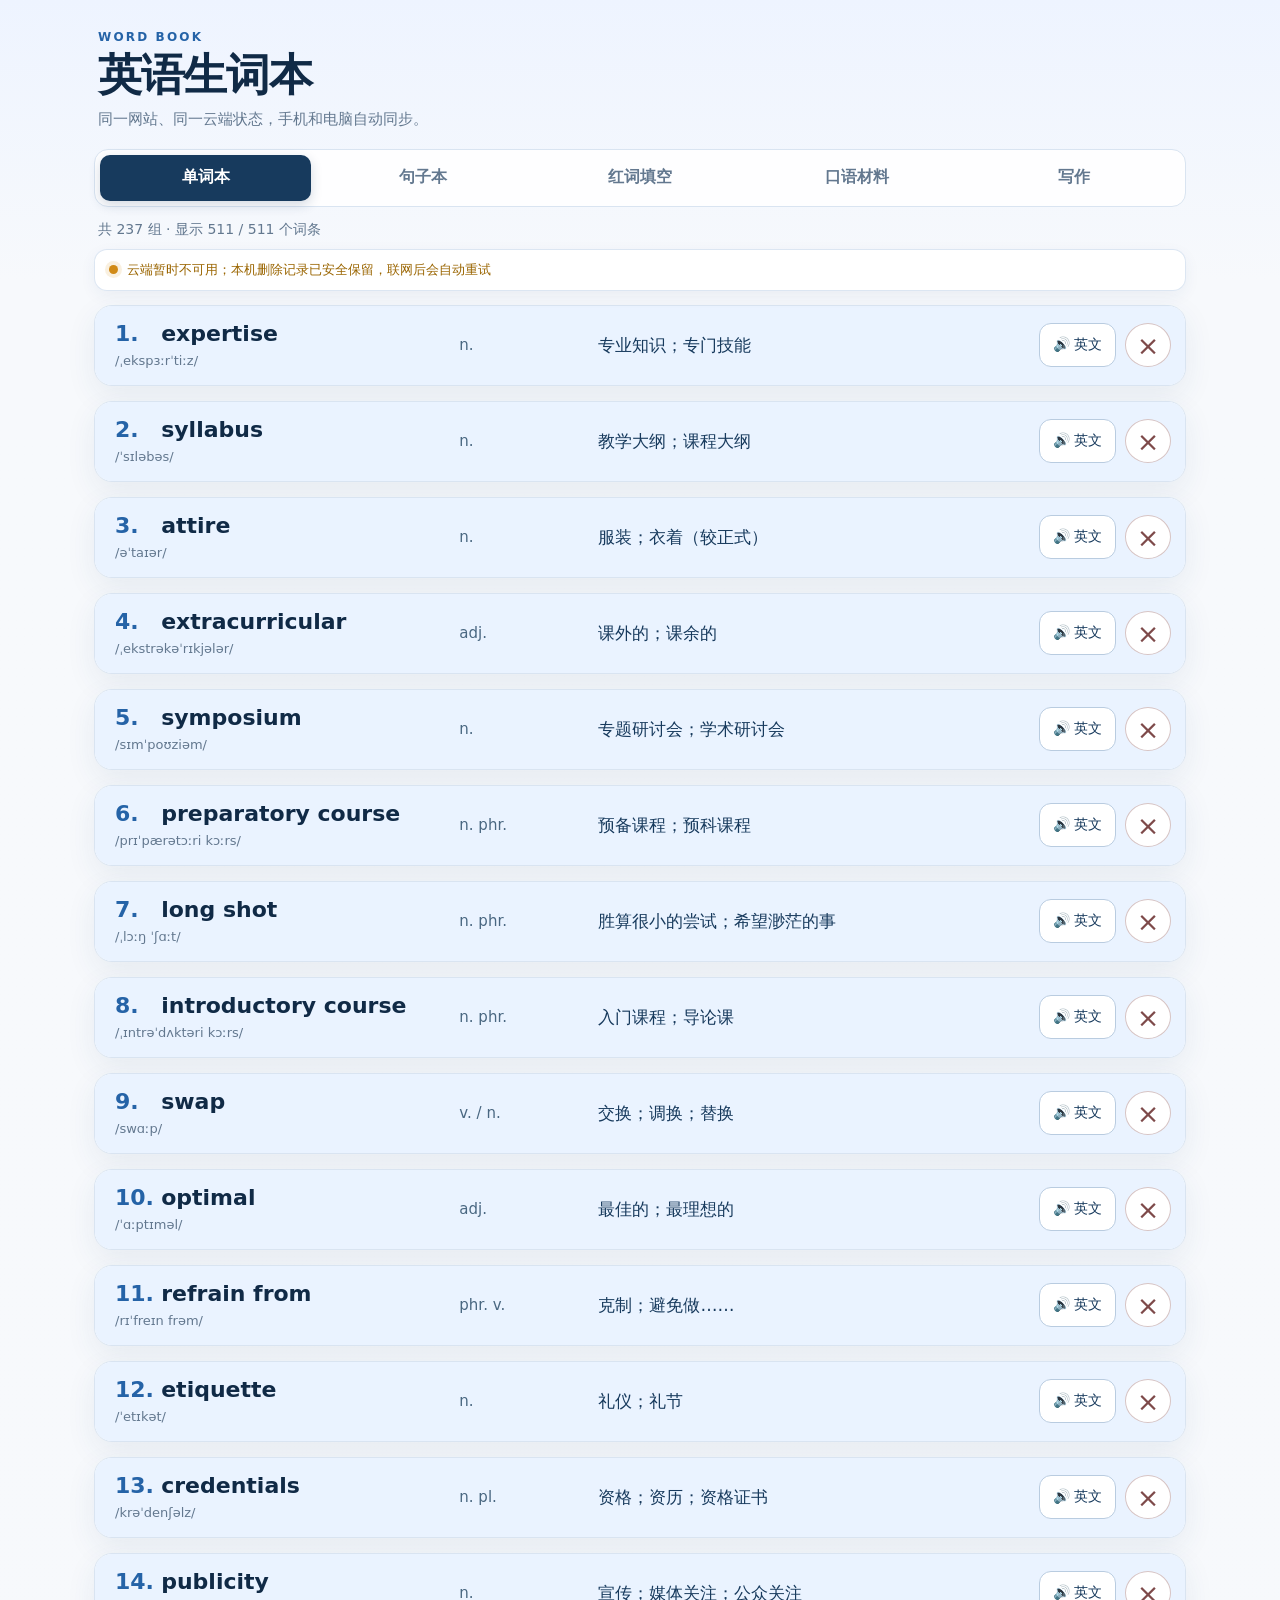
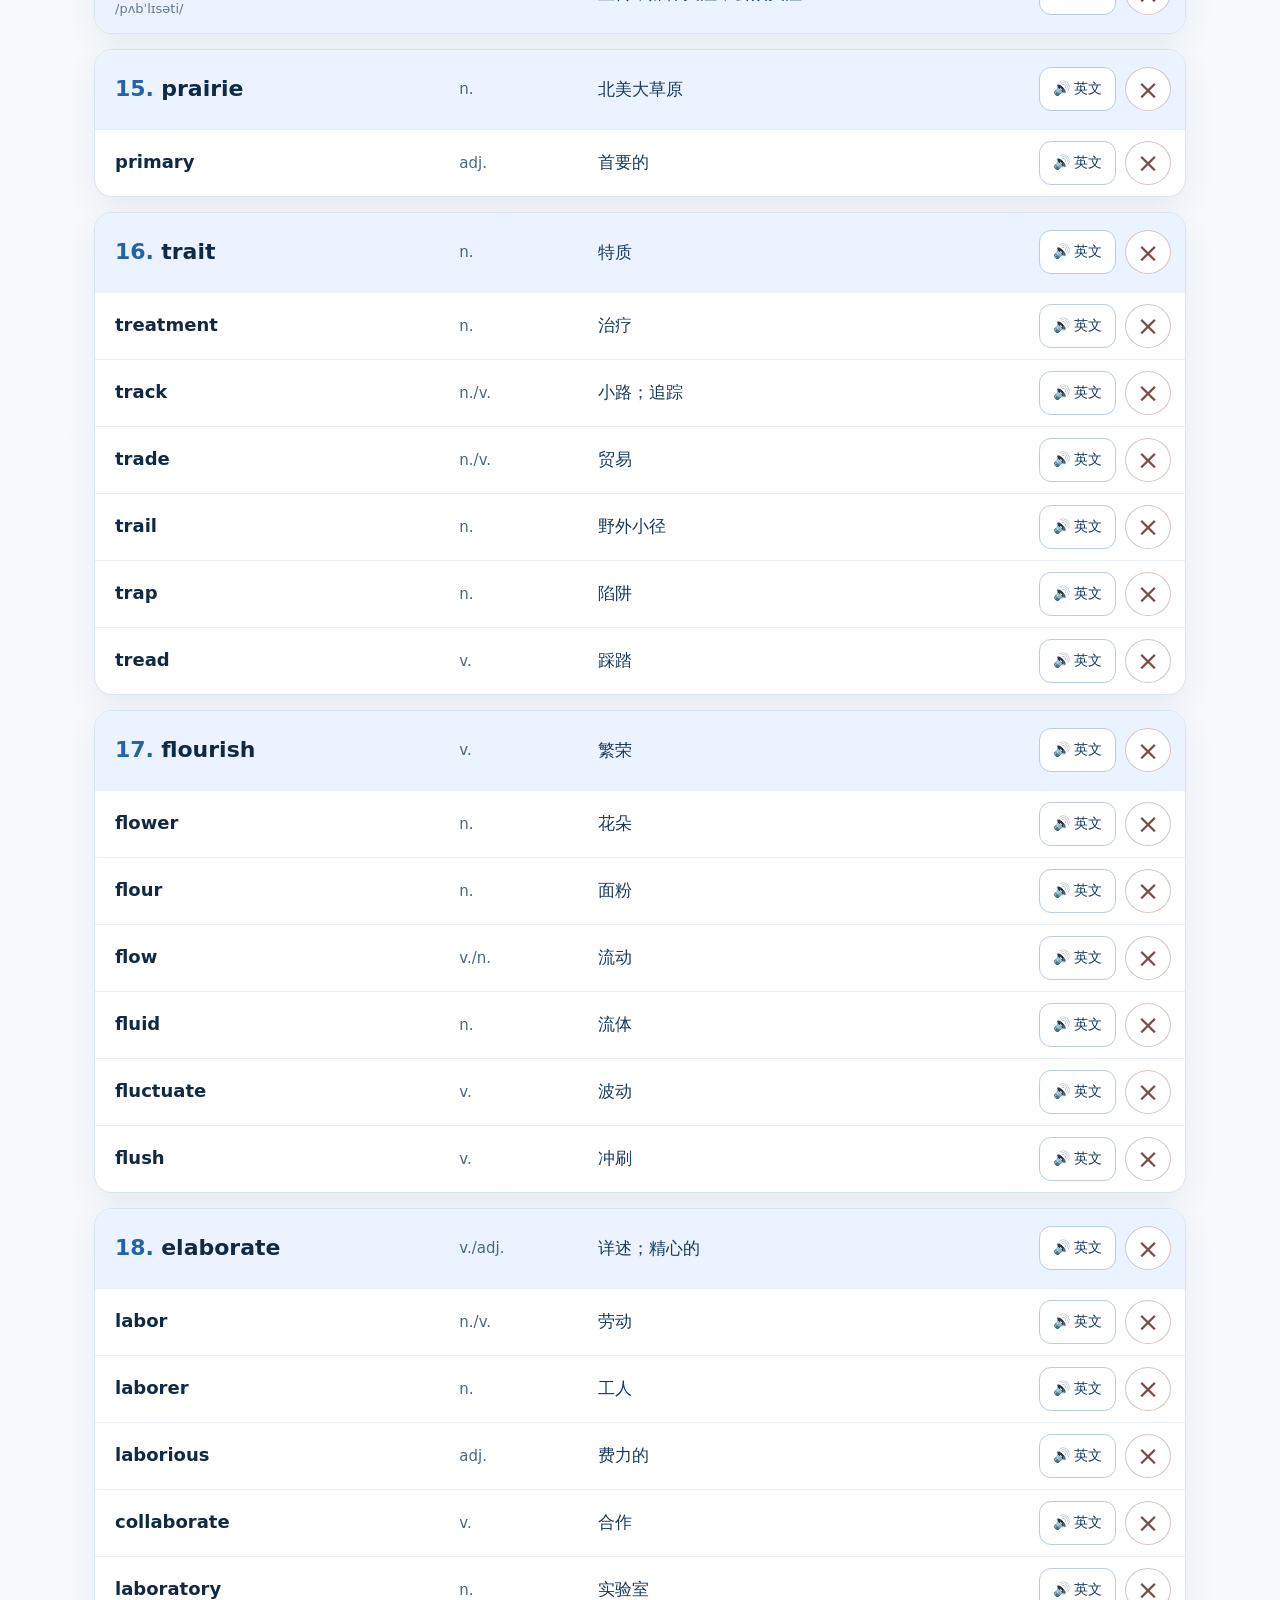
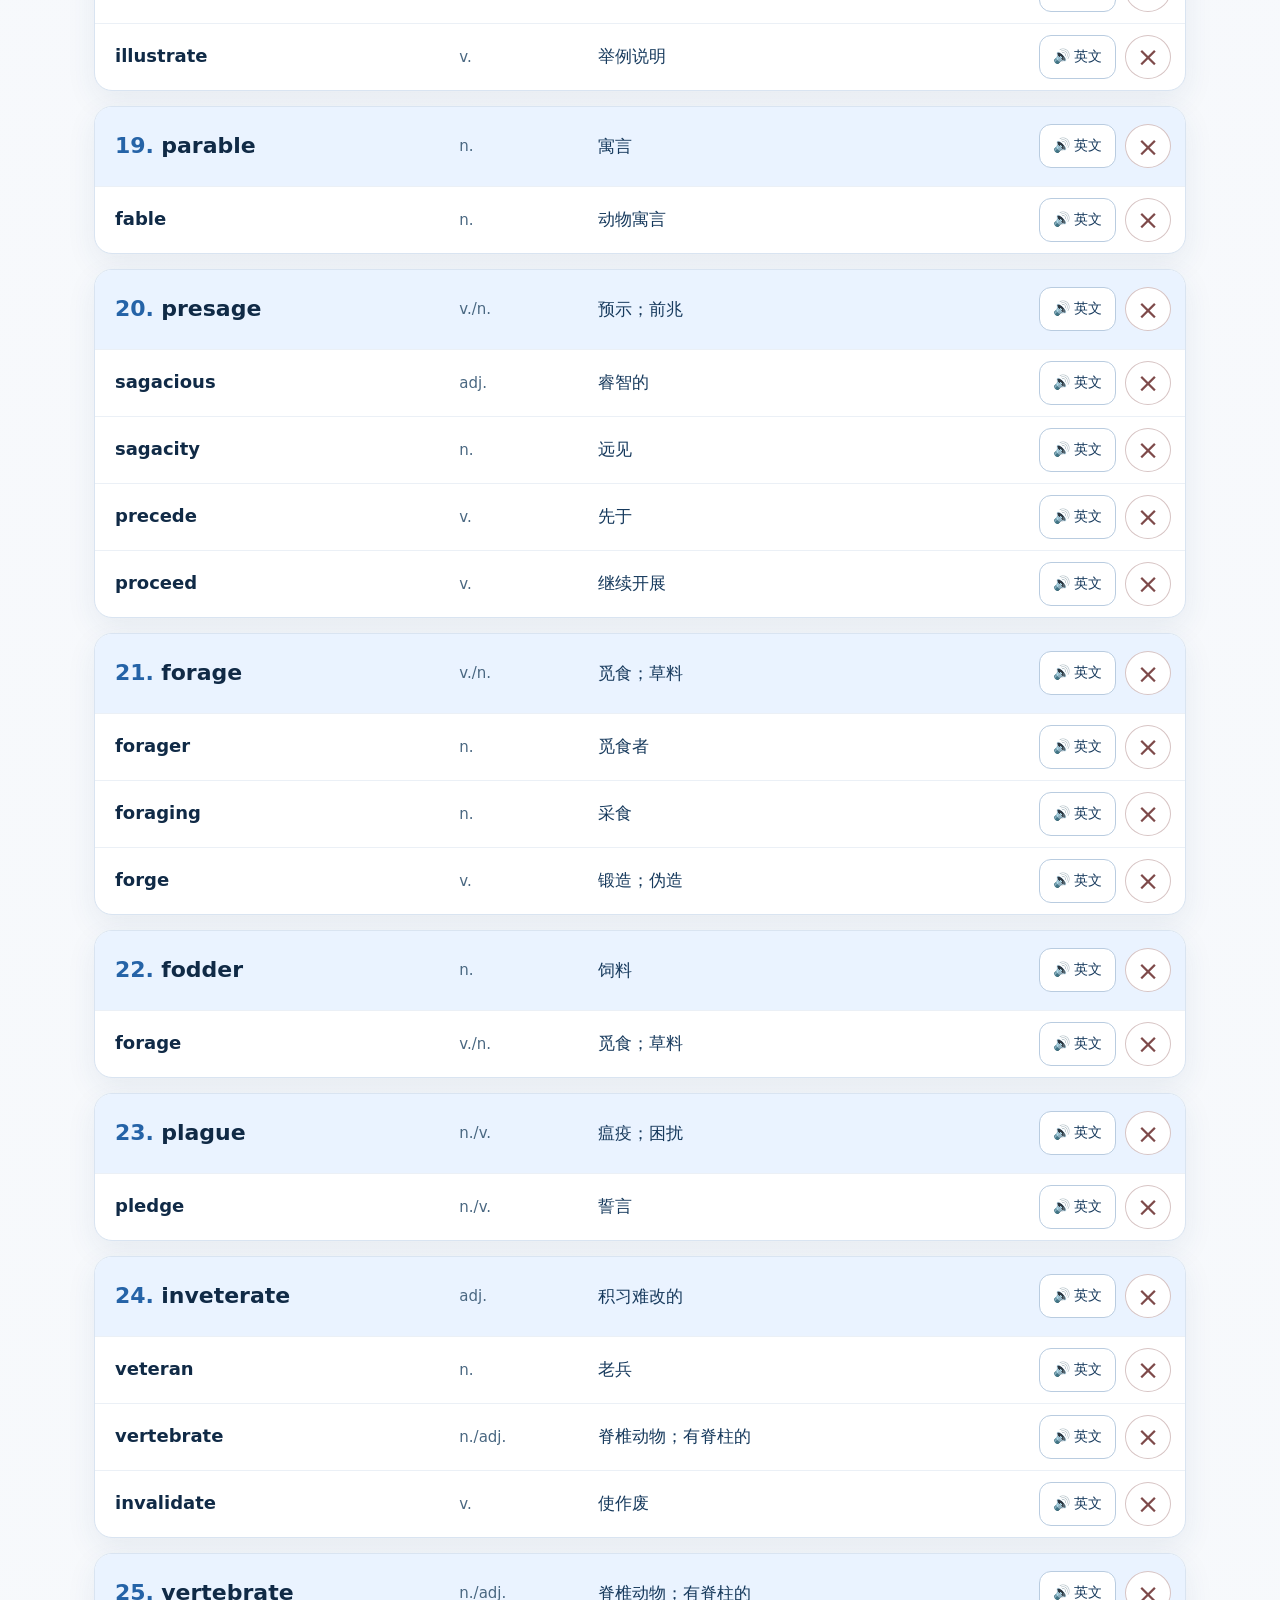
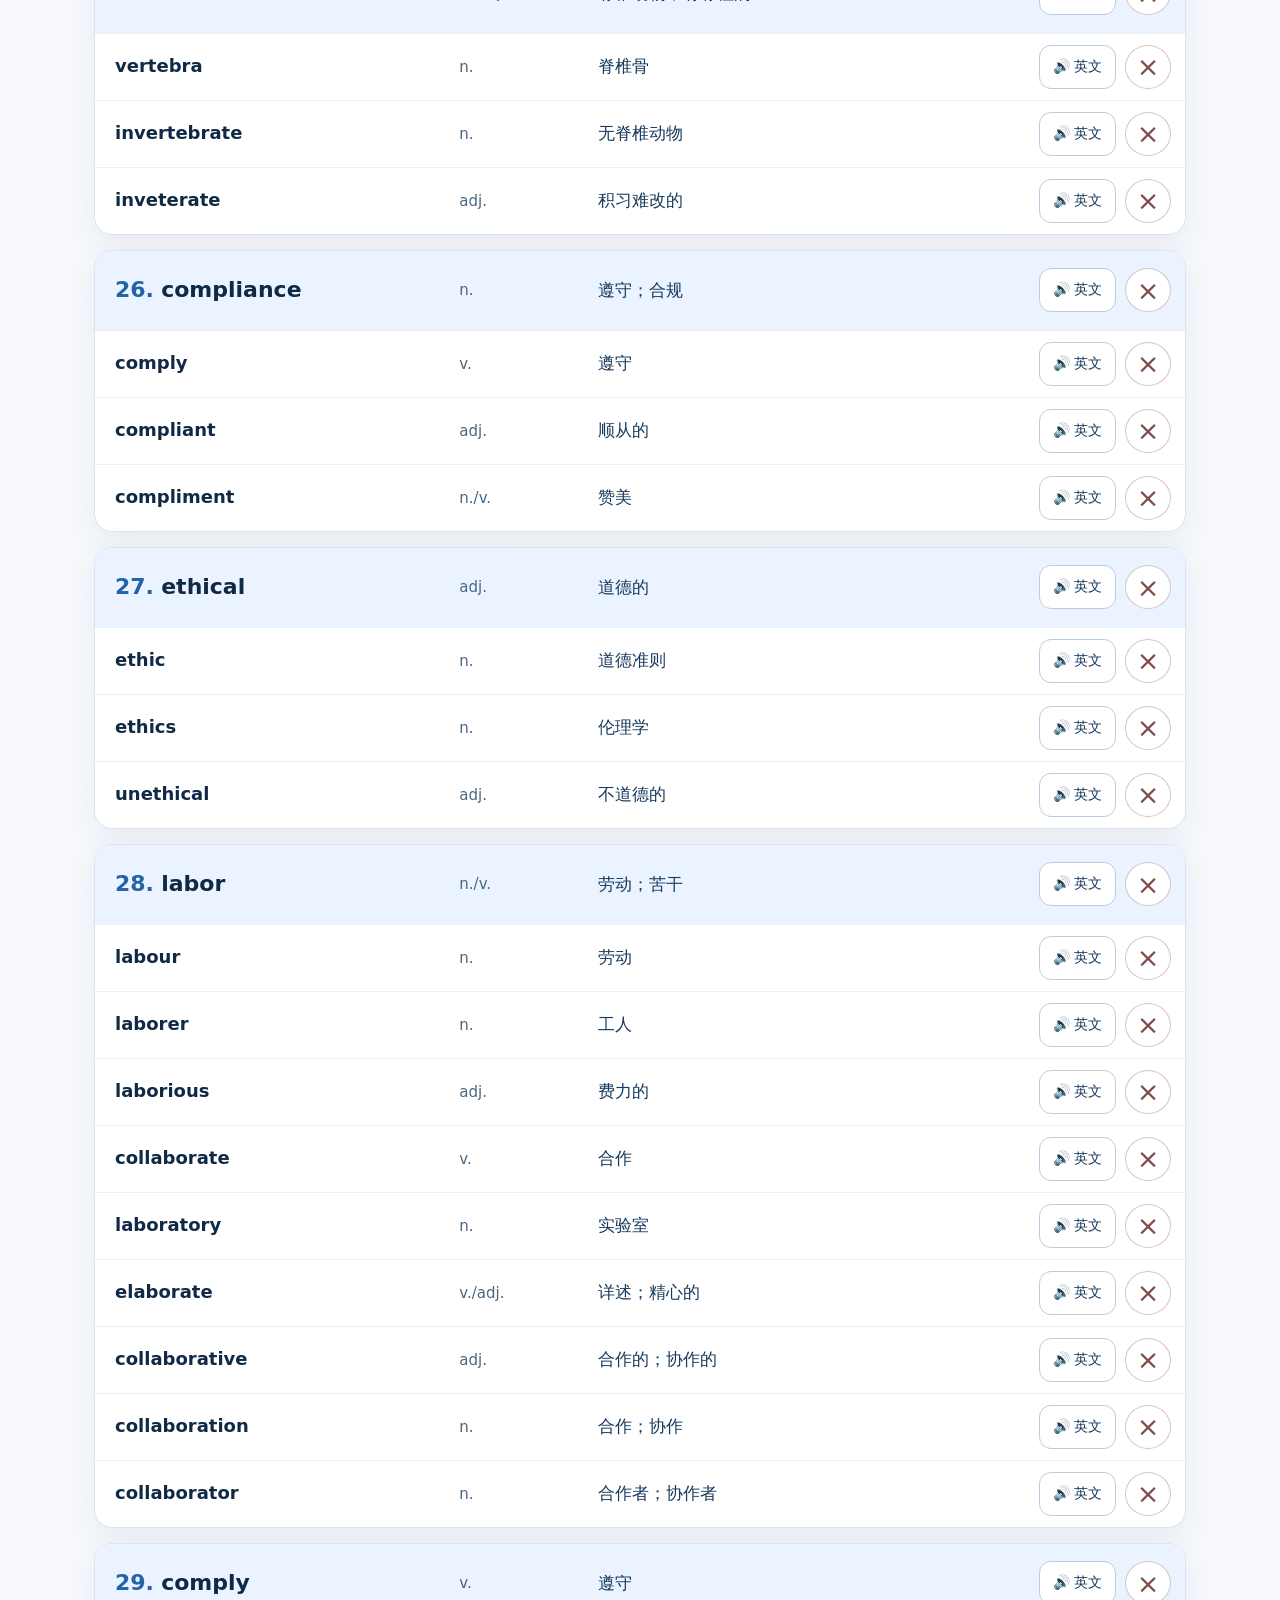
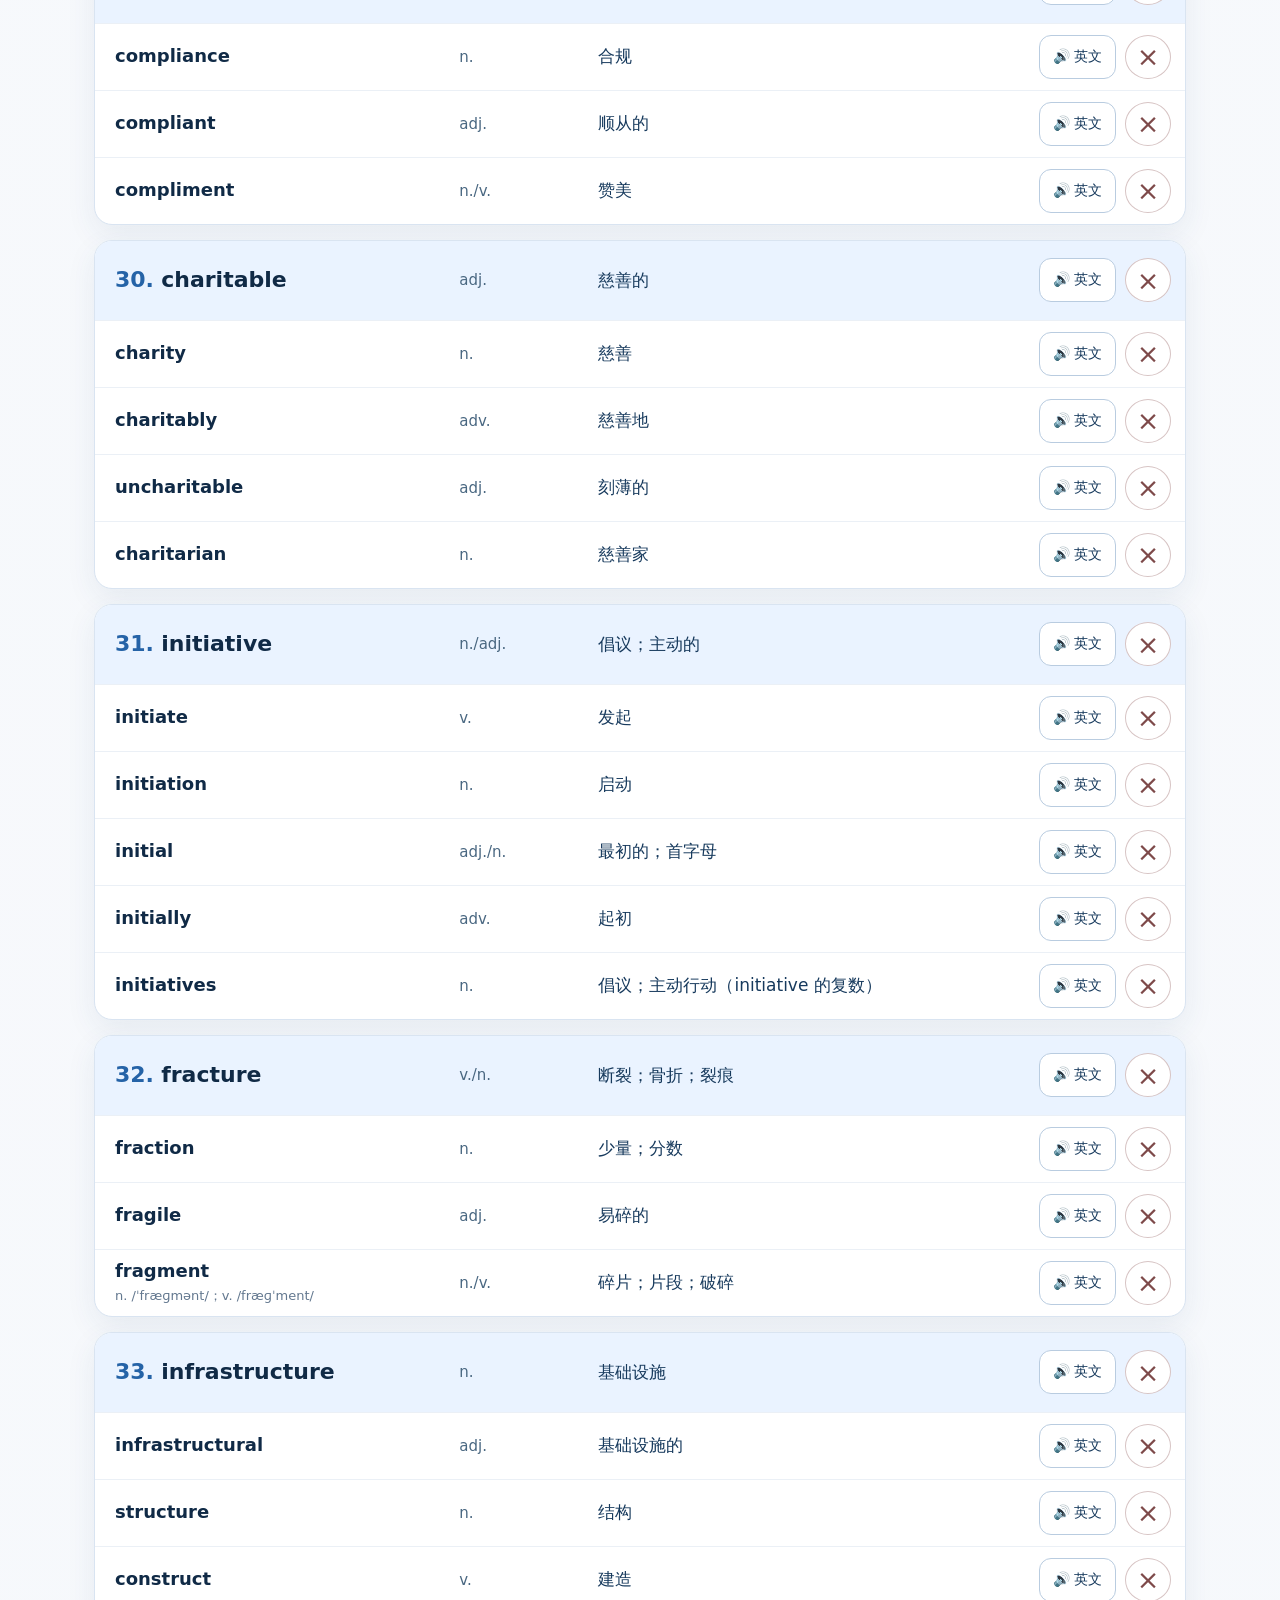
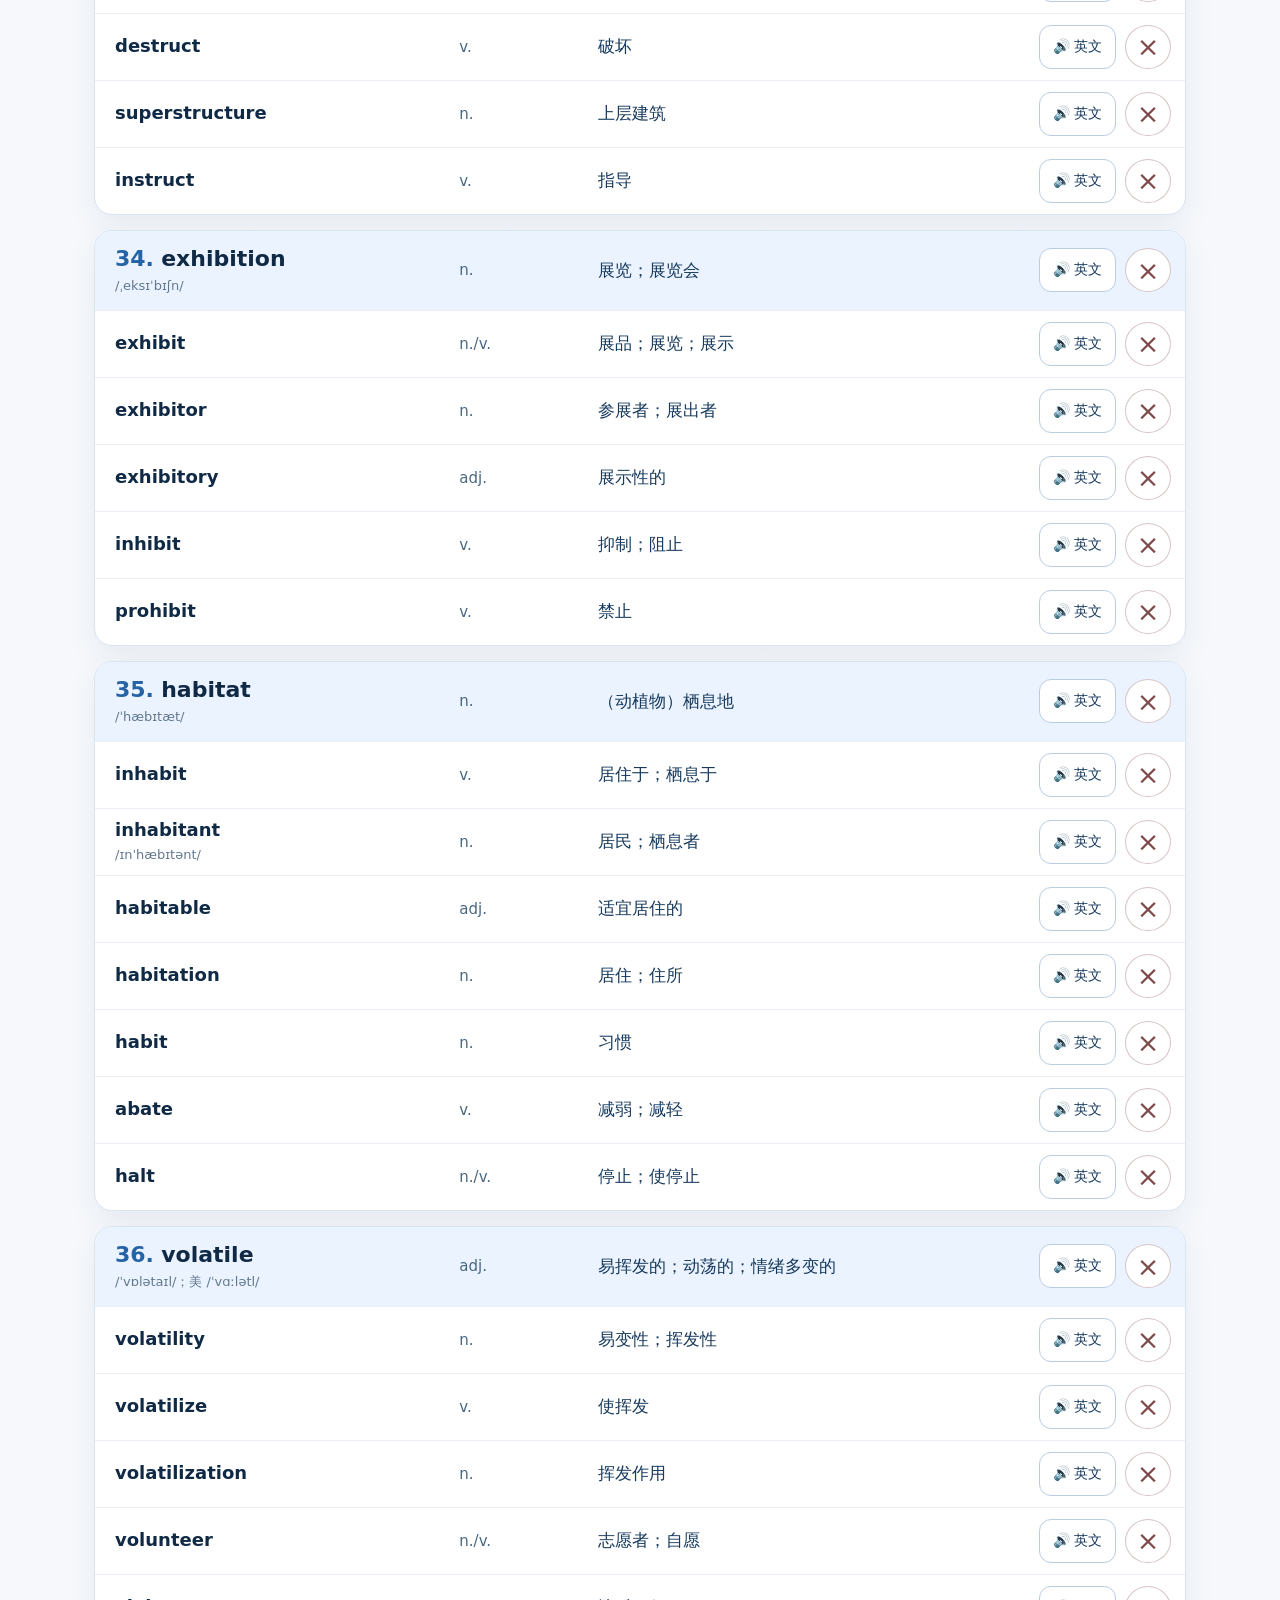
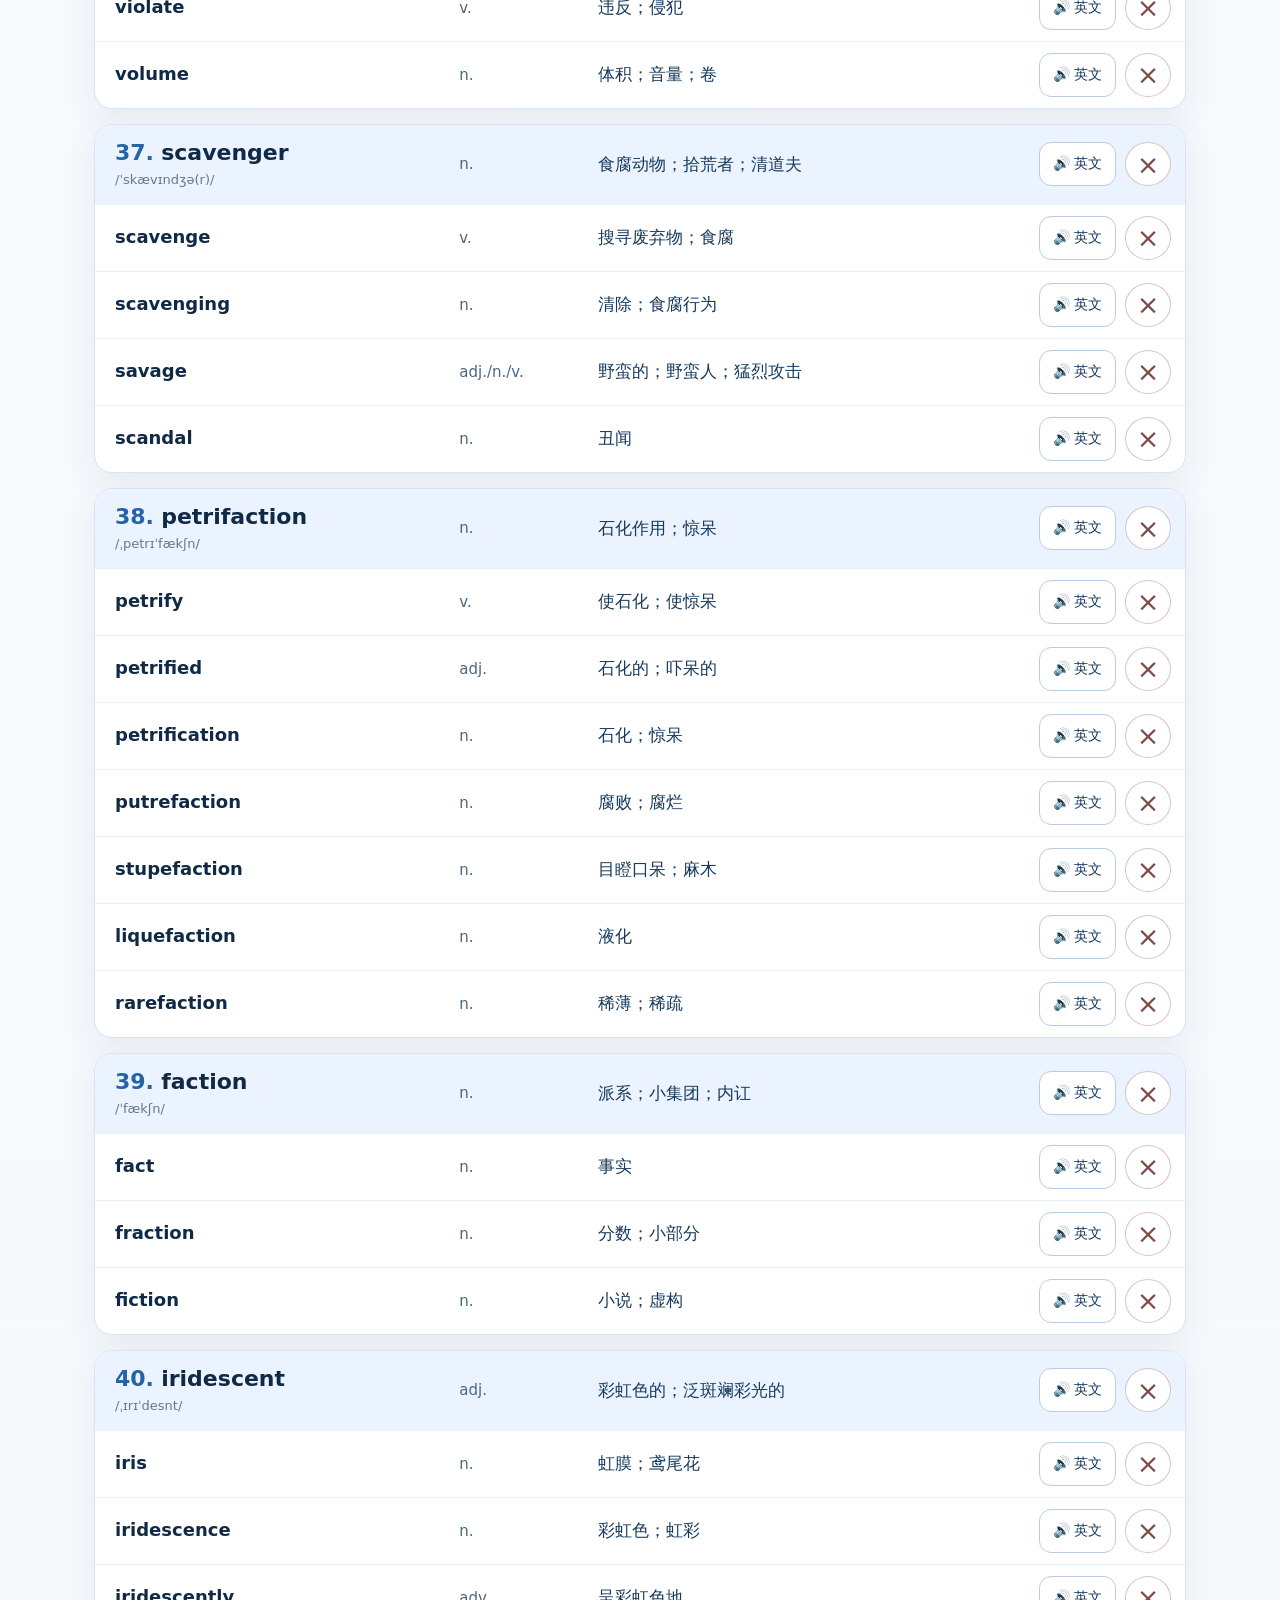
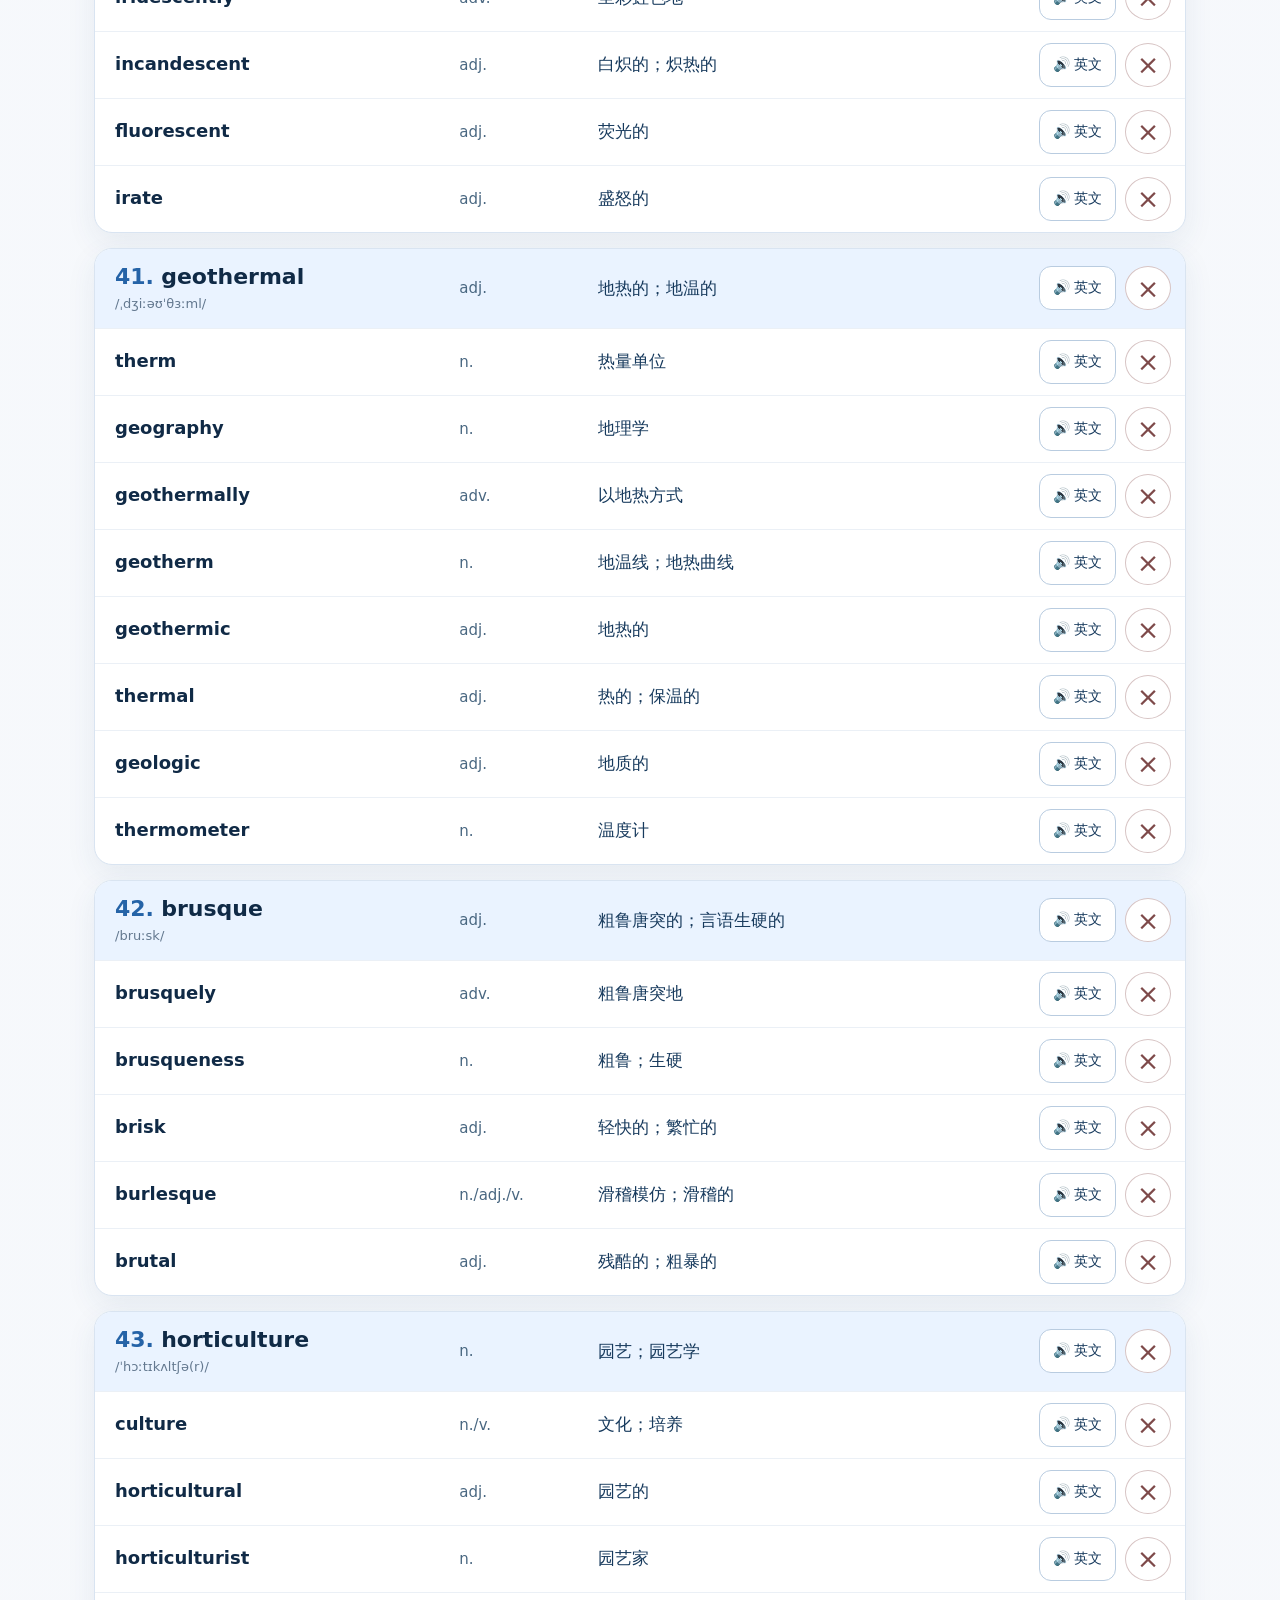
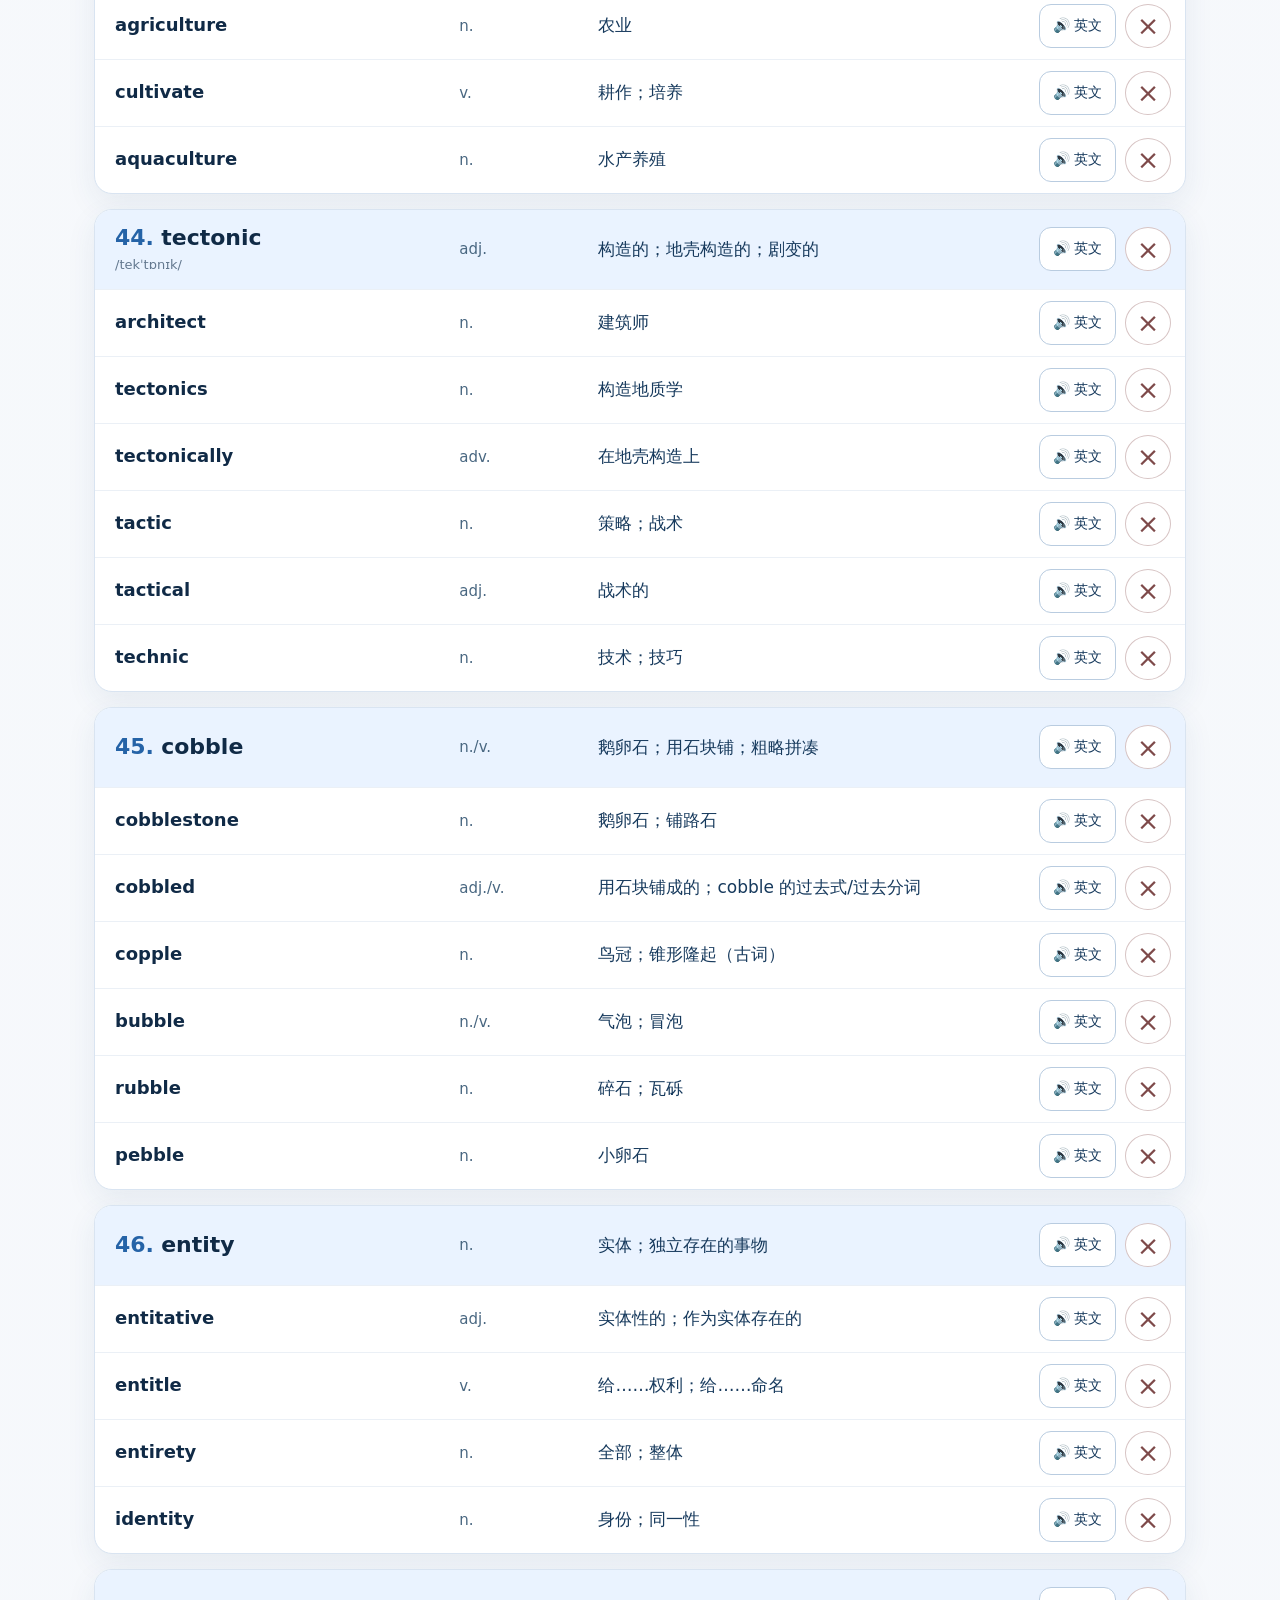
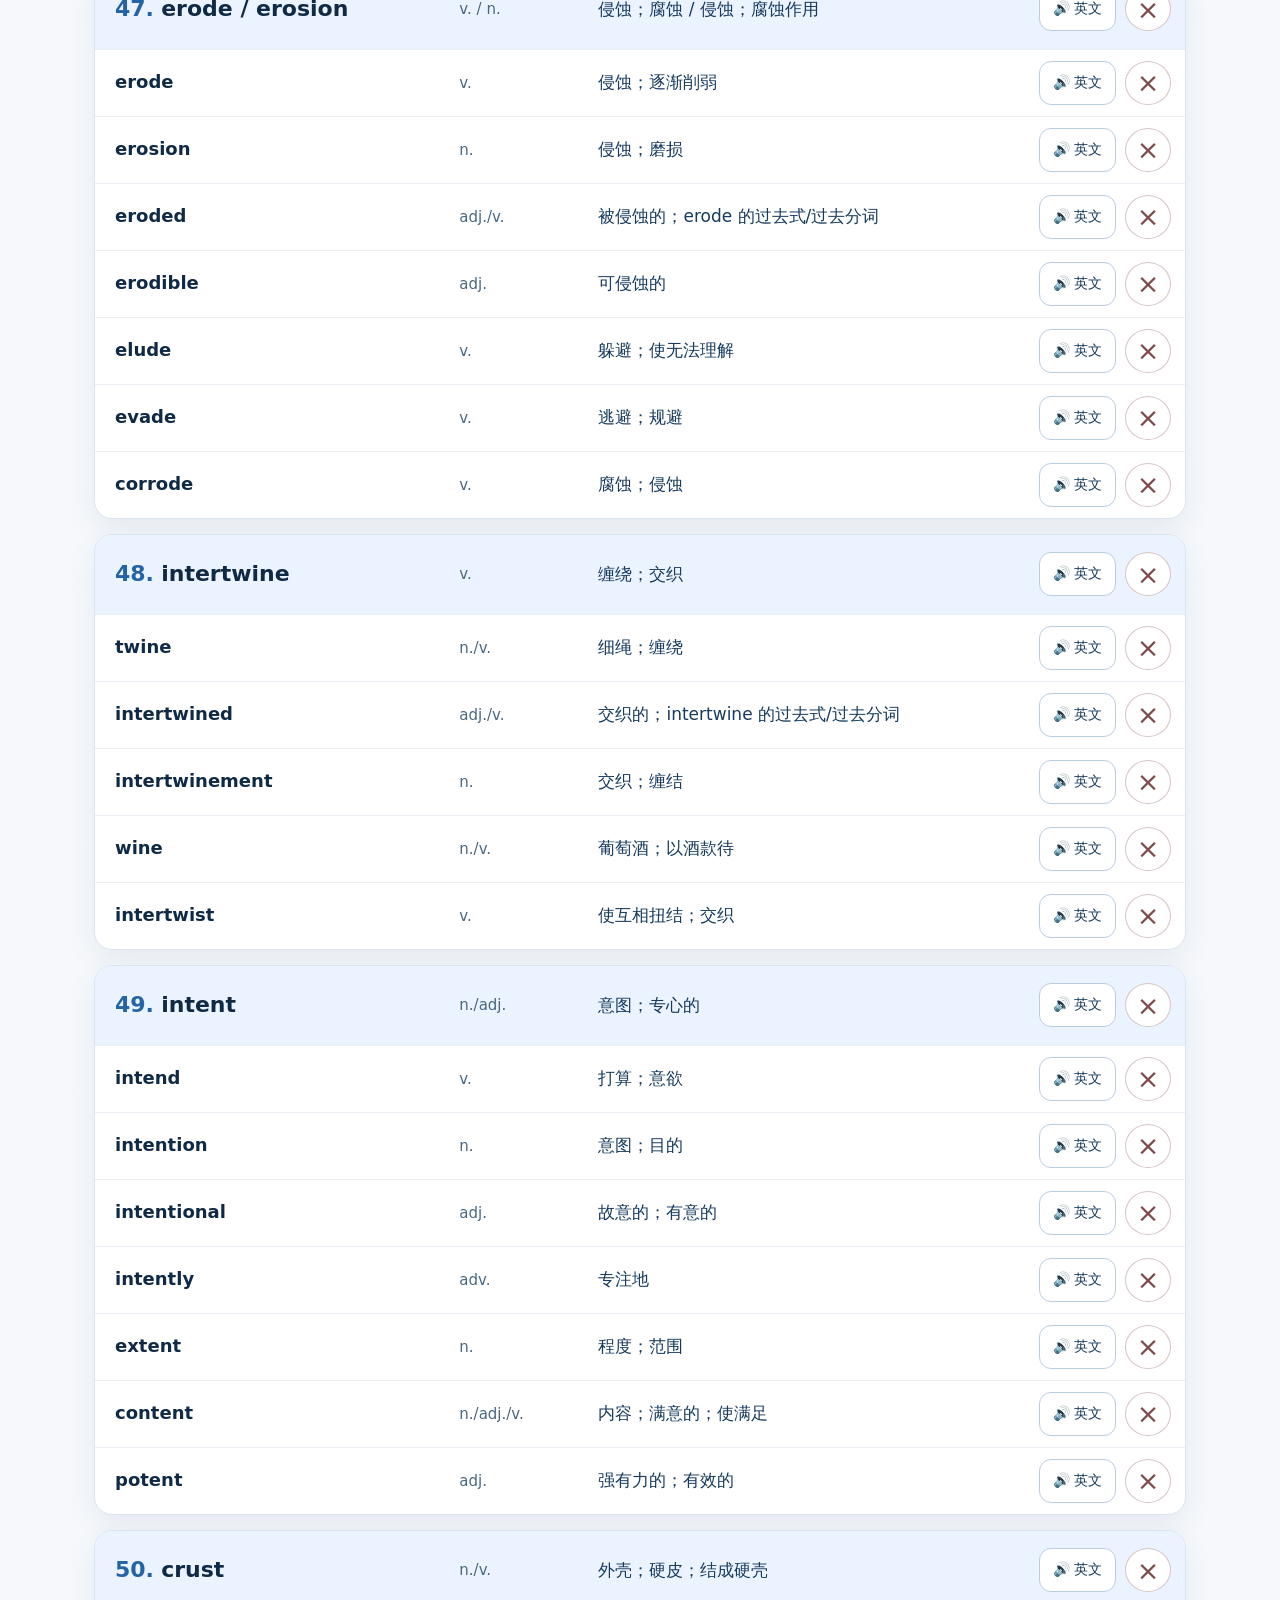
<file: index.html>
<!doctype html>
<html lang="zh-CN">
<head>
  <meta charset="utf-8">
  <meta name="viewport" content="width=device-width, initial-scale=1, viewport-fit=cover">
  <meta name="theme-color" content="#eef4ff">
  <meta name="description" content="支持手机和电脑云端同步的英语生词本">
  <meta http-equiv="Content-Security-Policy" content="default-src 'self'; connect-src 'self' https://api.keyval.org https://api.dictionaryapi.dev; media-src 'self' https://api.dictionaryapi.dev https://ssl.gstatic.com; img-src 'self' data:; style-src 'self'; script-src 'self'; object-src 'none'; base-uri 'self'">
  <title>英语生词本</title>
  <link rel="stylesheet" href="./style.css">
</head>
<body>
  <main class="page-shell">
    <header class="page-header">
      <div>
        <p class="eyebrow">WORD BOOK</p>
        <h1>英语生词本</h1>
        <p class="intro">同一网站、同一云端状态，手机和电脑自动同步。</p>
      </div>
    </header>

    <nav class="site-nav" aria-label="内容切换">
      <button type="button" class="site-nav-button is-active" data-route="wordbook" aria-current="page">单词本</button>
      <button type="button" class="site-nav-button" data-route="listening">句子本</button>
      <button type="button" class="site-nav-button" data-route="cloze">红词填空</button>
      <button type="button" class="site-nav-button" data-route="speaking">口语材料</button>
      <button type="button" class="site-nav-button" data-route="writing">写作</button>
    </nav>

    <section id="wordbook-view" class="page-view" data-view="wordbook">
      <div id="summary" class="summary" aria-live="polite"></div>
      <div id="sync-status" class="sync-status" role="status" aria-live="polite">
        <span class="sync-dot" aria-hidden="true"></span>
        <span id="sync-text">正在读取本地词库…</span>
      </div>

      <section id="wordbook" class="wordbook" aria-label="易混单词列表"></section>
    </section>

    <section id="listening-view" class="page-view listening-view" data-view="listening" hidden>
      <div class="listening-header">
        <div>
          <p class="eyebrow">SENTENCE BOOK</p>
          <h2>句子本</h2>
        </div>
        <div class="learning-tabs" role="tablist" aria-label="学习状态">
          <button type="button" id="unknown-tab" class="learning-tab is-active" data-learning-view="unknown" role="tab" aria-selected="true">
            未会（<span id="unknown-count">0</span>）
          </button>
          <button type="button" id="known-tab" class="learning-tab" data-learning-view="known" role="tab" aria-selected="false">
            已会（<span id="known-count">0</span>）
          </button>
        </div>
      </div>

      <div id="listening-sync-status" class="sync-status" role="status" aria-live="polite">
        <span class="sync-dot" aria-hidden="true"></span>
        <span id="listening-sync-text">打开“句子本”后将读取云端学习状态</span>
      </div>

      <div id="meaning-sync-status" class="meaning-sync-status" role="status" aria-live="polite">
        <span id="meaning-sync-text">中文释义支持点击 ✎ 后编辑，并自动同步到手机和电脑</span>
      </div>

      <div id="listening-list" class="listening-list" role="tabpanel" aria-live="polite"></div>
    </section>

    <section id="speaking-view" class="page-view speaking-view" data-view="speaking" hidden>
      <iframe
        id="speaking-material-frame"
        class="speaking-material-frame"
        data-material-frame="speaking"
        src="./speaking-material.html"
        title="口语材料"
        loading="eager"
        scrolling="no"
      ></iframe>
    </section>

    <section id="cloze-view" class="page-view cloze-view" data-view="cloze" hidden>
      <iframe
        id="red-cloze-frame"
        class="speaking-material-frame"
        data-material-frame="cloze"
        src="./red-cloze.html"
        title="红词搭配填空"
        loading="eager"
        scrolling="no"
      ></iframe>
    </section>

    <section id="writing-view" class="page-view writing-view" data-view="writing" hidden>
      <iframe
        id="writing-material-frame"
        class="speaking-material-frame"
        data-material-frame="writing"
        src="./writing-material.html"
        title="写作材料"
        loading="eager"
        scrolling="no"
      ></iframe>
    </section>

    <noscript><p class="empty-state">请启用 JavaScript 后使用词库。</p></noscript>
  </main>

  <script src="./data.js"></script>
  <script src="./wordbook-campus-data.js"></script>
  <script src="./listening-data.js"></script>
  <script src="./listening-campus-data.js"></script>
  <script src="./config.js"></script>
  <script src="./audio.js"></script>
  <script src="./sync.js"></script>
  <script src="./listening-sync.js"></script>
  <script src="./listening-meaning-sync.js"></script>
  <script src="./app.js"></script>
  <script src="./listening.js"></script>
</body>
</html>
</file>
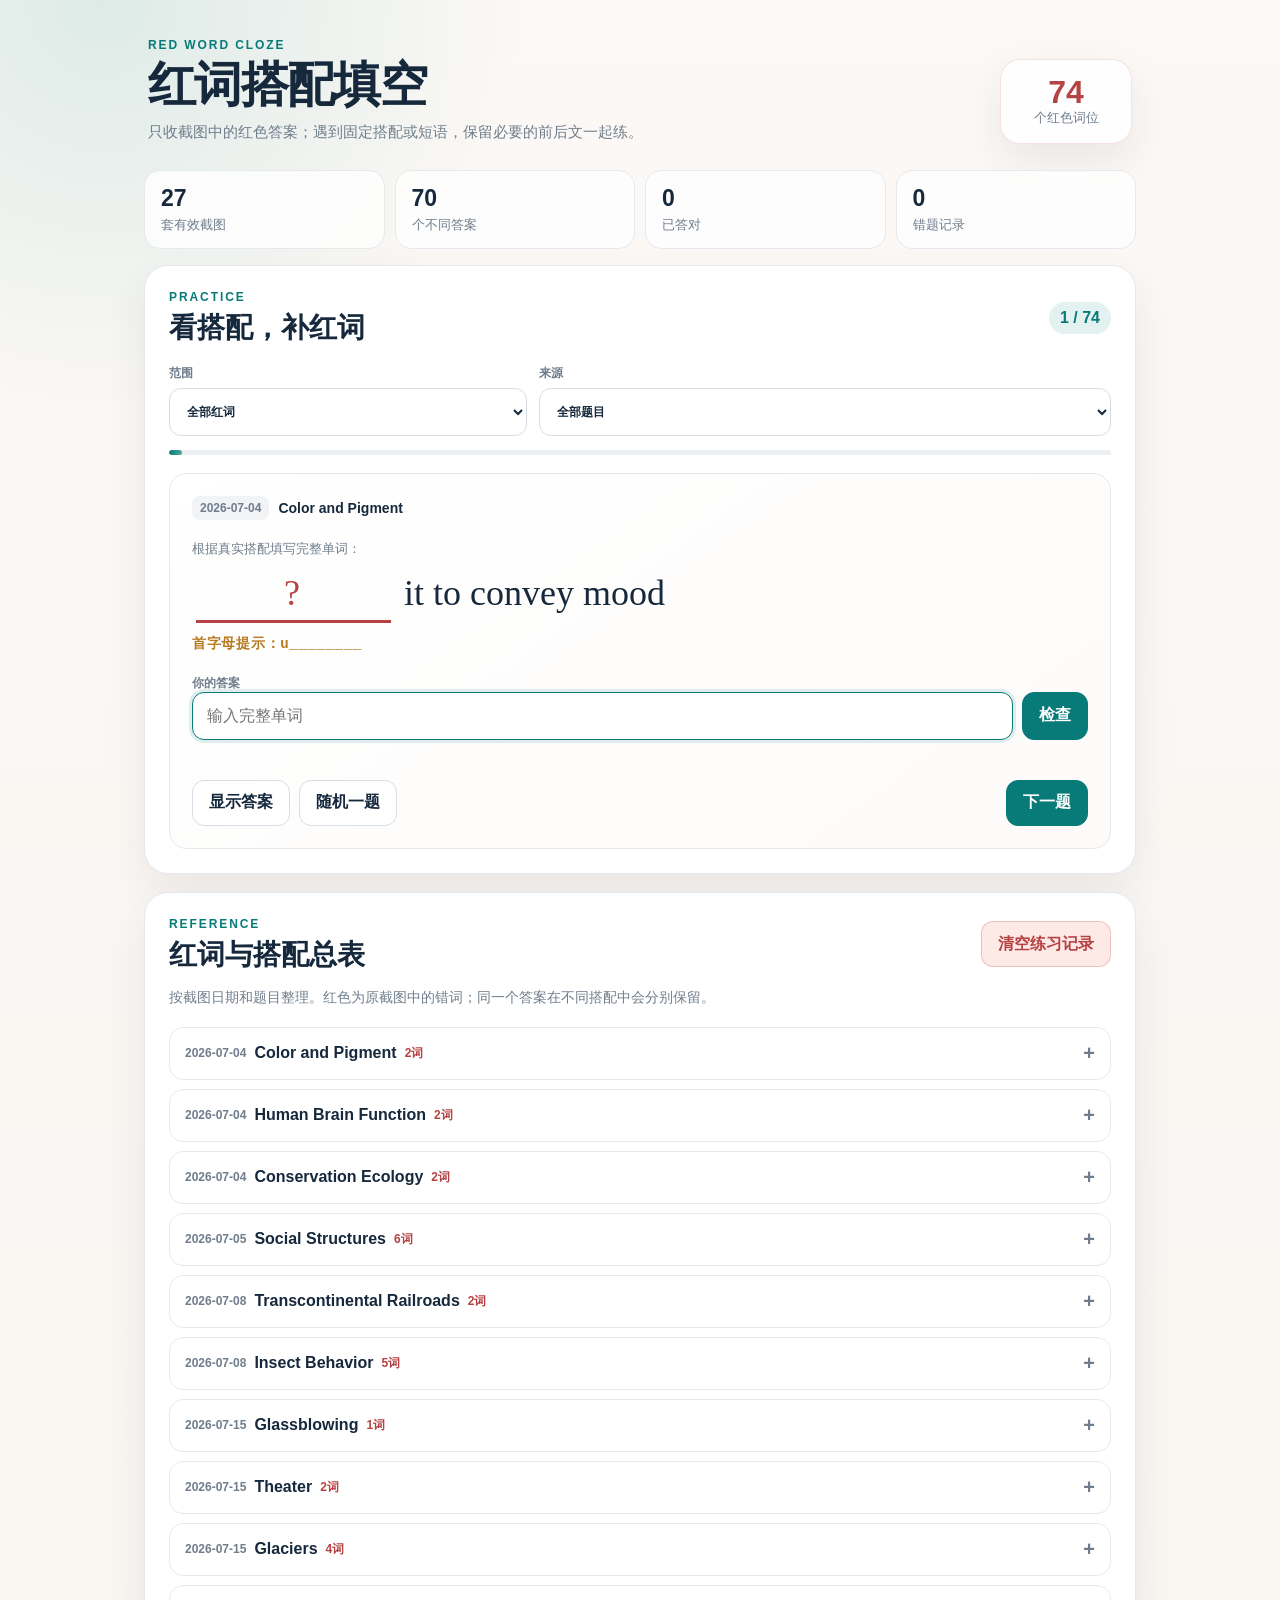
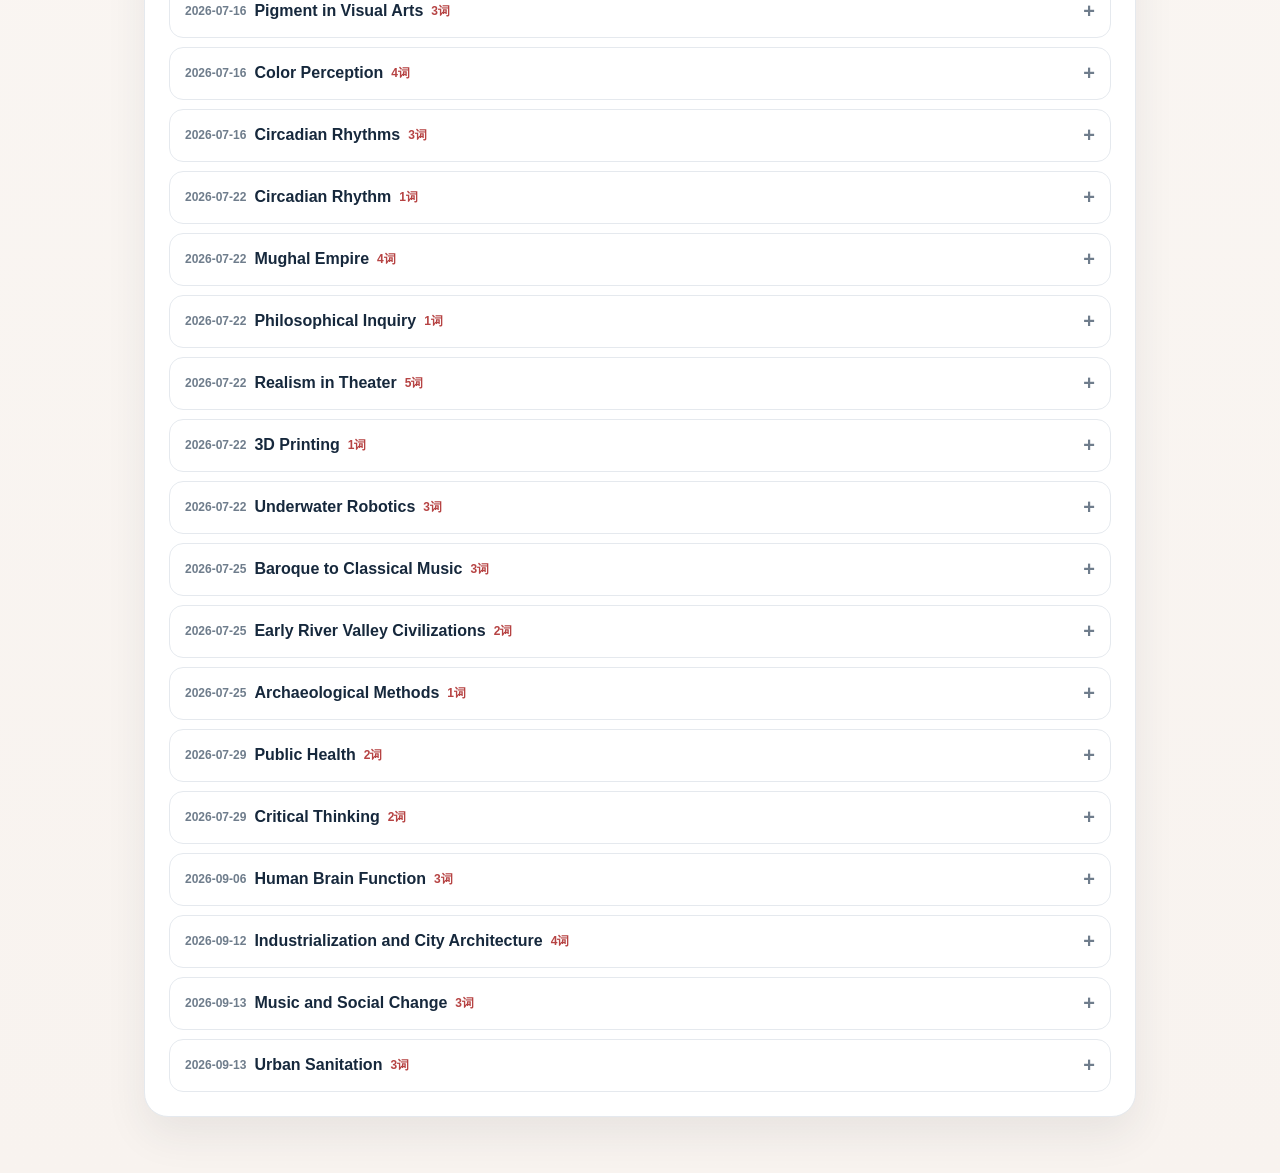
<file: red-cloze.html>
<!doctype html>
<html lang="zh-CN">
<head>
  <meta charset="utf-8">
  <meta name="viewport" content="width=device-width, initial-scale=1, viewport-fit=cover">
  <meta name="theme-color" content="#f8f3ef">
  <meta name="description" content="从真题截图提取的红色错词与搭配填空练习">
  <meta http-equiv="Content-Security-Policy" content="default-src 'self'; style-src 'self'; script-src 'self'; object-src 'none'; base-uri 'self'">
  <title>红词搭配填空</title>
  <link rel="stylesheet" href="./red-cloze.css">
</head>
<body>
  <main class="cloze-shell">
    <header class="hero">
      <div>
        <p class="eyebrow">RED WORD CLOZE</p>
        <h1>红词搭配填空</h1>
        <p class="hero-copy">只收截图中的红色答案；遇到固定搭配或短语，保留必要的前后文一起练。</p>
      </div>
      <div class="hero-count" aria-label="材料统计">
        <strong id="total-count">74</strong>
        <span>个红色词位</span>
      </div>
    </header>

    <section class="stats-grid" aria-label="练习进度">
      <article><strong id="source-count">27</strong><span>套有效截图</span></article>
      <article><strong id="unique-count">70</strong><span>个不同答案</span></article>
      <article><strong id="mastered-count">0</strong><span>已答对</span></article>
      <article><strong id="wrong-count">0</strong><span>错题记录</span></article>
    </section>

    <section class="practice-card" aria-labelledby="practice-title">
      <div class="practice-heading">
        <div>
          <p class="section-label">PRACTICE</p>
          <h2 id="practice-title">看搭配，补红词</h2>
        </div>
        <span id="position" class="position">1 / 74</span>
      </div>

      <div class="filters">
        <label>
          <span>范围</span>
          <select id="pool-mode">
            <option value="all">全部红词</option>
            <option value="unmastered">只练未答对</option>
            <option value="wrong">只练错题</option>
          </select>
        </label>
        <label>
          <span>来源</span>
          <select id="source-filter">
            <option value="all">全部题目</option>
          </select>
        </label>
      </div>

      <div class="progress-track" aria-hidden="true"><span id="progress-bar"></span></div>

      <article id="question-card" class="question-card">
        <div class="source-line">
          <span id="question-date" class="date-chip"></span>
          <span id="question-source" class="source-name"></span>
        </div>
        <p class="instruction">根据真实搭配填写完整单词：</p>
        <p id="question-phrase" class="question-phrase" aria-live="polite"></p>
        <p id="letter-hint" class="letter-hint"></p>

        <form id="answer-form" class="answer-form">
          <label for="answer-input">你的答案</label>
          <div class="answer-row">
            <input id="answer-input" type="text" inputmode="text" autocomplete="off" autocapitalize="none" spellcheck="false" maxlength="32" placeholder="输入完整单词">
            <button type="submit" class="primary-button">检查</button>
          </div>
        </form>

        <div id="feedback" class="feedback" role="status" aria-live="polite"></div>
        <p id="full-phrase" class="full-phrase" hidden></p>

        <div class="question-actions">
          <button id="reveal-button" type="button" class="secondary-button">显示答案</button>
          <button id="shuffle-button" type="button" class="secondary-button">随机一题</button>
          <button id="next-button" type="button" class="next-button">下一题</button>
        </div>
      </article>

      <div id="empty-state" class="empty-state" hidden>
        <strong>当前范围没有题目</strong>
        <p>可以切换到“全部红词”，或选择其他来源。</p>
      </div>
    </section>

    <section class="reference-card" aria-labelledby="reference-title">
      <div class="reference-heading">
        <div>
          <p class="section-label">REFERENCE</p>
          <h2 id="reference-title">红词与搭配总表</h2>
        </div>
        <button id="reset-button" type="button" class="reset-button">清空练习记录</button>
      </div>
      <p class="reference-note">按截图日期和题目整理。红色为原截图中的错词；同一个答案在不同搭配中会分别保留。</p>
      <div id="reference-list" class="reference-list"></div>
    </section>
  </main>

  <script src="./red-cloze-data.js"></script>
  <script src="./red-cloze.js"></script>
</body>
</html>
</file>
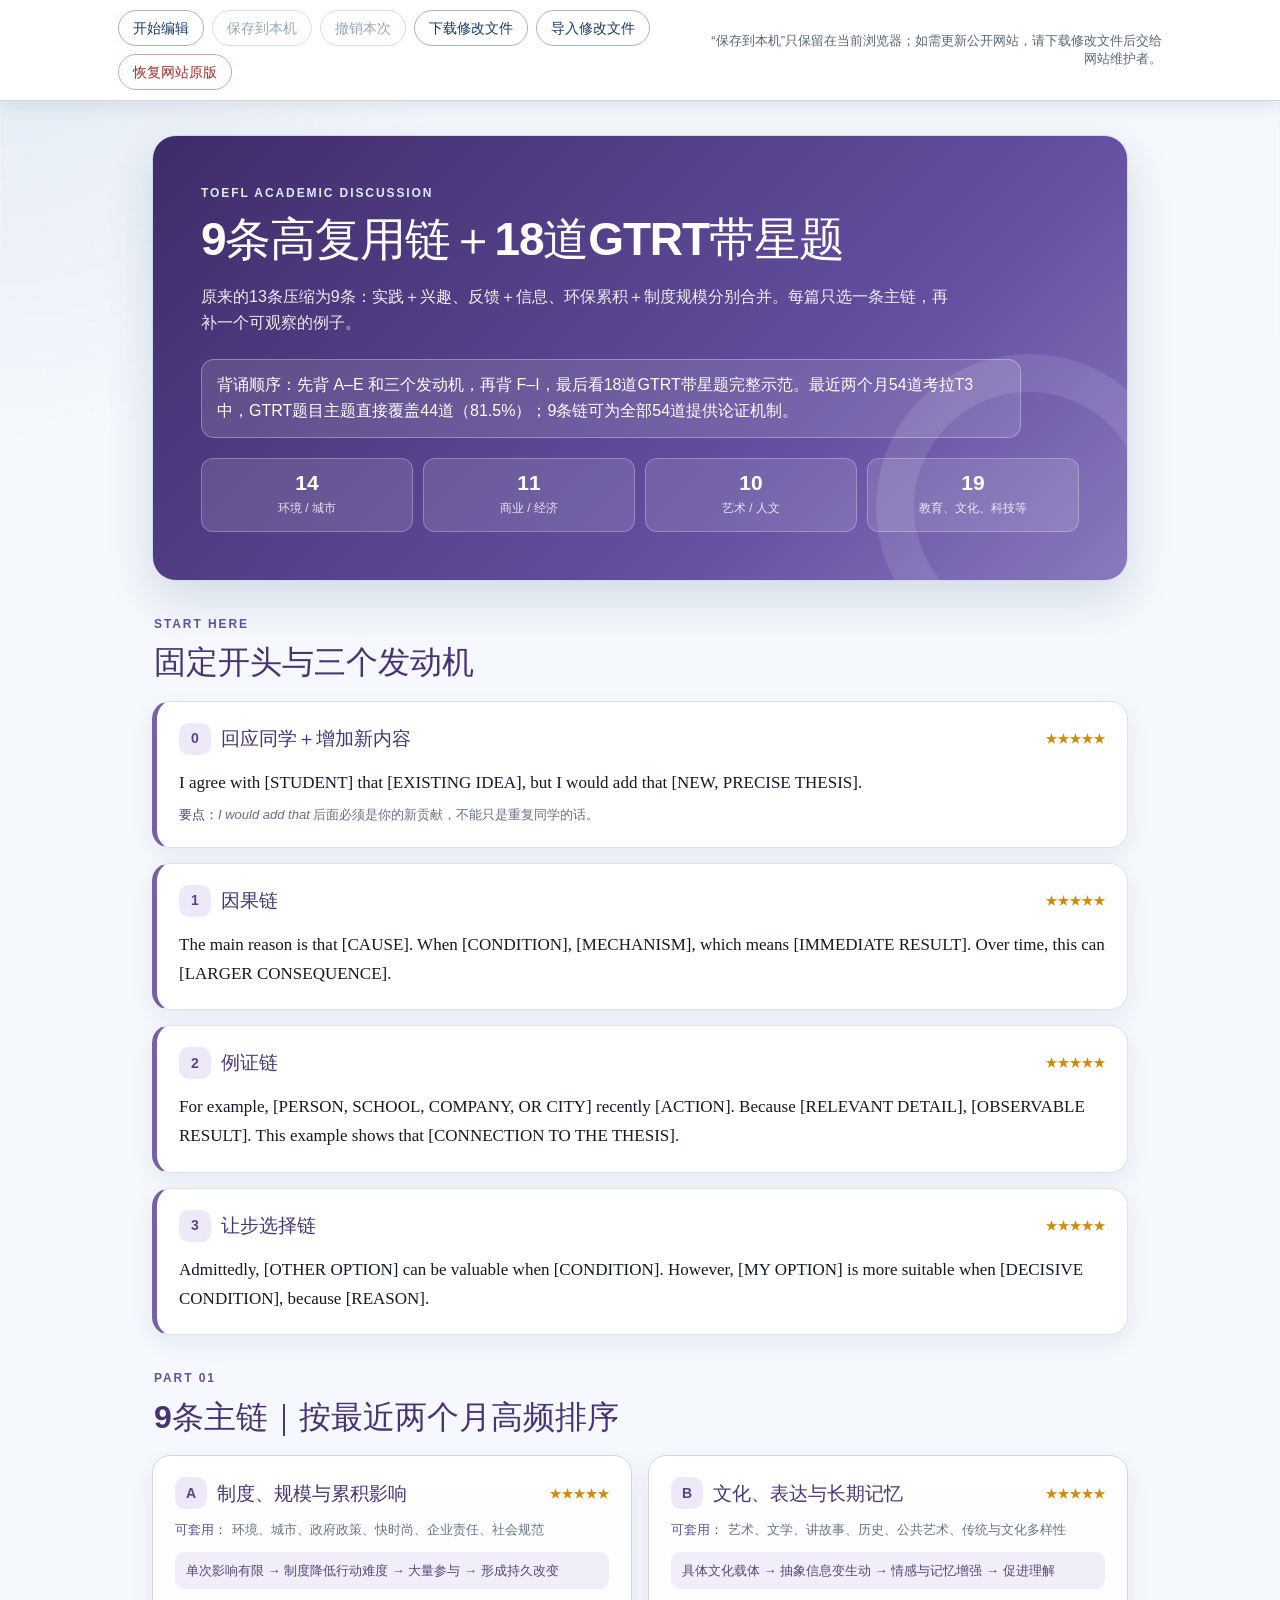
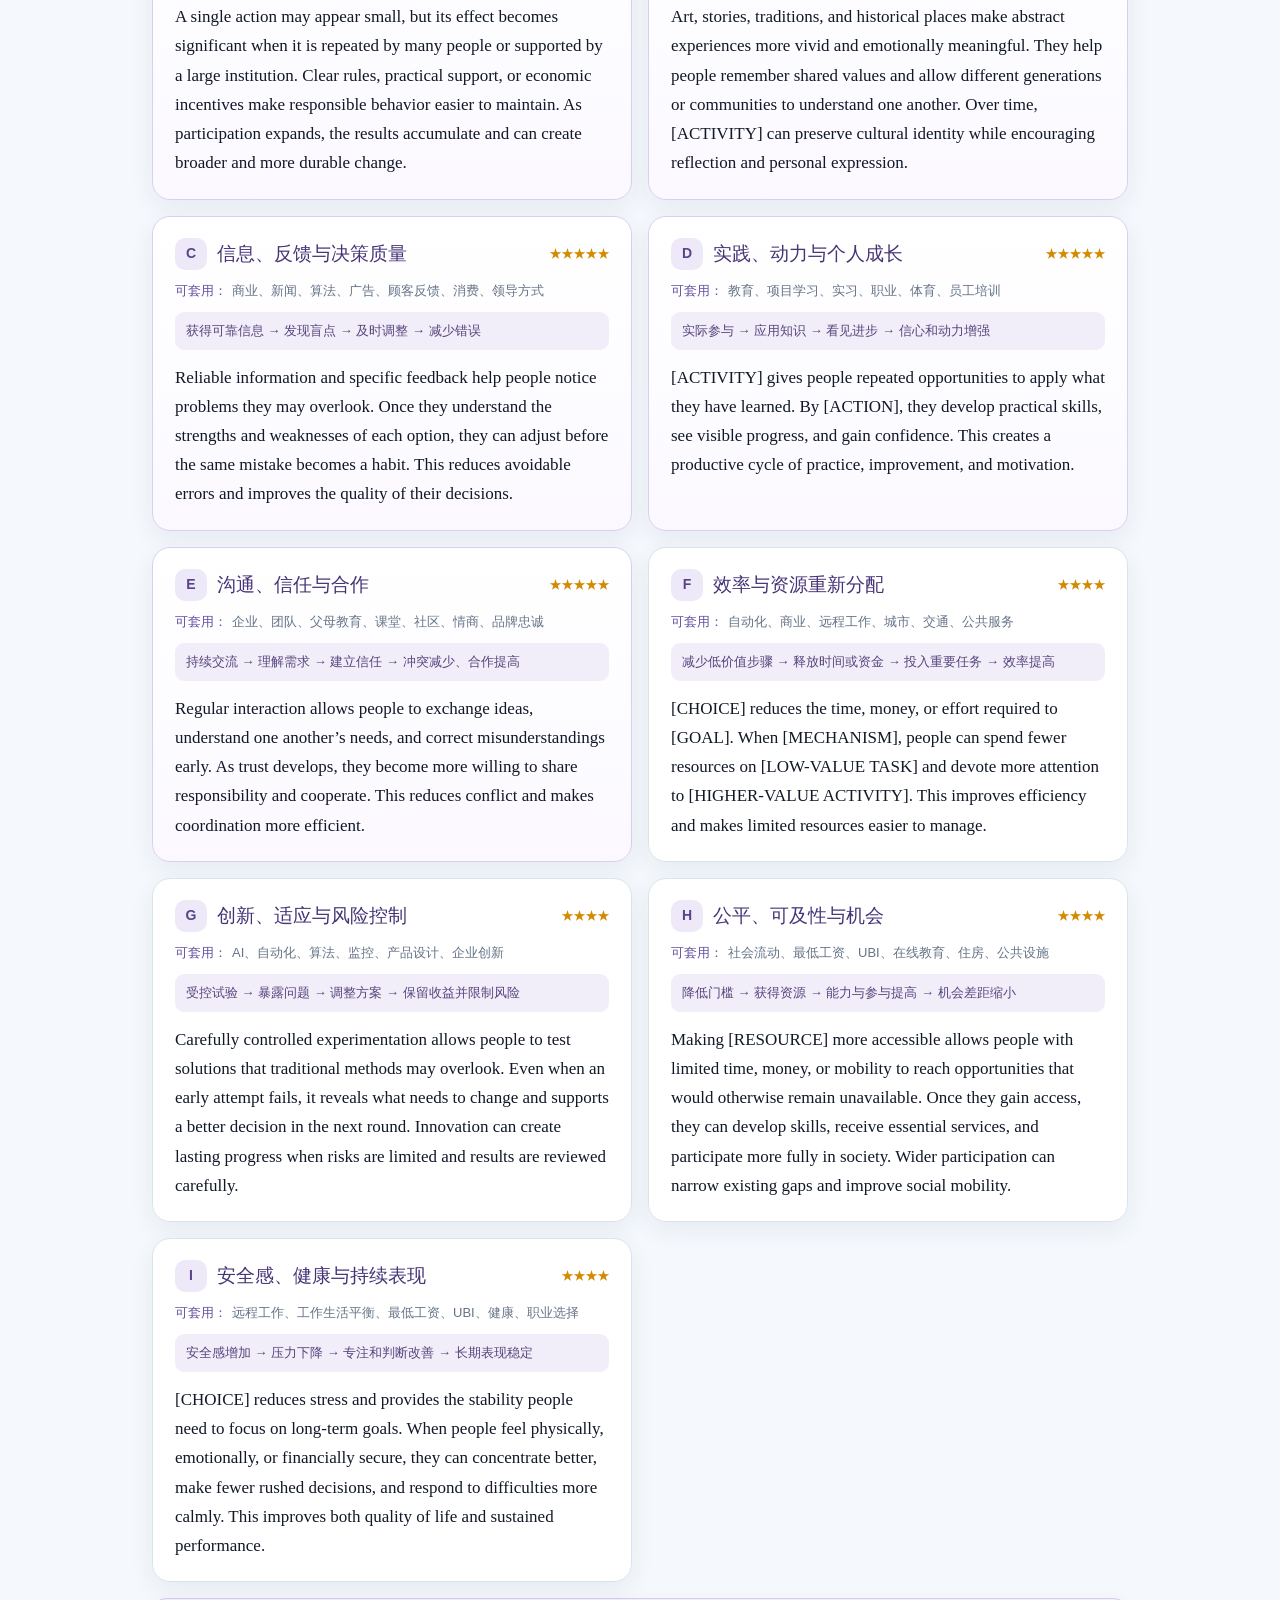
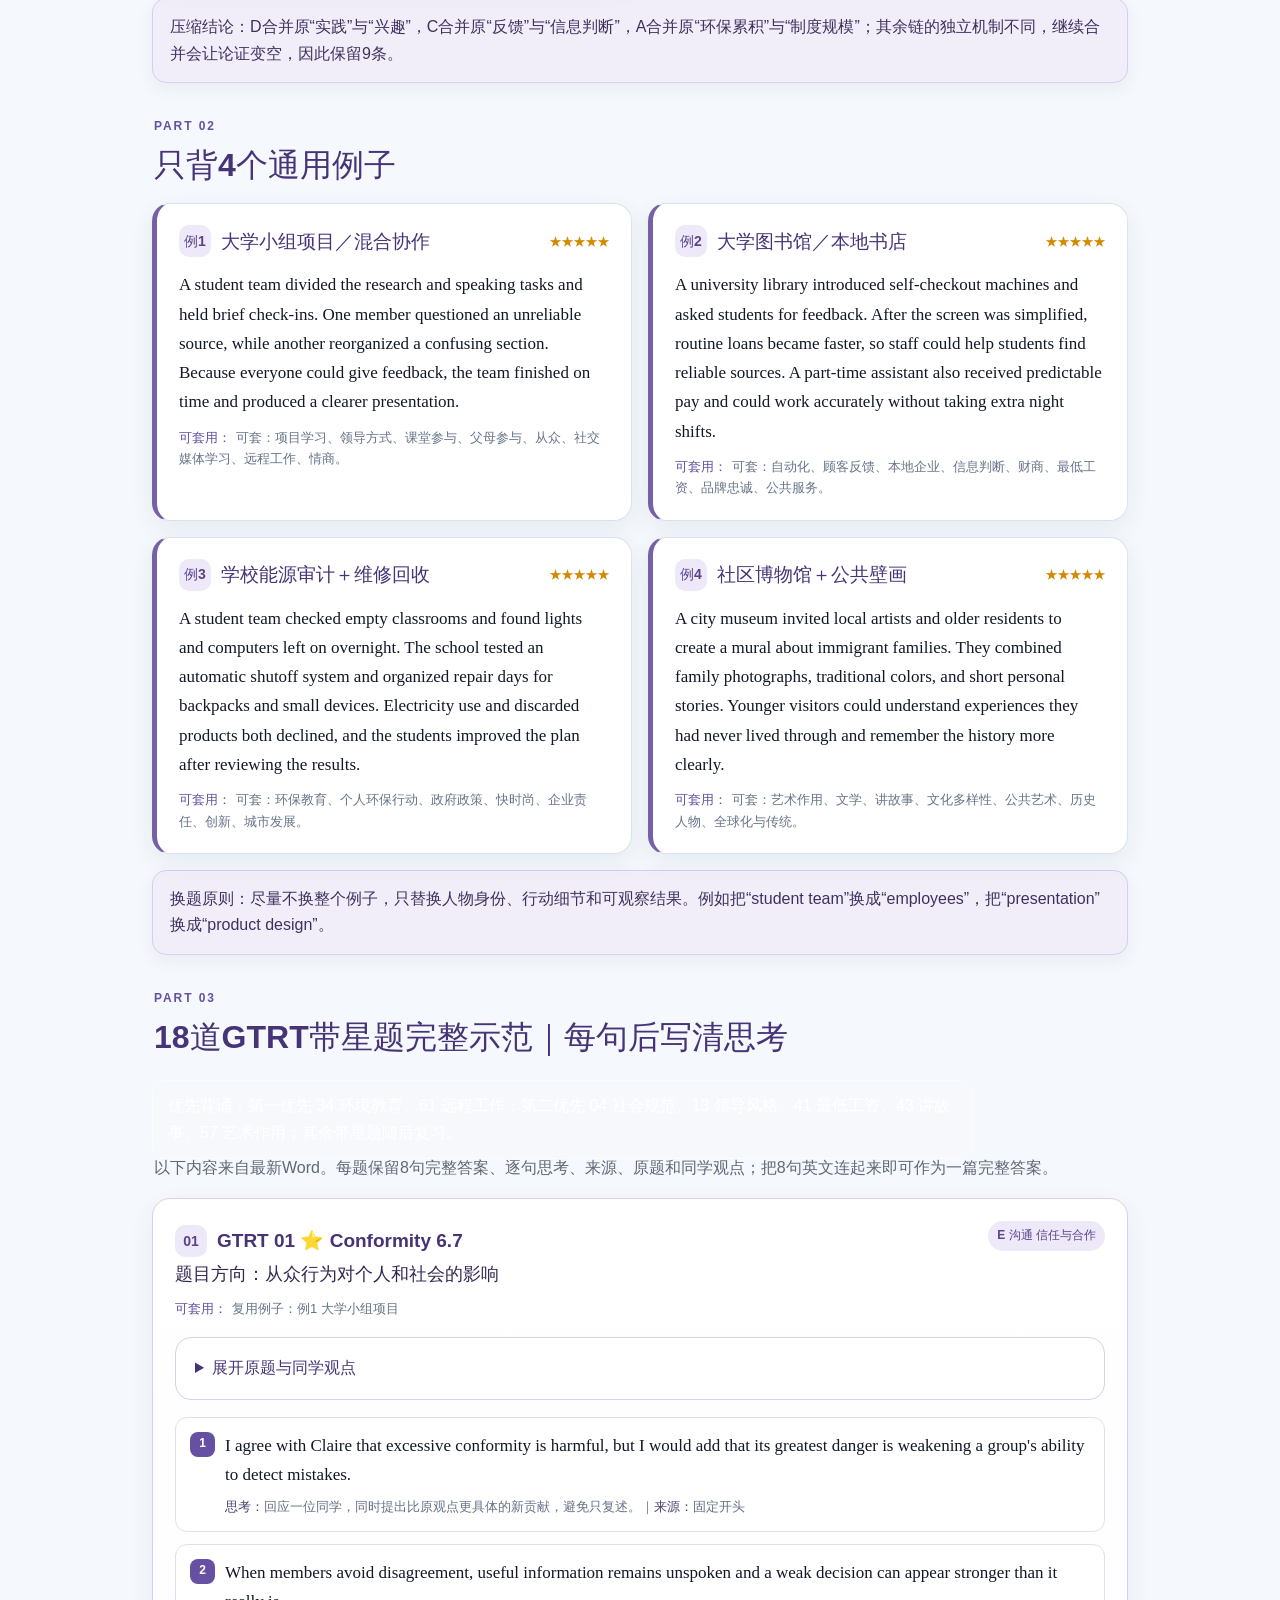
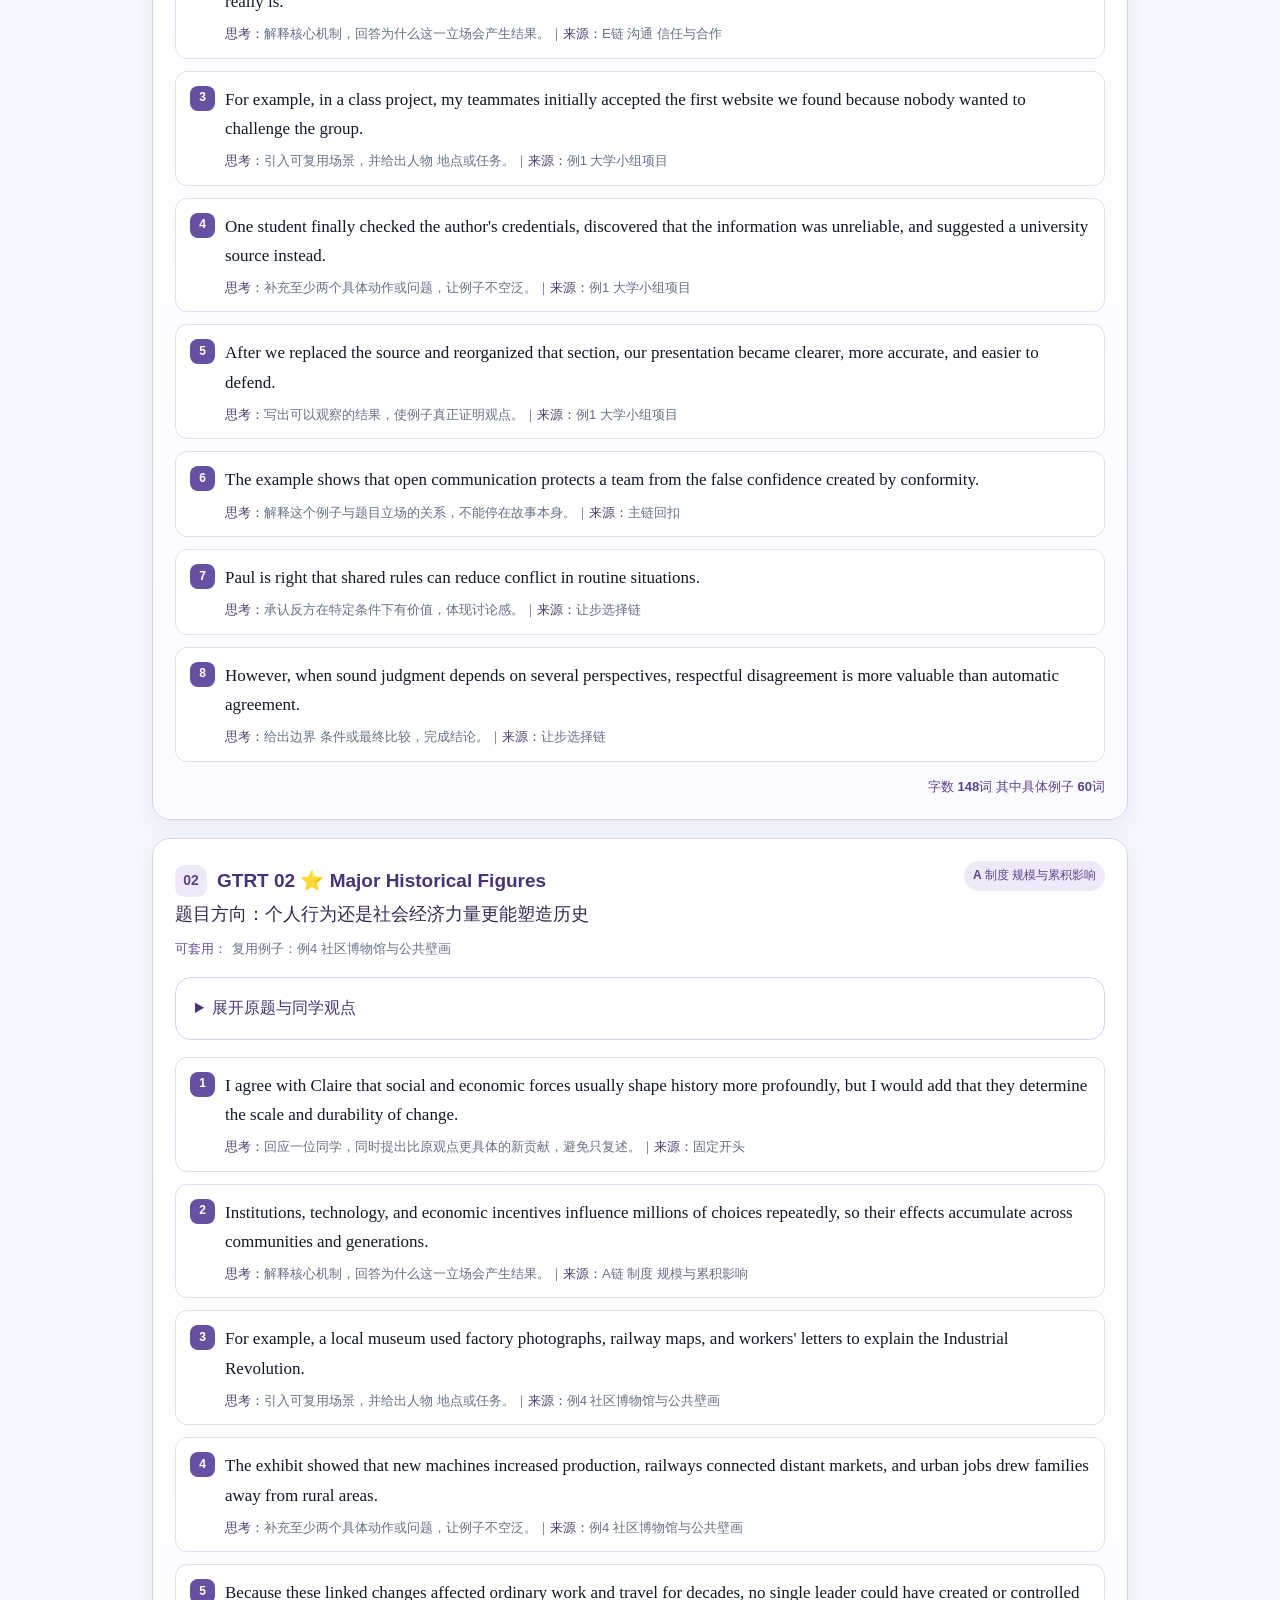
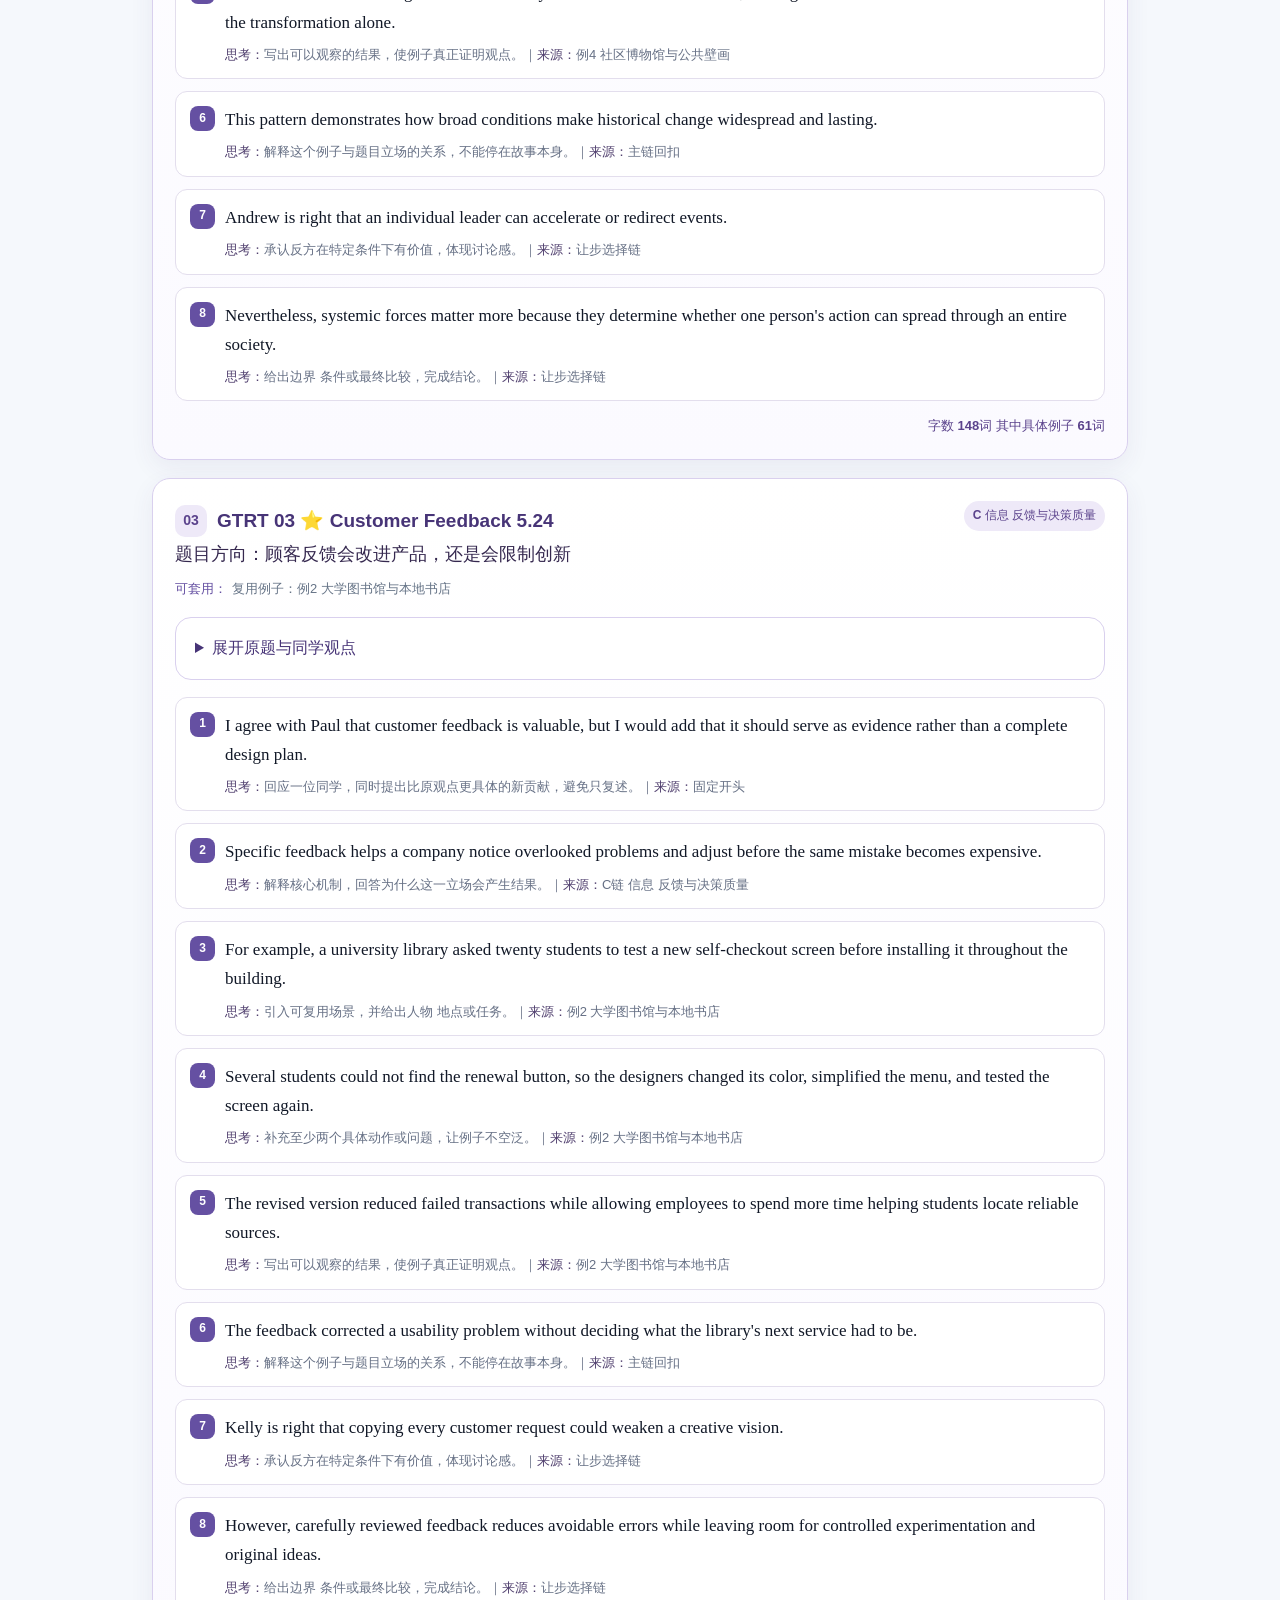
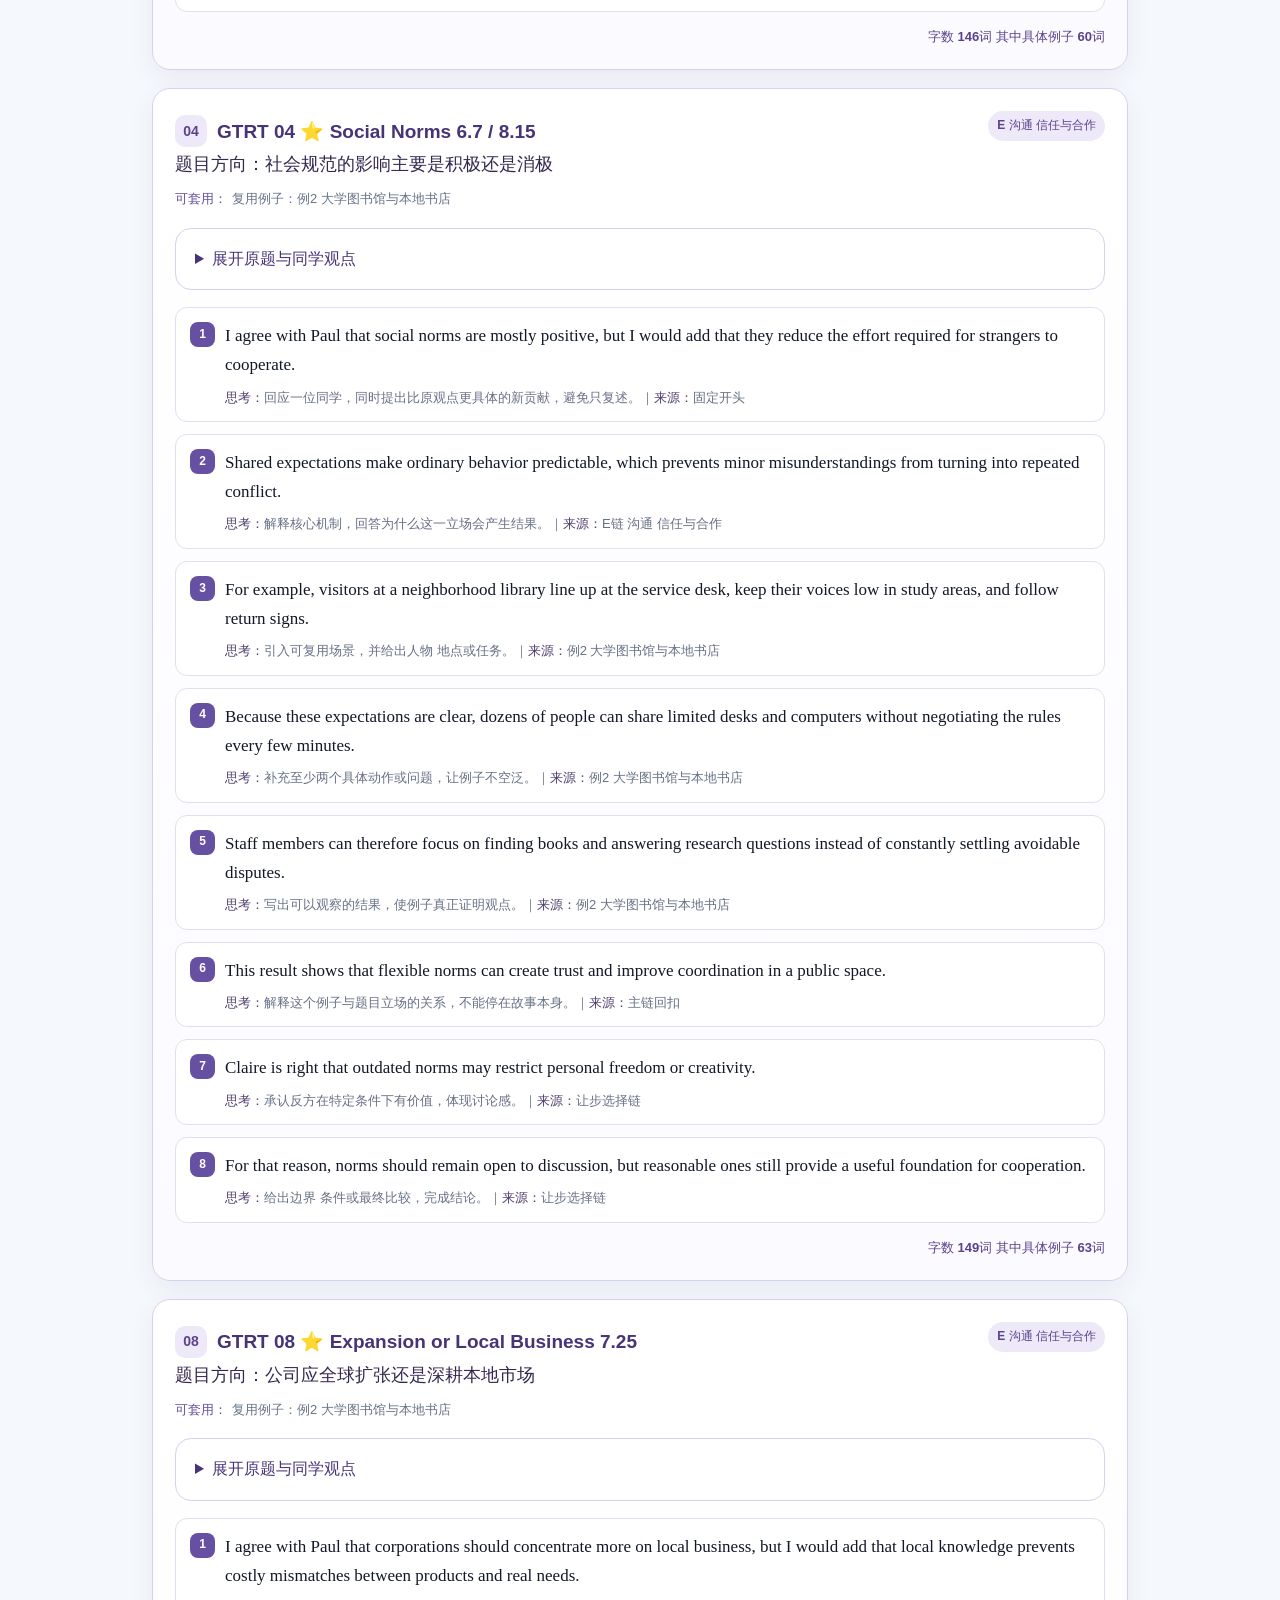
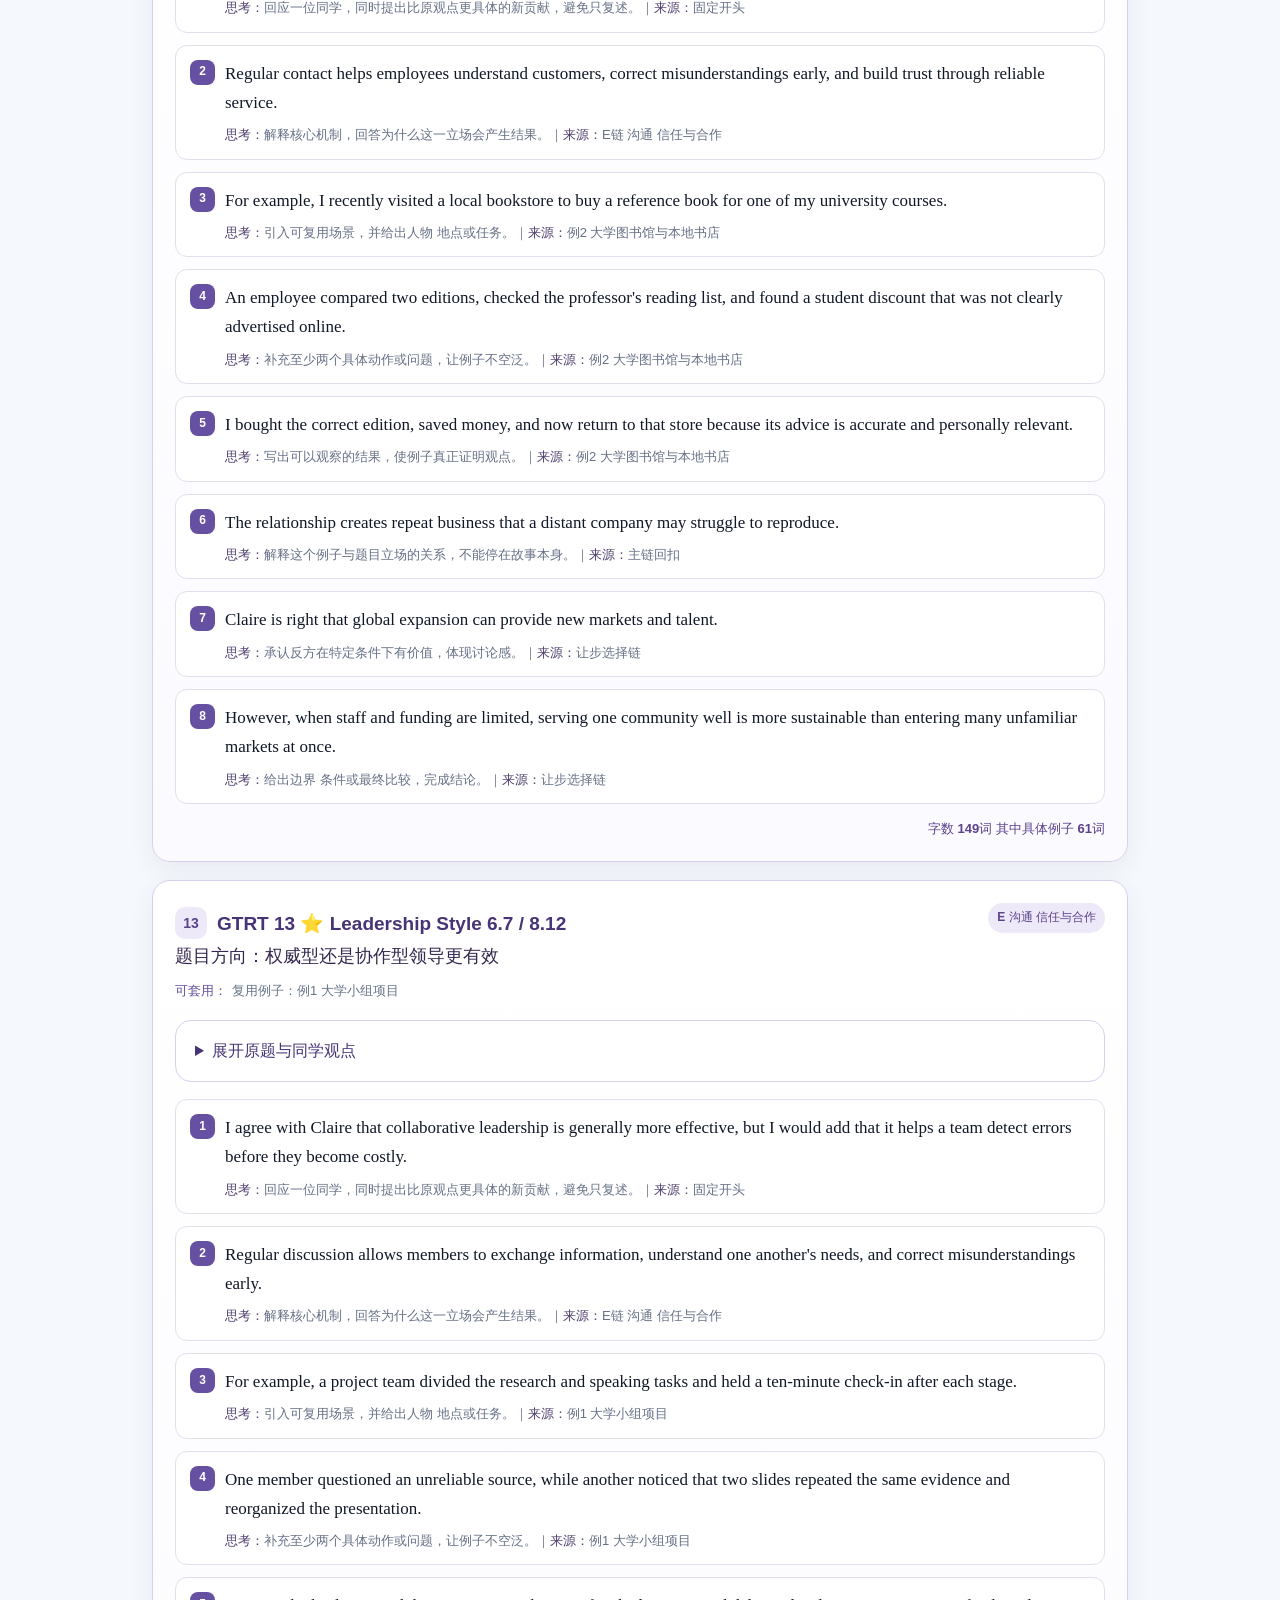
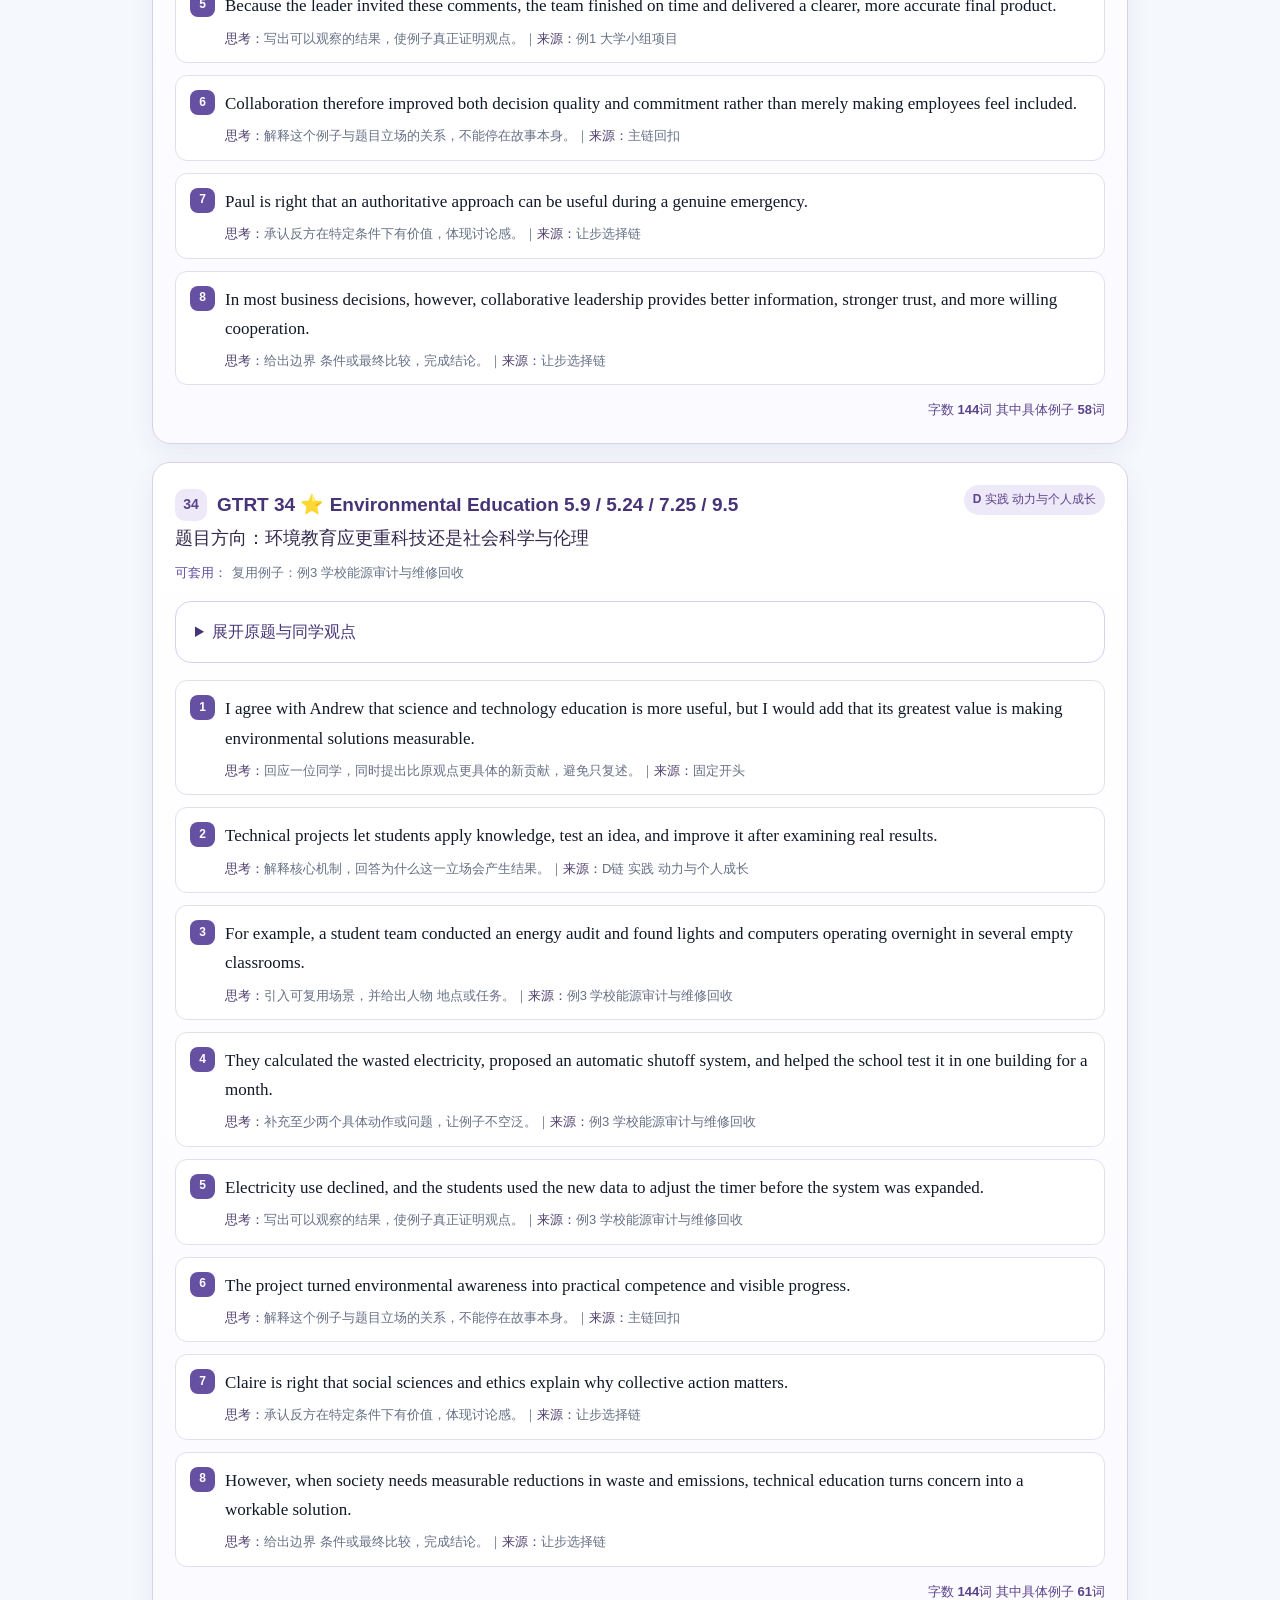
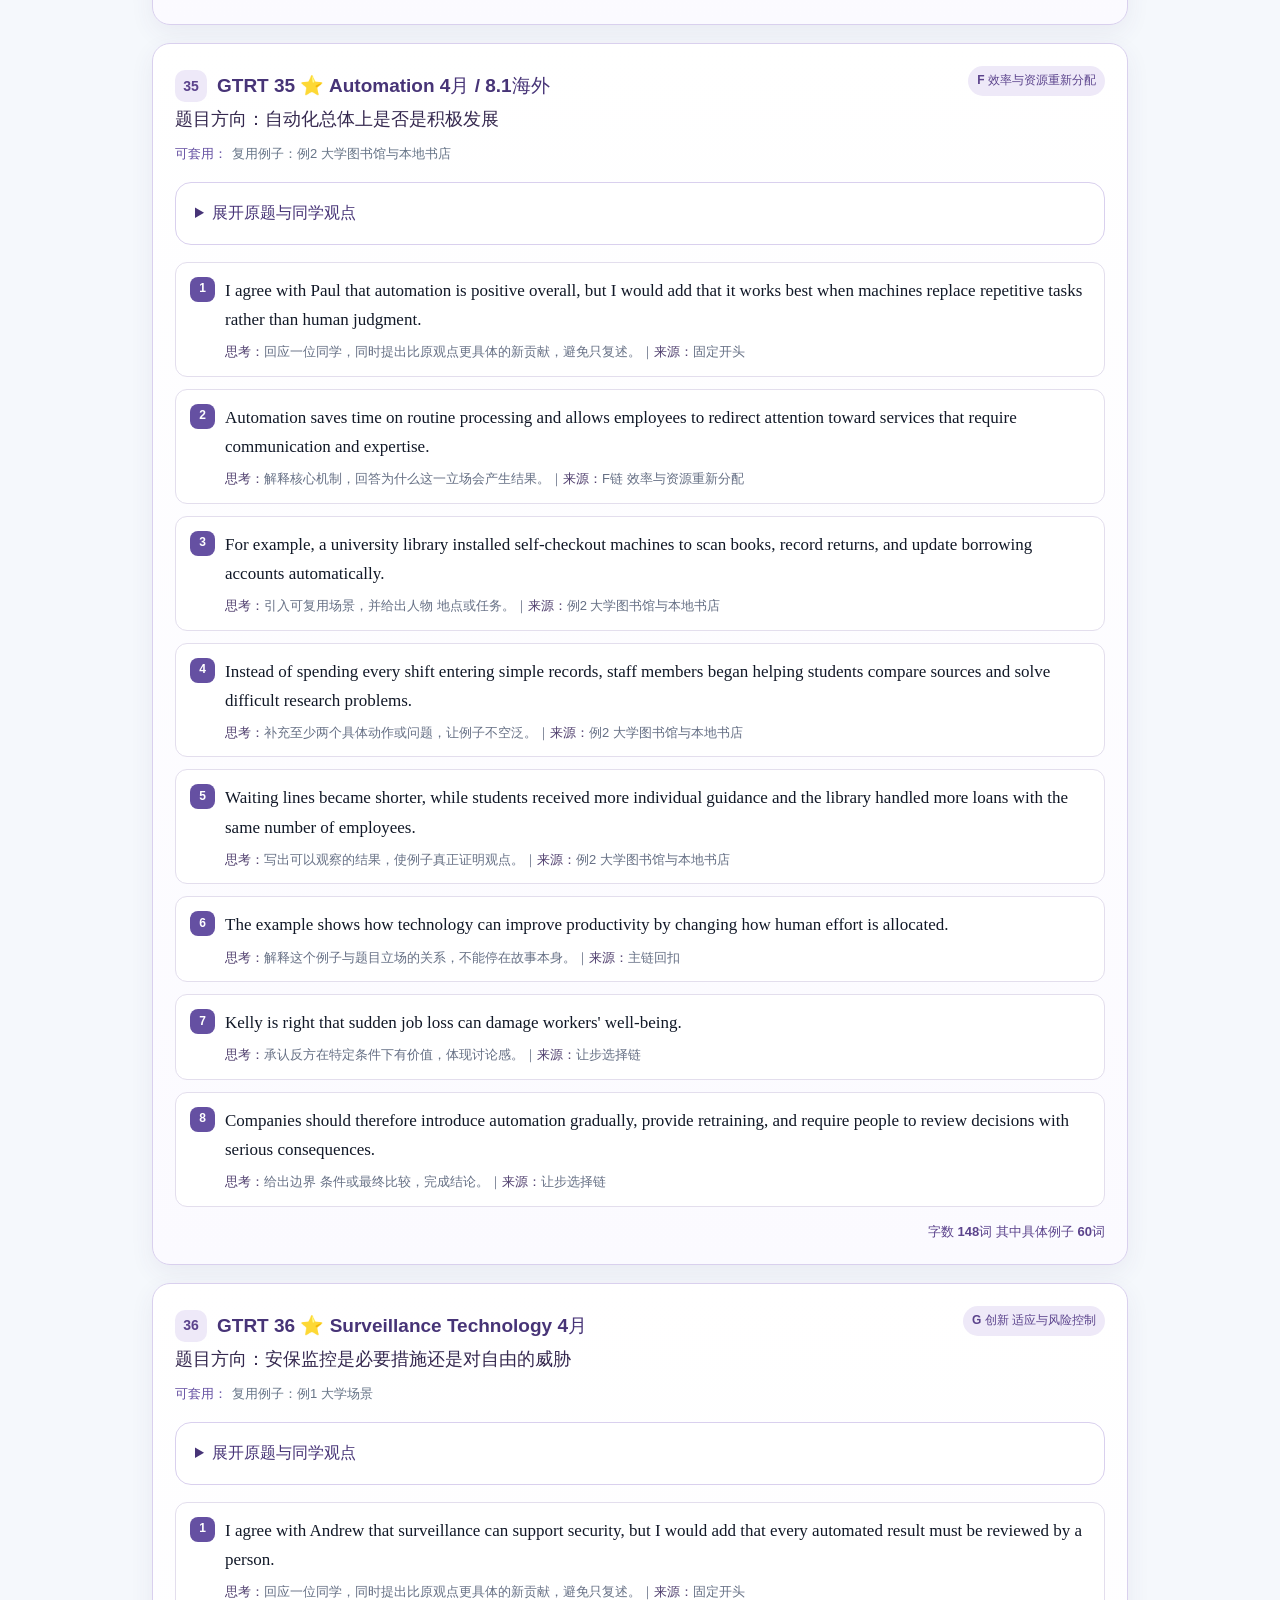
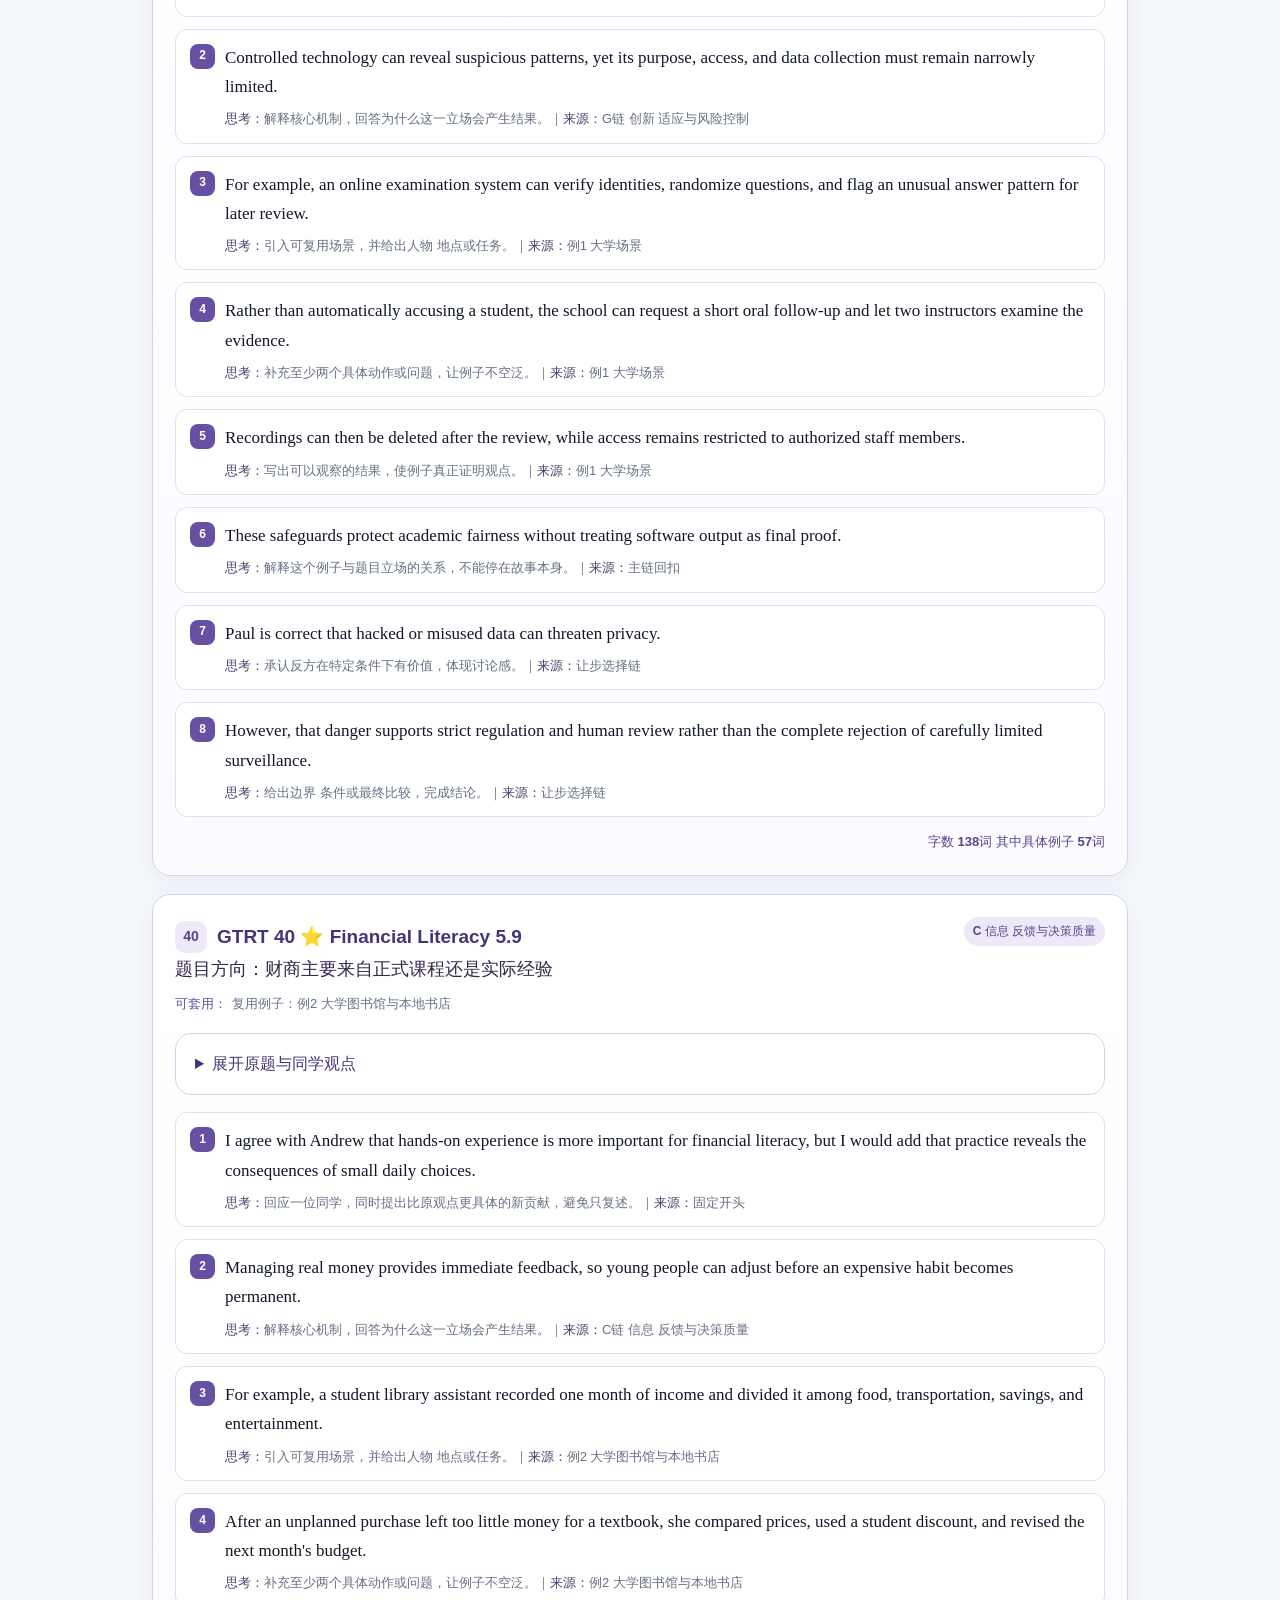
<file: writing-material.html>
<!doctype html>
<html lang="zh-CN">
<head>
  <meta charset="utf-8">
  <meta name="viewport" content="width=device-width, initial-scale=1, viewport-fit=cover">
  <meta name="color-scheme" content="light">
  <meta http-equiv="Content-Security-Policy" content="default-src 'self'; style-src 'self'; img-src 'self' data:; object-src 'none'; base-uri 'self'">
  <title>托福学术写作高复用材料</title>
  <link rel="stylesheet" href="./speaking-material.css">
  <script src="./material-editor.js" defer></script>
</head>
<body>
  <!-- writing-source-sha256: ae07e6c583cc714a8e69d7755ebb8a028c8954eecd58cb17e4190222570501ea -->
<article class="material-document writing-document" data-editor-version="ae07e6c583cc">
    <header class="material-hero writing-hero">
      <p class="eyebrow">TOEFL ACADEMIC DISCUSSION</p>
      <h1>9条高复用链＋18道GTRT带星题</h1>
      <p class="hero-copy">原来的13条压缩为9条：实践＋兴趣、反馈＋信息、环保累积＋制度规模分别合并。每篇只选一条主链，再补一个可观察的例子。</p>
      <div class="priority-note">
        <strong>背诵顺序：</strong>先背 A–E 和三个发动机，再背 F–I，最后看18道GTRT带星题完整示范。最近两个月54道考拉T3中，GTRT题目主题直接覆盖44道（81.5%）；9条链可为全部54道提供论证机制。
      </div>
      <div class="coverage-strip" aria-label="最近两个月题材分布">
        <div class="coverage-stat"><strong>14</strong><span>环境 / 城市</span></div>
        <div class="coverage-stat"><strong>11</strong><span>商业 / 经济</span></div>
        <div class="coverage-stat"><strong>10</strong><span>艺术 / 人文</span></div>
        <div class="coverage-stat"><strong>19</strong><span>教育、文化、科技等</span></div>
      </div>
    </header>

    <section class="material-section" aria-labelledby="what-to-memorize">
      <div class="section-heading">
        <p class="section-number">START HERE</p>
        <h2 id="what-to-memorize">固定开头与三个发动机</h2>
      </div>
      <div class="engine-stack">
        <section class="engine-card priority-high">
          <div class="card-heading"><span class="letter">0</span><h3>回应同学＋增加新内容</h3><span class="stars">★★★★★</span></div>
          <p class="memory-text">I agree with [STUDENT] that [EXISTING IDEA], but I would add that [NEW, PRECISE THESIS].</p>
          <p class="sentence-note"><strong>要点：</strong><em>I would add that</em> 后面必须是你的新贡献，不能只是重复同学的话。</p>
        </section>
        <section class="engine-card">
          <div class="card-heading"><span class="letter">1</span><h3>因果链</h3><span class="stars">★★★★★</span></div>
          <p class="memory-text">The main reason is that [CAUSE]. When [CONDITION], [MECHANISM], which means [IMMEDIATE RESULT]. Over time, this can [LARGER CONSEQUENCE].</p>
        </section>
        <section class="engine-card">
          <div class="card-heading"><span class="letter">2</span><h3>例证链</h3><span class="stars">★★★★★</span></div>
          <p class="memory-text">For example, [PERSON, SCHOOL, COMPANY, OR CITY] recently [ACTION]. Because [RELEVANT DETAIL], [OBSERVABLE RESULT]. This example shows that [CONNECTION TO THE THESIS].</p>
        </section>
        <section class="engine-card">
          <div class="card-heading"><span class="letter">3</span><h3>让步选择链</h3><span class="stars">★★★★★</span></div>
          <p class="memory-text">Admittedly, [OTHER OPTION] can be valuable when [CONDITION]. However, [MY OPTION] is more suitable when [DECISIVE CONDITION], because [REASON].</p>
        </section>
      </div>
    </section>

    <section class="material-section" aria-labelledby="writing-core">
      <div class="section-heading">
        <p class="section-number">PART 01</p>
        <h2 id="writing-core">9条主链｜按最近两个月高频排序</h2>
      </div>
      <div class="material-grid">
        <section class="material-card priority-high">
          <div class="card-heading"><span class="letter">A</span><h3>制度、规模与累积影响</h3><span class="stars">★★★★★</span></div>
          <p class="use-for">环境、城市、政府政策、快时尚、企业责任、社会规范</p>
          <p class="logic-line">单次影响有限 → 制度降低行动难度 → 大量参与 → 形成持久改变</p>
          <p class="memory-text">A single action may appear small, but its effect becomes significant when it is repeated by many people or supported by a large institution. Clear rules, practical support, or economic incentives make responsible behavior easier to maintain. As participation expands, the results accumulate and can create broader and more durable change.</p>
        </section>

        <section class="material-card priority-high">
          <div class="card-heading"><span class="letter">B</span><h3>文化、表达与长期记忆</h3><span class="stars">★★★★★</span></div>
          <p class="use-for">艺术、文学、讲故事、历史、公共艺术、传统与文化多样性</p>
          <p class="logic-line">具体文化载体 → 抽象信息变生动 → 情感与记忆增强 → 促进理解</p>
          <p class="memory-text">Art, stories, traditions, and historical places make abstract experiences more vivid and emotionally meaningful. They help people remember shared values and allow different generations or communities to understand one another. Over time, [ACTIVITY] can preserve cultural identity while encouraging reflection and personal expression.</p>
        </section>

        <section class="material-card priority-high">
          <div class="card-heading"><span class="letter">C</span><h3>信息、反馈与决策质量</h3><span class="stars">★★★★★</span></div>
          <p class="use-for">商业、新闻、算法、广告、顾客反馈、消费、领导方式</p>
          <p class="logic-line">获得可靠信息 → 发现盲点 → 及时调整 → 减少错误</p>
          <p class="memory-text">Reliable information and specific feedback help people notice problems they may overlook. Once they understand the strengths and weaknesses of each option, they can adjust before the same mistake becomes a habit. This reduces avoidable errors and improves the quality of their decisions.</p>
        </section>

        <section class="material-card priority-high">
          <div class="card-heading"><span class="letter">D</span><h3>实践、动力与个人成长</h3><span class="stars">★★★★★</span></div>
          <p class="use-for">教育、项目学习、实习、职业、体育、员工培训</p>
          <p class="logic-line">实际参与 → 应用知识 → 看见进步 → 信心和动力增强</p>
          <p class="memory-text">[ACTIVITY] gives people repeated opportunities to apply what they have learned. By [ACTION], they develop practical skills, see visible progress, and gain confidence. This creates a productive cycle of practice, improvement, and motivation.</p>
        </section>

        <section class="material-card priority-high">
          <div class="card-heading"><span class="letter">E</span><h3>沟通、信任与合作</h3><span class="stars">★★★★★</span></div>
          <p class="use-for">企业、团队、父母教育、课堂、社区、情商、品牌忠诚</p>
          <p class="logic-line">持续交流 → 理解需求 → 建立信任 → 冲突减少、合作提高</p>
          <p class="memory-text">Regular interaction allows people to exchange ideas, understand one another’s needs, and correct misunderstandings early. As trust develops, they become more willing to share responsibility and cooperate. This reduces conflict and makes coordination more efficient.</p>
        </section>

        <section class="material-card">
          <div class="card-heading"><span class="letter">F</span><h3>效率与资源重新分配</h3><span class="stars">★★★★</span></div>
          <p class="use-for">自动化、商业、远程工作、城市、交通、公共服务</p>
          <p class="logic-line">减少低价值步骤 → 释放时间或资金 → 投入重要任务 → 效率提高</p>
          <p class="memory-text">[CHOICE] reduces the time, money, or effort required to [GOAL]. When [MECHANISM], people can spend fewer resources on [LOW-VALUE TASK] and devote more attention to [HIGHER-VALUE ACTIVITY]. This improves efficiency and makes limited resources easier to manage.</p>
        </section>

        <section class="material-card">
          <div class="card-heading"><span class="letter">G</span><h3>创新、适应与风险控制</h3><span class="stars">★★★★</span></div>
          <p class="use-for">AI、自动化、算法、监控、产品设计、企业创新</p>
          <p class="logic-line">受控试验 → 暴露问题 → 调整方案 → 保留收益并限制风险</p>
          <p class="memory-text">Carefully controlled experimentation allows people to test solutions that traditional methods may overlook. Even when an early attempt fails, it reveals what needs to change and supports a better decision in the next round. Innovation can create lasting progress when risks are limited and results are reviewed carefully.</p>
        </section>

        <section class="material-card">
          <div class="card-heading"><span class="letter">H</span><h3>公平、可及性与机会</h3><span class="stars">★★★★</span></div>
          <p class="use-for">社会流动、最低工资、UBI、在线教育、住房、公共设施</p>
          <p class="logic-line">降低门槛 → 获得资源 → 能力与参与提高 → 机会差距缩小</p>
          <p class="memory-text">Making [RESOURCE] more accessible allows people with limited time, money, or mobility to reach opportunities that would otherwise remain unavailable. Once they gain access, they can develop skills, receive essential services, and participate more fully in society. Wider participation can narrow existing gaps and improve social mobility.</p>
        </section>

        <section class="material-card">
          <div class="card-heading"><span class="letter">I</span><h3>安全感、健康与持续表现</h3><span class="stars">★★★★</span></div>
          <p class="use-for">远程工作、工作生活平衡、最低工资、UBI、健康、职业选择</p>
          <p class="logic-line">安全感增加 → 压力下降 → 专注和判断改善 → 长期表现稳定</p>
          <p class="memory-text">[CHOICE] reduces stress and provides the stability people need to focus on long-term goals. When people feel physically, emotionally, or financially secure, they can concentrate better, make fewer rushed decisions, and respond to difficulties more calmly. This improves both quality of life and sustained performance.</p>
        </section>
      </div>
      <div class="closing-rule"><strong>压缩结论：</strong>D合并原“实践”与“兴趣”，C合并原“反馈”与“信息判断”，A合并原“环保累积”与“制度规模”；其余链的独立机制不同，继续合并会让论证变空，因此保留9条。</div>
    </section>

    <section class="material-section" aria-labelledby="universal-examples">
      <div class="section-heading">
        <p class="section-number">PART 02</p>
        <h2 id="universal-examples">只背4个通用例子</h2>
      </div>
      <div class="example-grid">
        <section class="example-card">
          <div class="card-heading"><span class="letter">例1</span><h3>大学小组项目／混合协作</h3><span class="stars">★★★★★</span></div>
          <p class="memory-text">A student team divided the research and speaking tasks and held brief check-ins. One member questioned an unreliable source, while another reorganized a confusing section. Because everyone could give feedback, the team finished on time and produced a clearer presentation.</p>
          <p class="use-for"><strong>可套：</strong>项目学习、领导方式、课堂参与、父母参与、从众、社交媒体学习、远程工作、情商。</p>
        </section>
        <section class="example-card">
          <div class="card-heading"><span class="letter">例2</span><h3>大学图书馆／本地书店</h3><span class="stars">★★★★★</span></div>
          <p class="memory-text">A university library introduced self-checkout machines and asked students for feedback. After the screen was simplified, routine loans became faster, so staff could help students find reliable sources. A part-time assistant also received predictable pay and could work accurately without taking extra night shifts.</p>
          <p class="use-for"><strong>可套：</strong>自动化、顾客反馈、本地企业、信息判断、财商、最低工资、品牌忠诚、公共服务。</p>
        </section>
        <section class="example-card">
          <div class="card-heading"><span class="letter">例3</span><h3>学校能源审计＋维修回收</h3><span class="stars">★★★★★</span></div>
          <p class="memory-text">A student team checked empty classrooms and found lights and computers left on overnight. The school tested an automatic shutoff system and organized repair days for backpacks and small devices. Electricity use and discarded products both declined, and the students improved the plan after reviewing the results.</p>
          <p class="use-for"><strong>可套：</strong>环保教育、个人环保行动、政府政策、快时尚、企业责任、创新、城市发展。</p>
        </section>
        <section class="example-card">
          <div class="card-heading"><span class="letter">例4</span><h3>社区博物馆＋公共壁画</h3><span class="stars">★★★★★</span></div>
          <p class="memory-text">A city museum invited local artists and older residents to create a mural about immigrant families. They combined family photographs, traditional colors, and short personal stories. Younger visitors could understand experiences they had never lived through and remember the history more clearly.</p>
          <p class="use-for"><strong>可套：</strong>艺术作用、文学、讲故事、文化多样性、公共艺术、历史人物、全球化与传统。</p>
        </section>
      </div>
      <div class="closing-rule"><strong>换题原则：</strong>尽量不换整个例子，只替换人物身份、行动细节和可观察结果。例如把“student team”换成“employees”，把“presentation”换成“product design”。</div>
    </section>

    <section class="material-section" aria-labelledby="gtrt-demos">
      <div class="section-heading">
        <p class="section-number">PART 03</p>
        <h2 id="gtrt-demos">18道GTRT带星题完整示范｜每句后写清思考</h2>
      </div>
      <div class="priority-note">
        <strong>优先背诵：</strong>第一优先 34 环境教育、61 远程工作；第二优先 04 社会规范、13 领导风格、41 最低工资、43 讲故事、57 艺术作用；其余带星题随后复习。
      </div>
      <p class="section-intro">以下内容来自最新Word。每题保留8句完整答案、逐句思考、来源、原题和同学观点；把8句英文连起来即可作为一篇完整答案。</p>

      <div class="demo-stack">
        <section class="demo-card" id="gtrt-01">
          <div class="card-heading"><span class="letter">01</span><h3>GTRT 01 ⭐ Conformity 6.7</h3><span class="chain-tag">E 沟通 信任与合作</span></div>
          <p class="prompt-summary">题目方向：从众行为对个人和社会的影响</p>
          <p class="use-for"><strong>复用例子：</strong>例1 大学小组项目</p>
          <details class="mapping-details demo-prompt-details">
            <summary>展开原题与同学观点</summary>
            <div class="demo-prompt-body">
              <p><strong>同学观点：</strong>Paul：从众能减少冲突、维持秩序；Claire：从众压制个性和独立观点。</p>
              <p><strong>原题：</strong>Conformity means behaving in ways that match what others in a group expect. It can influence how people dress, speak, or make choices. Some researchers believe conformity keeps society peaceful and organized. Others argue that it limits personal expression and original thinking. Do you believe conformity is mostly helpful or mostly harmful to individuals and society? Explain your opinion clearly.</p>
            </div>
          </details>
          <ol class="sentence-walkthrough">
            <li><p class="memory-text">I agree with Claire that excessive conformity is harmful, but I would add that its greatest danger is weakening a group&#x27;s ability to detect mistakes.</p><p class="sentence-note"><strong>思考：</strong>回应一位同学，同时提出比原观点更具体的新贡献，避免只复述。｜<strong>来源：</strong>固定开头</p></li>
            <li><p class="memory-text">When members avoid disagreement, useful information remains unspoken and a weak decision can appear stronger than it really is.</p><p class="sentence-note"><strong>思考：</strong>解释核心机制，回答为什么这一立场会产生结果。｜<strong>来源：</strong>E链 沟通 信任与合作</p></li>
            <li><p class="memory-text">For example, in a class project, my teammates initially accepted the first website we found because nobody wanted to challenge the group.</p><p class="sentence-note"><strong>思考：</strong>引入可复用场景，并给出人物 地点或任务。｜<strong>来源：</strong>例1 大学小组项目</p></li>
            <li><p class="memory-text">One student finally checked the author&#x27;s credentials, discovered that the information was unreliable, and suggested a university source instead.</p><p class="sentence-note"><strong>思考：</strong>补充至少两个具体动作或问题，让例子不空泛。｜<strong>来源：</strong>例1 大学小组项目</p></li>
            <li><p class="memory-text">After we replaced the source and reorganized that section, our presentation became clearer, more accurate, and easier to defend.</p><p class="sentence-note"><strong>思考：</strong>写出可以观察的结果，使例子真正证明观点。｜<strong>来源：</strong>例1 大学小组项目</p></li>
            <li><p class="memory-text">The example shows that open communication protects a team from the false confidence created by conformity.</p><p class="sentence-note"><strong>思考：</strong>解释这个例子与题目立场的关系，不能停在故事本身。｜<strong>来源：</strong>主链回扣</p></li>
            <li><p class="memory-text">Paul is right that shared rules can reduce conflict in routine situations.</p><p class="sentence-note"><strong>思考：</strong>承认反方在特定条件下有价值，体现讨论感。｜<strong>来源：</strong>让步选择链</p></li>
            <li><p class="memory-text">However, when sound judgment depends on several perspectives, respectful disagreement is more valuable than automatic agreement.</p><p class="sentence-note"><strong>思考：</strong>给出边界 条件或最终比较，完成结论。｜<strong>来源：</strong>让步选择链</p></li>
          </ol>
          <p class="demo-word-count">字数  148词    其中具体例子  60词</p>
        </section>

        <section class="demo-card" id="gtrt-02">
          <div class="card-heading"><span class="letter">02</span><h3>GTRT 02 ⭐ Major Historical Figures</h3><span class="chain-tag">A 制度 规模与累积影响</span></div>
          <p class="prompt-summary">题目方向：个人行为还是社会经济力量更能塑造历史</p>
          <p class="use-for"><strong>复用例子：</strong>例4 社区博物馆与公共壁画</p>
          <details class="mapping-details demo-prompt-details">
            <summary>展开原题与同学观点</summary>
            <div class="demo-prompt-body">
              <p><strong>同学观点：</strong>Andrew：领袖和思想家能发动运动、改变历史；Claire：社会经济条件影响更广，并决定个人行动的背景。</p>
              <p><strong>原题：</strong>Some historians argue that individuals such as political leaders or influential thinkers have a greater impact on the course of history than broader social and economic forces. Others contend that social and economic events are the main drivers of historical change. What do you believe has a greater influence on shaping history: individual actions or broader social and economic forces? Why?</p>
            </div>
          </details>
          <ol class="sentence-walkthrough">
            <li><p class="memory-text">I agree with Claire that social and economic forces usually shape history more profoundly, but I would add that they determine the scale and durability of change.</p><p class="sentence-note"><strong>思考：</strong>回应一位同学，同时提出比原观点更具体的新贡献，避免只复述。｜<strong>来源：</strong>固定开头</p></li>
            <li><p class="memory-text">Institutions, technology, and economic incentives influence millions of choices repeatedly, so their effects accumulate across communities and generations.</p><p class="sentence-note"><strong>思考：</strong>解释核心机制，回答为什么这一立场会产生结果。｜<strong>来源：</strong>A链 制度 规模与累积影响</p></li>
            <li><p class="memory-text">For example, a local museum used factory photographs, railway maps, and workers&#x27; letters to explain the Industrial Revolution.</p><p class="sentence-note"><strong>思考：</strong>引入可复用场景，并给出人物 地点或任务。｜<strong>来源：</strong>例4 社区博物馆与公共壁画</p></li>
            <li><p class="memory-text">The exhibit showed that new machines increased production, railways connected distant markets, and urban jobs drew families away from rural areas.</p><p class="sentence-note"><strong>思考：</strong>补充至少两个具体动作或问题，让例子不空泛。｜<strong>来源：</strong>例4 社区博物馆与公共壁画</p></li>
            <li><p class="memory-text">Because these linked changes affected ordinary work and travel for decades, no single leader could have created or controlled the transformation alone.</p><p class="sentence-note"><strong>思考：</strong>写出可以观察的结果，使例子真正证明观点。｜<strong>来源：</strong>例4 社区博物馆与公共壁画</p></li>
            <li><p class="memory-text">This pattern demonstrates how broad conditions make historical change widespread and lasting.</p><p class="sentence-note"><strong>思考：</strong>解释这个例子与题目立场的关系，不能停在故事本身。｜<strong>来源：</strong>主链回扣</p></li>
            <li><p class="memory-text">Andrew is right that an individual leader can accelerate or redirect events.</p><p class="sentence-note"><strong>思考：</strong>承认反方在特定条件下有价值，体现讨论感。｜<strong>来源：</strong>让步选择链</p></li>
            <li><p class="memory-text">Nevertheless, systemic forces matter more because they determine whether one person&#x27;s action can spread through an entire society.</p><p class="sentence-note"><strong>思考：</strong>给出边界 条件或最终比较，完成结论。｜<strong>来源：</strong>让步选择链</p></li>
          </ol>
          <p class="demo-word-count">字数  148词    其中具体例子  61词</p>
        </section>

        <section class="demo-card" id="gtrt-03">
          <div class="card-heading"><span class="letter">03</span><h3>GTRT 03 ⭐ Customer Feedback 5.24</h3><span class="chain-tag">C 信息 反馈与决策质量</span></div>
          <p class="prompt-summary">题目方向：顾客反馈会改进产品，还是会限制创新</p>
          <p class="use-for"><strong>复用例子：</strong>例2 大学图书馆与本地书店</p>
          <details class="mapping-details demo-prompt-details">
            <summary>展开原题与同学观点</summary>
            <div class="demo-prompt-body">
              <p><strong>同学观点：</strong>Paul：反馈能帮助企业匹配顾客需要；Kelly：过度依赖反馈会压制冒险和创新。</p>
              <p><strong>原题：</strong>Gathering feedback can help companies understand customer needs and improve their products. However, some argue that relying too heavily on customer feedback can stifle innovation and lead to mediocre products. What is your opinion on this?</p>
            </div>
          </details>
          <ol class="sentence-walkthrough">
            <li><p class="memory-text">I agree with Paul that customer feedback is valuable, but I would add that it should serve as evidence rather than a complete design plan.</p><p class="sentence-note"><strong>思考：</strong>回应一位同学，同时提出比原观点更具体的新贡献，避免只复述。｜<strong>来源：</strong>固定开头</p></li>
            <li><p class="memory-text">Specific feedback helps a company notice overlooked problems and adjust before the same mistake becomes expensive.</p><p class="sentence-note"><strong>思考：</strong>解释核心机制，回答为什么这一立场会产生结果。｜<strong>来源：</strong>C链 信息 反馈与决策质量</p></li>
            <li><p class="memory-text">For example, a university library asked twenty students to test a new self-checkout screen before installing it throughout the building.</p><p class="sentence-note"><strong>思考：</strong>引入可复用场景，并给出人物 地点或任务。｜<strong>来源：</strong>例2 大学图书馆与本地书店</p></li>
            <li><p class="memory-text">Several students could not find the renewal button, so the designers changed its color, simplified the menu, and tested the screen again.</p><p class="sentence-note"><strong>思考：</strong>补充至少两个具体动作或问题，让例子不空泛。｜<strong>来源：</strong>例2 大学图书馆与本地书店</p></li>
            <li><p class="memory-text">The revised version reduced failed transactions while allowing employees to spend more time helping students locate reliable sources.</p><p class="sentence-note"><strong>思考：</strong>写出可以观察的结果，使例子真正证明观点。｜<strong>来源：</strong>例2 大学图书馆与本地书店</p></li>
            <li><p class="memory-text">The feedback corrected a usability problem without deciding what the library&#x27;s next service had to be.</p><p class="sentence-note"><strong>思考：</strong>解释这个例子与题目立场的关系，不能停在故事本身。｜<strong>来源：</strong>主链回扣</p></li>
            <li><p class="memory-text">Kelly is right that copying every customer request could weaken a creative vision.</p><p class="sentence-note"><strong>思考：</strong>承认反方在特定条件下有价值，体现讨论感。｜<strong>来源：</strong>让步选择链</p></li>
            <li><p class="memory-text">However, carefully reviewed feedback reduces avoidable errors while leaving room for controlled experimentation and original ideas.</p><p class="sentence-note"><strong>思考：</strong>给出边界 条件或最终比较，完成结论。｜<strong>来源：</strong>让步选择链</p></li>
          </ol>
          <p class="demo-word-count">字数  146词    其中具体例子  60词</p>
        </section>

        <section class="demo-card" id="gtrt-04">
          <div class="card-heading"><span class="letter">04</span><h3>GTRT 04 ⭐ Social Norms 6.7 / 8.15</h3><span class="chain-tag">E 沟通 信任与合作</span></div>
          <p class="prompt-summary">题目方向：社会规范的影响主要是积极还是消极</p>
          <p class="use-for"><strong>复用例子：</strong>例2 大学图书馆与本地书店</p>
          <details class="mapping-details demo-prompt-details">
            <summary>展开原题与同学观点</summary>
            <div class="demo-prompt-body">
              <p><strong>同学观点：</strong>Paul：规范提供可预测的行为指南；Claire：规范可能迫使人服从多数，限制自由和创造力。</p>
              <p><strong>原题：</strong>Social norms are unwritten rules that dictate how individuals should act, such as dressing appropriately or greeting others politely. Some sociologists argue that social norms help maintain order and predictability, while others believe they can restrict personal freedom and creativity. Are the effects of social norms mostly positive, or are they mostly negative? Explain your views.</p>
            </div>
          </details>
          <ol class="sentence-walkthrough">
            <li><p class="memory-text">I agree with Paul that social norms are mostly positive, but I would add that they reduce the effort required for strangers to cooperate.</p><p class="sentence-note"><strong>思考：</strong>回应一位同学，同时提出比原观点更具体的新贡献，避免只复述。｜<strong>来源：</strong>固定开头</p></li>
            <li><p class="memory-text">Shared expectations make ordinary behavior predictable, which prevents minor misunderstandings from turning into repeated conflict.</p><p class="sentence-note"><strong>思考：</strong>解释核心机制，回答为什么这一立场会产生结果。｜<strong>来源：</strong>E链 沟通 信任与合作</p></li>
            <li><p class="memory-text">For example, visitors at a neighborhood library line up at the service desk, keep their voices low in study areas, and follow return signs.</p><p class="sentence-note"><strong>思考：</strong>引入可复用场景，并给出人物 地点或任务。｜<strong>来源：</strong>例2 大学图书馆与本地书店</p></li>
            <li><p class="memory-text">Because these expectations are clear, dozens of people can share limited desks and computers without negotiating the rules every few minutes.</p><p class="sentence-note"><strong>思考：</strong>补充至少两个具体动作或问题，让例子不空泛。｜<strong>来源：</strong>例2 大学图书馆与本地书店</p></li>
            <li><p class="memory-text">Staff members can therefore focus on finding books and answering research questions instead of constantly settling avoidable disputes.</p><p class="sentence-note"><strong>思考：</strong>写出可以观察的结果，使例子真正证明观点。｜<strong>来源：</strong>例2 大学图书馆与本地书店</p></li>
            <li><p class="memory-text">This result shows that flexible norms can create trust and improve coordination in a public space.</p><p class="sentence-note"><strong>思考：</strong>解释这个例子与题目立场的关系，不能停在故事本身。｜<strong>来源：</strong>主链回扣</p></li>
            <li><p class="memory-text">Claire is right that outdated norms may restrict personal freedom or creativity.</p><p class="sentence-note"><strong>思考：</strong>承认反方在特定条件下有价值，体现讨论感。｜<strong>来源：</strong>让步选择链</p></li>
            <li><p class="memory-text">For that reason, norms should remain open to discussion, but reasonable ones still provide a useful foundation for cooperation.</p><p class="sentence-note"><strong>思考：</strong>给出边界 条件或最终比较，完成结论。｜<strong>来源：</strong>让步选择链</p></li>
          </ol>
          <p class="demo-word-count">字数  149词    其中具体例子  63词</p>
        </section>

        <section class="demo-card" id="gtrt-08">
          <div class="card-heading"><span class="letter">08</span><h3>GTRT 08 ⭐ Expansion or Local Business 7.25</h3><span class="chain-tag">E 沟通 信任与合作</span></div>
          <p class="prompt-summary">题目方向：公司应全球扩张还是深耕本地市场</p>
          <p class="use-for"><strong>复用例子：</strong>例2 大学图书馆与本地书店</p>
          <details class="mapping-details demo-prompt-details">
            <summary>展开原题与同学观点</summary>
            <div class="demo-prompt-body">
              <p><strong>同学观点：</strong>Claire：全球扩张带来人才、创新和韧性；Paul：本地经营更了解需求，也更容易建立信任与忠诚。</p>
              <p><strong>原题：</strong>Businesses may choose to expand globally or deepen local roots. Global growth offers access to new markets and resources, but can dilute brand identity and strain resources. A local focus builds community trust, adapts to regional needs, and strengthens customer loyalty. Should corporations concentrate more on expansion or local business? Why?</p>
            </div>
          </details>
          <ol class="sentence-walkthrough">
            <li><p class="memory-text">I agree with Paul that corporations should concentrate more on local business, but I would add that local knowledge prevents costly mismatches between products and real needs.</p><p class="sentence-note"><strong>思考：</strong>回应一位同学，同时提出比原观点更具体的新贡献，避免只复述。｜<strong>来源：</strong>固定开头</p></li>
            <li><p class="memory-text">Regular contact helps employees understand customers, correct misunderstandings early, and build trust through reliable service.</p><p class="sentence-note"><strong>思考：</strong>解释核心机制，回答为什么这一立场会产生结果。｜<strong>来源：</strong>E链 沟通 信任与合作</p></li>
            <li><p class="memory-text">For example, I recently visited a local bookstore to buy a reference book for one of my university courses.</p><p class="sentence-note"><strong>思考：</strong>引入可复用场景，并给出人物 地点或任务。｜<strong>来源：</strong>例2 大学图书馆与本地书店</p></li>
            <li><p class="memory-text">An employee compared two editions, checked the professor&#x27;s reading list, and found a student discount that was not clearly advertised online.</p><p class="sentence-note"><strong>思考：</strong>补充至少两个具体动作或问题，让例子不空泛。｜<strong>来源：</strong>例2 大学图书馆与本地书店</p></li>
            <li><p class="memory-text">I bought the correct edition, saved money, and now return to that store because its advice is accurate and personally relevant.</p><p class="sentence-note"><strong>思考：</strong>写出可以观察的结果，使例子真正证明观点。｜<strong>来源：</strong>例2 大学图书馆与本地书店</p></li>
            <li><p class="memory-text">The relationship creates repeat business that a distant company may struggle to reproduce.</p><p class="sentence-note"><strong>思考：</strong>解释这个例子与题目立场的关系，不能停在故事本身。｜<strong>来源：</strong>主链回扣</p></li>
            <li><p class="memory-text">Claire is right that global expansion can provide new markets and talent.</p><p class="sentence-note"><strong>思考：</strong>承认反方在特定条件下有价值，体现讨论感。｜<strong>来源：</strong>让步选择链</p></li>
            <li><p class="memory-text">However, when staff and funding are limited, serving one community well is more sustainable than entering many unfamiliar markets at once.</p><p class="sentence-note"><strong>思考：</strong>给出边界 条件或最终比较，完成结论。｜<strong>来源：</strong>让步选择链</p></li>
          </ol>
          <p class="demo-word-count">字数  149词    其中具体例子  61词</p>
        </section>

        <section class="demo-card" id="gtrt-13">
          <div class="card-heading"><span class="letter">13</span><h3>GTRT 13 ⭐ Leadership Style 6.7 / 8.12</h3><span class="chain-tag">E 沟通 信任与合作</span></div>
          <p class="prompt-summary">题目方向：权威型还是协作型领导更有效</p>
          <p class="use-for"><strong>复用例子：</strong>例1 大学小组项目</p>
          <details class="mapping-details demo-prompt-details">
            <summary>展开原题与同学观点</summary>
            <div class="demo-prompt-body">
              <p><strong>同学观点：</strong>Paul：权威型领导能在危机中迅速决策；Claire：协作能提高参与感，并汇集不同观点。</p>
              <p><strong>原题：</strong>Some leaders make decisions independently and expect employees to follow instructions. Others use a collaborative style, involving team members in decision-making and encouraging open communication and feedback. Which leadership style is more effective in a business environment? Explain your opinion and provide reasons or examples.</p>
            </div>
          </details>
          <ol class="sentence-walkthrough">
            <li><p class="memory-text">I agree with Claire that collaborative leadership is generally more effective, but I would add that it helps a team detect errors before they become costly.</p><p class="sentence-note"><strong>思考：</strong>回应一位同学，同时提出比原观点更具体的新贡献，避免只复述。｜<strong>来源：</strong>固定开头</p></li>
            <li><p class="memory-text">Regular discussion allows members to exchange information, understand one another&#x27;s needs, and correct misunderstandings early.</p><p class="sentence-note"><strong>思考：</strong>解释核心机制，回答为什么这一立场会产生结果。｜<strong>来源：</strong>E链 沟通 信任与合作</p></li>
            <li><p class="memory-text">For example, a project team divided the research and speaking tasks and held a ten-minute check-in after each stage.</p><p class="sentence-note"><strong>思考：</strong>引入可复用场景，并给出人物 地点或任务。｜<strong>来源：</strong>例1 大学小组项目</p></li>
            <li><p class="memory-text">One member questioned an unreliable source, while another noticed that two slides repeated the same evidence and reorganized the presentation.</p><p class="sentence-note"><strong>思考：</strong>补充至少两个具体动作或问题，让例子不空泛。｜<strong>来源：</strong>例1 大学小组项目</p></li>
            <li><p class="memory-text">Because the leader invited these comments, the team finished on time and delivered a clearer, more accurate final product.</p><p class="sentence-note"><strong>思考：</strong>写出可以观察的结果，使例子真正证明观点。｜<strong>来源：</strong>例1 大学小组项目</p></li>
            <li><p class="memory-text">Collaboration therefore improved both decision quality and commitment rather than merely making employees feel included.</p><p class="sentence-note"><strong>思考：</strong>解释这个例子与题目立场的关系，不能停在故事本身。｜<strong>来源：</strong>主链回扣</p></li>
            <li><p class="memory-text">Paul is right that an authoritative approach can be useful during a genuine emergency.</p><p class="sentence-note"><strong>思考：</strong>承认反方在特定条件下有价值，体现讨论感。｜<strong>来源：</strong>让步选择链</p></li>
            <li><p class="memory-text">In most business decisions, however, collaborative leadership provides better information, stronger trust, and more willing cooperation.</p><p class="sentence-note"><strong>思考：</strong>给出边界 条件或最终比较，完成结论。｜<strong>来源：</strong>让步选择链</p></li>
          </ol>
          <p class="demo-word-count">字数  144词    其中具体例子  58词</p>
        </section>

        <section class="demo-card" id="gtrt-34">
          <div class="card-heading"><span class="letter">34</span><h3>GTRT 34 ⭐ Environmental Education 5.9 / 5.24 / 7.25 / 9.5</h3><span class="chain-tag">D 实践 动力与个人成长</span></div>
          <p class="prompt-summary">题目方向：环境教育应更重科技还是社会科学与伦理</p>
          <p class="use-for"><strong>复用例子：</strong>例3 学校能源审计与维修回收</p>
          <details class="mapping-details demo-prompt-details">
            <summary>展开原题与同学观点</summary>
            <div class="demo-prompt-body">
              <p><strong>同学观点：</strong>Claire：社会科学能理解全球社区和集体行动；Andrew：技术技能能直接解决可再生能源与减废问题。</p>
              <p><strong>原题：</strong>Education focused on science and technology can help students develop innovative solutions to environmental problems. Education emphasizing social sciences and ethics can foster a deeper understanding of environmental problems and their effects. Which approach best prepares students to face climate change and other environmental issues?</p>
            </div>
          </details>
          <ol class="sentence-walkthrough">
            <li><p class="memory-text">I agree with Andrew that science and technology education is more useful, but I would add that its greatest value is making environmental solutions measurable.</p><p class="sentence-note"><strong>思考：</strong>回应一位同学，同时提出比原观点更具体的新贡献，避免只复述。｜<strong>来源：</strong>固定开头</p></li>
            <li><p class="memory-text">Technical projects let students apply knowledge, test an idea, and improve it after examining real results.</p><p class="sentence-note"><strong>思考：</strong>解释核心机制，回答为什么这一立场会产生结果。｜<strong>来源：</strong>D链 实践 动力与个人成长</p></li>
            <li><p class="memory-text">For example, a student team conducted an energy audit and found lights and computers operating overnight in several empty classrooms.</p><p class="sentence-note"><strong>思考：</strong>引入可复用场景，并给出人物 地点或任务。｜<strong>来源：</strong>例3 学校能源审计与维修回收</p></li>
            <li><p class="memory-text">They calculated the wasted electricity, proposed an automatic shutoff system, and helped the school test it in one building for a month.</p><p class="sentence-note"><strong>思考：</strong>补充至少两个具体动作或问题，让例子不空泛。｜<strong>来源：</strong>例3 学校能源审计与维修回收</p></li>
            <li><p class="memory-text">Electricity use declined, and the students used the new data to adjust the timer before the system was expanded.</p><p class="sentence-note"><strong>思考：</strong>写出可以观察的结果，使例子真正证明观点。｜<strong>来源：</strong>例3 学校能源审计与维修回收</p></li>
            <li><p class="memory-text">The project turned environmental awareness into practical competence and visible progress.</p><p class="sentence-note"><strong>思考：</strong>解释这个例子与题目立场的关系，不能停在故事本身。｜<strong>来源：</strong>主链回扣</p></li>
            <li><p class="memory-text">Claire is right that social sciences and ethics explain why collective action matters.</p><p class="sentence-note"><strong>思考：</strong>承认反方在特定条件下有价值，体现讨论感。｜<strong>来源：</strong>让步选择链</p></li>
            <li><p class="memory-text">However, when society needs measurable reductions in waste and emissions, technical education turns concern into a workable solution.</p><p class="sentence-note"><strong>思考：</strong>给出边界 条件或最终比较，完成结论。｜<strong>来源：</strong>让步选择链</p></li>
          </ol>
          <p class="demo-word-count">字数  144词    其中具体例子  61词</p>
        </section>

        <section class="demo-card" id="gtrt-35">
          <div class="card-heading"><span class="letter">35</span><h3>GTRT 35 ⭐ Automation 4月 / 8.1海外</h3><span class="chain-tag">F 效率与资源重新分配</span></div>
          <p class="prompt-summary">题目方向：自动化总体上是否是积极发展</p>
          <p class="use-for"><strong>复用例子：</strong>例2 大学图书馆与本地书店</p>
          <details class="mapping-details demo-prompt-details">
            <summary>展开原题与同学观点</summary>
            <div class="demo-prompt-body">
              <p><strong>同学观点：</strong>Paul：自动化提高产量、降低成本；Kelly：工作被取代会削弱人的成就感与生活意义。</p>
              <p><strong>原题：</strong>Robots and AI can replace human labor by doing work faster and more accurately. Automation can have positive effects on businesses and the broader economy, but there are disadvantages as well. Is the use of automation a positive development overall? Why or why not?</p>
            </div>
          </details>
          <ol class="sentence-walkthrough">
            <li><p class="memory-text">I agree with Paul that automation is positive overall, but I would add that it works best when machines replace repetitive tasks rather than human judgment.</p><p class="sentence-note"><strong>思考：</strong>回应一位同学，同时提出比原观点更具体的新贡献，避免只复述。｜<strong>来源：</strong>固定开头</p></li>
            <li><p class="memory-text">Automation saves time on routine processing and allows employees to redirect attention toward services that require communication and expertise.</p><p class="sentence-note"><strong>思考：</strong>解释核心机制，回答为什么这一立场会产生结果。｜<strong>来源：</strong>F链 效率与资源重新分配</p></li>
            <li><p class="memory-text">For example, a university library installed self-checkout machines to scan books, record returns, and update borrowing accounts automatically.</p><p class="sentence-note"><strong>思考：</strong>引入可复用场景，并给出人物 地点或任务。｜<strong>来源：</strong>例2 大学图书馆与本地书店</p></li>
            <li><p class="memory-text">Instead of spending every shift entering simple records, staff members began helping students compare sources and solve difficult research problems.</p><p class="sentence-note"><strong>思考：</strong>补充至少两个具体动作或问题，让例子不空泛。｜<strong>来源：</strong>例2 大学图书馆与本地书店</p></li>
            <li><p class="memory-text">Waiting lines became shorter, while students received more individual guidance and the library handled more loans with the same number of employees.</p><p class="sentence-note"><strong>思考：</strong>写出可以观察的结果，使例子真正证明观点。｜<strong>来源：</strong>例2 大学图书馆与本地书店</p></li>
            <li><p class="memory-text">The example shows how technology can improve productivity by changing how human effort is allocated.</p><p class="sentence-note"><strong>思考：</strong>解释这个例子与题目立场的关系，不能停在故事本身。｜<strong>来源：</strong>主链回扣</p></li>
            <li><p class="memory-text">Kelly is right that sudden job loss can damage workers&#x27; well-being.</p><p class="sentence-note"><strong>思考：</strong>承认反方在特定条件下有价值，体现讨论感。｜<strong>来源：</strong>让步选择链</p></li>
            <li><p class="memory-text">Companies should therefore introduce automation gradually, provide retraining, and require people to review decisions with serious consequences.</p><p class="sentence-note"><strong>思考：</strong>给出边界 条件或最终比较，完成结论。｜<strong>来源：</strong>让步选择链</p></li>
          </ol>
          <p class="demo-word-count">字数  148词    其中具体例子  60词</p>
        </section>

        <section class="demo-card" id="gtrt-36">
          <div class="card-heading"><span class="letter">36</span><h3>GTRT 36 ⭐ Surveillance Technology 4月</h3><span class="chain-tag">G 创新 适应与风险控制</span></div>
          <p class="prompt-summary">题目方向：安保监控是必要措施还是对自由的威胁</p>
          <p class="use-for"><strong>复用例子：</strong>例1 大学场景</p>
          <details class="mapping-details demo-prompt-details">
            <summary>展开原题与同学观点</summary>
            <div class="demo-prompt-body">
              <p><strong>同学观点：</strong>Paul：监控可能被黑客攻击或滥用；Andrew：明确访问与使用规则可以平衡安全和隐私。</p>
              <p><strong>原题：</strong>Surveillance tools such as cameras and data-collection software can maintain safety and prevent fraud, but they may monitor individuals without consent. Is surveillance technology for security purposes a necessary measure or a threat to personal freedoms? Why?</p>
            </div>
          </details>
          <ol class="sentence-walkthrough">
            <li><p class="memory-text">I agree with Andrew that surveillance can support security, but I would add that every automated result must be reviewed by a person.</p><p class="sentence-note"><strong>思考：</strong>回应一位同学，同时提出比原观点更具体的新贡献，避免只复述。｜<strong>来源：</strong>固定开头</p></li>
            <li><p class="memory-text">Controlled technology can reveal suspicious patterns, yet its purpose, access, and data collection must remain narrowly limited.</p><p class="sentence-note"><strong>思考：</strong>解释核心机制，回答为什么这一立场会产生结果。｜<strong>来源：</strong>G链 创新 适应与风险控制</p></li>
            <li><p class="memory-text">For example, an online examination system can verify identities, randomize questions, and flag an unusual answer pattern for later review.</p><p class="sentence-note"><strong>思考：</strong>引入可复用场景，并给出人物 地点或任务。｜<strong>来源：</strong>例1 大学场景</p></li>
            <li><p class="memory-text">Rather than automatically accusing a student, the school can request a short oral follow-up and let two instructors examine the evidence.</p><p class="sentence-note"><strong>思考：</strong>补充至少两个具体动作或问题，让例子不空泛。｜<strong>来源：</strong>例1 大学场景</p></li>
            <li><p class="memory-text">Recordings can then be deleted after the review, while access remains restricted to authorized staff members.</p><p class="sentence-note"><strong>思考：</strong>写出可以观察的结果，使例子真正证明观点。｜<strong>来源：</strong>例1 大学场景</p></li>
            <li><p class="memory-text">These safeguards protect academic fairness without treating software output as final proof.</p><p class="sentence-note"><strong>思考：</strong>解释这个例子与题目立场的关系，不能停在故事本身。｜<strong>来源：</strong>主链回扣</p></li>
            <li><p class="memory-text">Paul is correct that hacked or misused data can threaten privacy.</p><p class="sentence-note"><strong>思考：</strong>承认反方在特定条件下有价值，体现讨论感。｜<strong>来源：</strong>让步选择链</p></li>
            <li><p class="memory-text">However, that danger supports strict regulation and human review rather than the complete rejection of carefully limited surveillance.</p><p class="sentence-note"><strong>思考：</strong>给出边界 条件或最终比较，完成结论。｜<strong>来源：</strong>让步选择链</p></li>
          </ol>
          <p class="demo-word-count">字数  138词    其中具体例子  57词</p>
        </section>

        <section class="demo-card" id="gtrt-40">
          <div class="card-heading"><span class="letter">40</span><h3>GTRT 40 ⭐ Financial Literacy 5.9</h3><span class="chain-tag">C 信息 反馈与决策质量</span></div>
          <p class="prompt-summary">题目方向：财商主要来自正式课程还是实际经验</p>
          <p class="use-for"><strong>复用例子：</strong>例2 大学图书馆与本地书店</p>
          <details class="mapping-details demo-prompt-details">
            <summary>展开原题与同学观点</summary>
            <div class="demo-prompt-body">
              <p><strong>同学观点：</strong>Claire：系统课程能避免昂贵错误；Andrew：管理收入、账单并经历真实后果更有效。</p>
              <p><strong>原题：</strong>Structured courses can provide a foundation in budgeting, investing, and risk management. Others argue that financial literacy is better acquired through real-world experience and personal practice. Which approach plays a more important role in developing financial literacy: formal classroom instruction or hands-on experience? Why?</p>
            </div>
          </details>
          <ol class="sentence-walkthrough">
            <li><p class="memory-text">I agree with Andrew that hands-on experience is more important for financial literacy, but I would add that practice reveals the consequences of small daily choices.</p><p class="sentence-note"><strong>思考：</strong>回应一位同学，同时提出比原观点更具体的新贡献，避免只复述。｜<strong>来源：</strong>固定开头</p></li>
            <li><p class="memory-text">Managing real money provides immediate feedback, so young people can adjust before an expensive habit becomes permanent.</p><p class="sentence-note"><strong>思考：</strong>解释核心机制，回答为什么这一立场会产生结果。｜<strong>来源：</strong>C链 信息 反馈与决策质量</p></li>
            <li><p class="memory-text">For example, a student library assistant recorded one month of income and divided it among food, transportation, savings, and entertainment.</p><p class="sentence-note"><strong>思考：</strong>引入可复用场景，并给出人物 地点或任务。｜<strong>来源：</strong>例2 大学图书馆与本地书店</p></li>
            <li><p class="memory-text">After an unplanned purchase left too little money for a textbook, she compared prices, used a student discount, and revised the next month&#x27;s budget.</p><p class="sentence-note"><strong>思考：</strong>补充至少两个具体动作或问题，让例子不空泛。｜<strong>来源：</strong>例2 大学图书馆与本地书店</p></li>
            <li><p class="memory-text">By repeating the process, she learned to delay unnecessary spending and saved enough for the book without borrowing money.</p><p class="sentence-note"><strong>思考：</strong>写出可以观察的结果，使例子真正证明观点。｜<strong>来源：</strong>例2 大学图书馆与本地书店</p></li>
            <li><p class="memory-text">The experience converted abstract budgeting advice into judgment she could use consistently.</p><p class="sentence-note"><strong>思考：</strong>解释这个例子与题目立场的关系，不能停在故事本身。｜<strong>来源：</strong>主链回扣</p></li>
            <li><p class="memory-text">Claire is right that a course can explain investing and risk before mistakes become costly.</p><p class="sentence-note"><strong>思考：</strong>承认反方在特定条件下有价值，体现讨论感。｜<strong>来源：</strong>让步选择链</p></li>
            <li><p class="memory-text">However, controlled practice makes those concepts memorable because learners see how each decision affects a real goal.</p><p class="sentence-note"><strong>思考：</strong>给出边界 条件或最终比较，完成结论。｜<strong>来源：</strong>让步选择链</p></li>
          </ol>
          <p class="demo-word-count">字数  150词    其中具体例子  63词</p>
        </section>

        <section class="demo-card" id="gtrt-41">
          <div class="card-heading"><span class="letter">41</span><h3>GTRT 41 ⭐ Minimum Wage 5.16 / 8.1海外</h3><span class="chain-tag">H 公平 可及性与机会</span></div>
          <p class="prompt-summary">题目方向：最低工资的收益是否超过弊端</p>
          <p class="use-for"><strong>复用例子：</strong>例2 大学图书馆与本地书店</p>
          <details class="mapping-details demo-prompt-details">
            <summary>展开原题与同学观点</summary>
            <div class="demo-prompt-body">
              <p><strong>同学观点：</strong>Claire：企业成本上升，可能裁员或减少招聘；Andrew：最低工资保障食物、衣物和医疗等基本需要。</p>
              <p><strong>原题：</strong>Minimum-wage laws aim to ensure fair compensation. Supporters say higher minimum wages help low-income workers and reduce poverty; critics say they increase business costs and may reduce job opportunities. Do the benefits of a minimum-wage policy outweigh its drawbacks? Why or why not?</p>
            </div>
          </details>
          <ol class="sentence-walkthrough">
            <li><p class="memory-text">I agree with Andrew that a reasonable minimum wage protects basic needs, but I would add that predictable income can improve employees&#x27; long-term performance.</p><p class="sentence-note"><strong>思考：</strong>回应一位同学，同时提出比原观点更具体的新贡献，避免只复述。｜<strong>来源：</strong>固定开头</p></li>
            <li><p class="memory-text">Stable pay makes food, transportation, and training more accessible and reduces the pressure that leads to rushed decisions.</p><p class="sentence-note"><strong>思考：</strong>解释核心机制，回答为什么这一立场会产生结果。｜<strong>来源：</strong>H链 公平 可及性与机会</p></li>
            <li><p class="memory-text">For example, a student who works part time as a library assistant previously accepted extra night shifts just to cover transportation and meals.</p><p class="sentence-note"><strong>思考：</strong>引入可复用场景，并给出人物 地点或任务。｜<strong>来源：</strong>例2 大学图书馆与本地书店</p></li>
            <li><p class="memory-text">After her wage increased gradually, she reduced one late shift, continued a training course, and arrived rested enough to update borrowing records accurately.</p><p class="sentence-note"><strong>思考：</strong>补充至少两个具体动作或问题，让例子不空泛。｜<strong>来源：</strong>例2 大学图书馆与本地书店</p></li>
            <li><p class="memory-text">Her supervisor spent less time correcting mistakes, while she maintained both her studies and her job.</p><p class="sentence-note"><strong>思考：</strong>写出可以观察的结果，使例子真正证明观点。｜<strong>来源：</strong>例2 大学图书馆与本地书店</p></li>
            <li><p class="memory-text">The policy therefore supported immediate security as well as the worker&#x27;s ability to develop skills.</p><p class="sentence-note"><strong>思考：</strong>解释这个例子与题目立场的关系，不能停在故事本身。｜<strong>来源：</strong>主链回扣</p></li>
            <li><p class="memory-text">Claire is right that a sudden increase can strain a small business.</p><p class="sentence-note"><strong>思考：</strong>承认反方在特定条件下有价值，体现讨论感。｜<strong>来源：</strong>让步选择链</p></li>
            <li><p class="memory-text">Gradual and predictable adjustments can protect workers while giving employers enough time to adapt their budgets.</p><p class="sentence-note"><strong>思考：</strong>给出边界 条件或最终比较，完成结论。｜<strong>来源：</strong>让步选择链</p></li>
          </ol>
          <p class="demo-word-count">字数  147词    其中具体例子  62词</p>
        </section>

        <section class="demo-card" id="gtrt-43">
          <div class="card-heading"><span class="letter">43</span><h3>GTRT 43 ⭐ Storytelling 4.29 / 5.16</h3><span class="chain-tag">B 文化 表达与长期记忆</span></div>
          <p class="prompt-summary">题目方向：讲故事还是直接陈述事实更利于沟通</p>
          <p class="use-for"><strong>复用例子：</strong>例4 社区博物馆与公共壁画</p>
          <details class="mapping-details demo-prompt-details">
            <summary>展开原题与同学观点</summary>
            <div class="demo-prompt-body">
              <p><strong>同学观点：</strong>Kelly：故事生动、难忘并能建立情感连接；Paul：直接事实更清晰，故事可能让人偏离重点。</p>
              <p><strong>原题：</strong>Storytelling can convey messages and connect emotionally with audiences. Some experts say it is essential for engaging presentations; others believe factual, straightforward communication is more effective. What is your opinion on the use of storytelling in communication?</p>
            </div>
          </details>
          <ol class="sentence-walkthrough">
            <li><p class="memory-text">I agree with Kelly that storytelling improves communication, but I would add that it helps audiences connect abstract information to a specific human experience.</p><p class="sentence-note"><strong>思考：</strong>回应一位同学，同时提出比原观点更具体的新贡献，避免只复述。｜<strong>来源：</strong>固定开头</p></li>
            <li><p class="memory-text">A concise story gives facts a person, an action, and a result, which makes the central idea easier to understand and remember.</p><p class="sentence-note"><strong>思考：</strong>解释核心机制，回答为什么这一立场会产生结果。｜<strong>来源：</strong>B链 文化 表达与长期记忆</p></li>
            <li><p class="memory-text">For example, a city museum invited older residents and local artists to create a mural about immigrant families.</p><p class="sentence-note"><strong>思考：</strong>引入可复用场景，并给出人物 地点或任务。｜<strong>来源：</strong>例4 社区博物馆与公共壁画</p></li>
            <li><p class="memory-text">One resident explained how a small suitcase in an old photograph contained everything her family brought when they arrived in the city.</p><p class="sentence-note"><strong>思考：</strong>补充至少两个具体动作或问题，让例子不空泛。｜<strong>来源：</strong>例4 社区博物馆与公共壁画</p></li>
            <li><p class="memory-text">When visitors later read the migration statistics beside the mural, they remembered both the numbers and the choices those families had faced.</p><p class="sentence-note"><strong>思考：</strong>写出可以观察的结果，使例子真正证明观点。｜<strong>来源：</strong>例4 社区博物馆与公共壁画</p></li>
            <li><p class="memory-text">The story therefore strengthened the evidence instead of replacing it.</p><p class="sentence-note"><strong>思考：</strong>解释这个例子与题目立场的关系，不能停在故事本身。｜<strong>来源：</strong>主链回扣</p></li>
            <li><p class="memory-text">Paul is right that a long or irrelevant story can distract from the main point.</p><p class="sentence-note"><strong>思考：</strong>承认反方在特定条件下有价值，体现讨论感。｜<strong>来源：</strong>让步选择链</p></li>
            <li><p class="memory-text">However, a brief story followed by accurate facts and an explicit conclusion combines engagement with clarity.</p><p class="sentence-note"><strong>思考：</strong>给出边界 条件或最终比较，完成结论。｜<strong>来源：</strong>让步选择链</p></li>
          </ol>
          <p class="demo-word-count">字数  149词    其中具体例子  62词</p>
        </section>

        <section class="demo-card" id="gtrt-45">
          <div class="card-heading"><span class="letter">45</span><h3>GTRT 45 ⭐ Ethical Practice 6.7</h3><span class="chain-tag">E 沟通 信任与合作</span></div>
          <p class="prompt-summary">题目方向：企业应优先伦理实践还是利润</p>
          <p class="use-for"><strong>复用例子：</strong>例2 大学图书馆与本地书店</p>
          <details class="mapping-details demo-prompt-details">
            <summary>展开原题与同学观点</summary>
            <div class="demo-prompt-body">
              <p><strong>同学观点：</strong>Andrew：企业应公平对待员工、顾客和环境；Kelly：企业的主要职责是提供产品并为所有者创造回报。</p>
              <p><strong>原题：</strong>Some people believe businesses should prioritize ethical practices such as environmental protection, fair treatment of employees, and transparency with customers, even if profits fall. Others argue that a business’s main responsibility is to maximize profit. What should businesses prioritize: ethical practices or profit? Why?</p>
            </div>
          </details>
          <ol class="sentence-walkthrough">
            <li><p class="memory-text">I agree with Andrew that businesses should prioritize ethical practices, but I would add that trust is itself a long-term economic asset.</p><p class="sentence-note"><strong>思考：</strong>回应一位同学，同时提出比原观点更具体的新贡献，避免只复述。｜<strong>来源：</strong>固定开头</p></li>
            <li><p class="memory-text">Transparent and fair behavior reduces misunderstandings, reputational damage, returns, and other costs that can threaten sustainable profit.</p><p class="sentence-note"><strong>思考：</strong>解释核心机制，回答为什么这一立场会产生结果。｜<strong>来源：</strong>E链 沟通 信任与合作</p></li>
            <li><p class="memory-text">For example, a local bookstore began showing where its notebooks were produced and whether the paper came from certified sources.</p><p class="sentence-note"><strong>思考：</strong>引入可复用场景，并给出人物 地点或任务。｜<strong>来源：</strong>例2 大学图书馆与本地书店</p></li>
            <li><p class="memory-text">It also offered a small discount for returned textbooks and explained clearly how usable books would be resold or donated.</p><p class="sentence-note"><strong>思考：</strong>补充至少两个具体动作或问题，让例子不空泛。｜<strong>来源：</strong>例2 大学图书馆与本地书店</p></li>
            <li><p class="memory-text">Customers understood what they were paying for, returned more often, and recommended the store because its claims could be verified.</p><p class="sentence-note"><strong>思考：</strong>写出可以观察的结果，使例子真正证明观点。｜<strong>来源：</strong>例2 大学图书馆与本地书店</p></li>
            <li><p class="memory-text">Ethical practice therefore strengthened cooperation with customers instead of simply reducing short-term revenue.</p><p class="sentence-note"><strong>思考：</strong>解释这个例子与题目立场的关系，不能停在故事本身。｜<strong>来源：</strong>主链回扣</p></li>
            <li><p class="memory-text">Kelly is right that a company must earn a profit to survive.</p><p class="sentence-note"><strong>思考：</strong>承认反方在特定条件下有价值，体现讨论感。｜<strong>来源：</strong>让步选择链</p></li>
            <li><p class="memory-text">However, profit created by hiding costs from workers, customers, or the environment is less stable than profit supported by trust.</p><p class="sentence-note"><strong>思考：</strong>给出边界 条件或最终比较，完成结论。｜<strong>来源：</strong>让步选择链</p></li>
          </ol>
          <p class="demo-word-count">字数  144词    其中具体例子  60词</p>
        </section>

        <section class="demo-card" id="gtrt-56">
          <div class="card-heading"><span class="letter">56</span><h3>GTRT 56 ⭐ Fast Fashion 7.11</h3><span class="chain-tag">A 制度 规模与累积影响</span></div>
          <p class="prompt-summary">题目方向：解决快时尚问题最有效的方法</p>
          <p class="use-for"><strong>复用例子：</strong>例3 学校维修回收</p>
          <details class="mapping-details demo-prompt-details">
            <summary>展开原题与同学观点</summary>
            <div class="demo-prompt-body">
              <p><strong>同学观点：</strong>Andrew：法律应让品牌承担责任，推动绿色创新和更好劳动条件；Kelly：消费者对负责任产品的需求能推动企业自愿改进。</p>
              <p><strong>原题：</strong>Fast fashion offers trendy, inexpensive clothing and manufacturing jobs, but it produces pollution through discarded clothing and may involve poor working conditions. What would be the most effective solution to the problems associated with fast fashion?</p>
            </div>
          </details>
          <ol class="sentence-walkthrough">
            <li><p class="memory-text">I agree with Andrew that producer-responsibility laws are the most effective response to fast fashion, but I would add that common rules make responsible action possible at scale.</p><p class="sentence-note"><strong>思考：</strong>回应一位同学，同时提出比原观点更具体的新贡献，避免只复述。｜<strong>来源：</strong>固定开头</p></li>
            <li><p class="memory-text">Individual shoppers cannot easily verify a global supply chain, whereas regulation can change the incentives facing every major brand.</p><p class="sentence-note"><strong>思考：</strong>解释核心机制，回答为什么这一立场会产生结果。｜<strong>来源：</strong>A链 制度 规模与累积影响</p></li>
            <li><p class="memory-text">For example, a school repair event collected torn uniforms and inexpensive jackets that students would otherwise have discarded.</p><p class="sentence-note"><strong>思考：</strong>引入可复用场景，并给出人物 地点或任务。｜<strong>来源：</strong>例3 学校维修回收</p></li>
            <li><p class="memory-text">Volunteers repaired zippers and seams, while participating brands paid a recycling fee for items that could not be reused.</p><p class="sentence-note"><strong>思考：</strong>补充至少两个具体动作或问题，让例子不空泛。｜<strong>来源：</strong>例3 学校维修回收</p></li>
            <li><p class="memory-text">Most clothing remained useful, less material entered the trash, and the fee encouraged companies to design garments that lasted longer.</p><p class="sentence-note"><strong>思考：</strong>写出可以观察的结果，使例子真正证明观点。｜<strong>来源：</strong>例3 学校维修回收</p></li>
            <li><p class="memory-text">The same approach can reduce pollution while making producers responsible for the full life of their products.</p><p class="sentence-note"><strong>思考：</strong>解释这个例子与题目立场的关系，不能停在故事本身。｜<strong>来源：</strong>主链回扣</p></li>
            <li><p class="memory-text">Kelly is right that consumer demand can reward responsible companies.</p><p class="sentence-note"><strong>思考：</strong>承认反方在特定条件下有价值，体现讨论感。｜<strong>来源：</strong>让步选择链</p></li>
            <li><p class="memory-text">However, regulation creates a minimum standard, allowing market choices to reinforce rather than replace corporate accountability.</p><p class="sentence-note"><strong>思考：</strong>给出边界 条件或最终比较，完成结论。｜<strong>来源：</strong>让步选择链</p></li>
          </ol>
          <p class="demo-word-count">字数  147词    其中具体例子  57词</p>
        </section>

        <section class="demo-card" id="gtrt-57">
          <div class="card-heading"><span class="letter">57</span><h3>GTRT 57 ⭐ The Role of Art 6.22 / 8.1海外</h3><span class="chain-tag">B 文化 表达与长期记忆</span></div>
          <p class="prompt-summary">题目方向：艺术具有社会意义，还是主要用于娱乐</p>
          <p class="use-for"><strong>复用例子：</strong>例4 社区博物馆与公共壁画</p>
          <details class="mapping-details demo-prompt-details">
            <summary>展开原题与同学观点</summary>
            <div class="demo-prompt-body">
              <p><strong>同学观点：</strong>Claire：艺术传递社会文化信息并保存历史传统；Paul：艺术主要带来快乐和放松，社会作用常被高估。</p>
              <p><strong>原题：</strong>Some people believe the arts play a vital role in communication and growth by reflecting cultural values and commenting on social issues. Others believe the arts are mainly a source of entertainment and personal enjoyment, with little wider significance. Which view do you hold? Why?</p>
            </div>
          </details>
          <ol class="sentence-walkthrough">
            <li><p class="memory-text">I agree with Claire that art has broad social value, but I would add that it creates a shared language between people and generations.</p><p class="sentence-note"><strong>思考：</strong>回应一位同学，同时提出比原观点更具体的新贡献，避免只复述。｜<strong>来源：</strong>固定开头</p></li>
            <li><p class="memory-text">Images, stories, and performances make abstract experiences emotionally meaningful and easier to remember.</p><p class="sentence-note"><strong>思考：</strong>解释核心机制，回答为什么这一立场会产生结果。｜<strong>来源：</strong>B链 文化 表达与长期记忆</p></li>
            <li><p class="memory-text">For example, a city museum invited local artists and older residents to design a mural about immigrant families.</p><p class="sentence-note"><strong>思考：</strong>引入可复用场景，并给出人物 地点或任务。｜<strong>来源：</strong>例4 社区博物馆与公共壁画</p></li>
            <li><p class="memory-text">They combined family photographs, traditional colors, and short personal stories about finding work and building a new community.</p><p class="sentence-note"><strong>思考：</strong>补充至少两个具体动作或问题，让例子不空泛。｜<strong>来源：</strong>例4 社区博物馆与公共壁画</p></li>
            <li><p class="memory-text">Younger visitors could understand experiences they had never lived through and later discussed how the neighborhood had changed.</p><p class="sentence-note"><strong>思考：</strong>写出可以观察的结果，使例子真正证明观点。｜<strong>来源：</strong>例4 社区博物馆与公共壁画</p></li>
            <li><p class="memory-text">The project preserved cultural identity while encouraging reflection and communication.</p><p class="sentence-note"><strong>思考：</strong>解释这个例子与题目立场的关系，不能停在故事本身。｜<strong>来源：</strong>主链回扣</p></li>
            <li><p class="memory-text">Paul is right that people often approach art for enjoyment and relaxation.</p><p class="sentence-note"><strong>思考：</strong>承认反方在特定条件下有价值，体现讨论感。｜<strong>来源：</strong>让步选择链</p></li>
            <li><p class="memory-text">However, emotional engagement is precisely what allows art to support memory, discussion, and personal growth.</p><p class="sentence-note"><strong>思考：</strong>给出边界 条件或最终比较，完成结论。｜<strong>来源：</strong>让步选择链</p></li>
          </ol>
          <p class="demo-word-count">字数  128词    其中具体例子  54词</p>
        </section>

        <section class="demo-card" id="gtrt-59">
          <div class="card-heading"><span class="letter">59</span><h3>GTRT 59 ⭐ Environmental Action 7.19</h3><span class="chain-tag">A 制度 规模与累积影响</span></div>
          <p class="prompt-summary">题目方向：步行/公共交通、少买并修理、拔掉设备等行为中哪种最有效</p>
          <p class="use-for"><strong>复用例子：</strong>例3 学校维修回收</p>
          <details class="mapping-details demo-prompt-details">
            <summary>展开原题与同学观点</summary>
            <div class="demo-prompt-body">
              <p><strong>同学观点：</strong>Claire：减少设备耗电可降低总体碳排放；Andrew：回收和重复使用能减少垃圾并节约资源。</p>
              <p><strong>原题：</strong>Consider these actions: walking, biking, or using public transportation instead of driving; buying fewer new items and repairing them instead of replacing them; and reducing energy use by unplugging devices. Which action, or another specific environmental action, would be most effective for reducing environmental harm? Give examples of how it works and what results it might produce.</p>
            </div>
          </details>
          <ol class="sentence-walkthrough">
            <li><p class="memory-text">I agree with Andrew that reusing items can reduce waste, but I would add that repairing products is even more effective because it prevents waste at its source.</p><p class="sentence-note"><strong>思考：</strong>回应一位同学，同时提出比原观点更具体的新贡献，避免只复述。｜<strong>来源：</strong>固定开头</p></li>
            <li><p class="memory-text">A single repair seems small, yet its environmental effect becomes significant when many people repeat it.</p><p class="sentence-note"><strong>思考：</strong>解释核心机制，回答为什么这一立场会产生结果。｜<strong>来源：</strong>A链 制度 规模与累积影响</p></li>
            <li><p class="memory-text">For example, our school organized a repair day for backpacks, jackets, and small electronic devices.</p><p class="sentence-note"><strong>思考：</strong>引入可复用场景，并给出人物 地点或任务。｜<strong>来源：</strong>例3 学校维修回收</p></li>
            <li><p class="memory-text">Volunteers fixed broken zippers, sewed torn seams, and replaced phone batteries instead of asking participants to buy replacements.</p><p class="sentence-note"><strong>思考：</strong>补充至少两个具体动作或问题，让例子不空泛。｜<strong>来源：</strong>例3 学校维修回收</p></li>
            <li><p class="memory-text">Dozens of products remained useful, and the school avoided the raw materials, manufacturing energy, transportation, and packaging required for new ones.</p><p class="sentence-note"><strong>思考：</strong>写出可以观察的结果，使例子真正证明观点。｜<strong>来源：</strong>例3 学校维修回收</p></li>
            <li><p class="memory-text">Repair therefore reduces harm at several stages of production rather than only at the moment of disposal.</p><p class="sentence-note"><strong>思考：</strong>解释这个例子与题目立场的关系，不能停在故事本身。｜<strong>来源：</strong>主链回扣</p></li>
            <li><p class="memory-text">Claire is right that using less electricity can lower emissions.</p><p class="sentence-note"><strong>思考：</strong>承认反方在特定条件下有价值，体现讨论感。｜<strong>来源：</strong>让步选择链</p></li>
            <li><p class="memory-text">However, careful purchasing and repair apply to many daily possessions and create broader, more durable environmental benefits.</p><p class="sentence-note"><strong>思考：</strong>给出边界 条件或最终比较，完成结论。｜<strong>来源：</strong>让步选择链</p></li>
          </ol>
          <p class="demo-word-count">字数  142词    其中具体例子  54词</p>
        </section>

        <section class="demo-card" id="gtrt-61">
          <div class="card-heading"><span class="letter">61</span><h3>GTRT 61 ⭐ Remote Work 6.27 / 7.25 / 8.19</h3><span class="chain-tag">I 安全感 健康与持续表现</span></div>
          <p class="prompt-summary">题目方向：远程工作对效率和员工福祉的影响</p>
          <p class="use-for"><strong>复用例子：</strong>例1 大学小组项目</p>
          <details class="mapping-details demo-prompt-details">
            <summary>展开原题与同学观点</summary>
            <div class="demo-prompt-body">
              <p><strong>同学观点：</strong>Paul：灵活安排和减少通勤能提高效率、减轻压力；Claire：孤独和缺少面对面交流会妨碍合作。</p>
              <p><strong>原题：</strong>Remote work can have significant advantages for productivity and employee well-being, but it may also lead to unintended problems. Do you think remote work has a positive or negative impact?</p>
            </div>
          </details>
          <ol class="sentence-walkthrough">
            <li><p class="memory-text">I agree with Paul that remote work saves commuting time, but I would add that its greatest benefit appears when flexibility is combined with regular communication.</p><p class="sentence-note"><strong>思考：</strong>回应一位同学，同时提出比原观点更具体的新贡献，避免只复述。｜<strong>来源：</strong>固定开头</p></li>
            <li><p class="memory-text">A structured remote schedule reduces stress and provides the stability employees need to focus on demanding tasks.</p><p class="sentence-note"><strong>思考：</strong>解释核心机制，回答为什么这一立场会产生结果。｜<strong>来源：</strong>I链 安全感 健康与持续表现</p></li>
            <li><p class="memory-text">For example, a project team works from home two days a week, begins each morning with a task list, and joins a brief scheduled check-in.</p><p class="sentence-note"><strong>思考：</strong>引入可复用场景，并给出人物 地点或任务。｜<strong>来源：</strong>例1 大学小组项目</p></li>
            <li><p class="memory-text">Members use the meeting to clarify responsibilities and report obstacles, then complete focused work without losing time in traffic.</p><p class="sentence-note"><strong>思考：</strong>补充至少两个具体动作或问题，让例子不空泛。｜<strong>来源：</strong>例1 大学小组项目</p></li>
            <li><p class="memory-text">The saved travel time allows them to exercise or prepare for the next day, and the team still meets every deadline.</p><p class="sentence-note"><strong>思考：</strong>写出可以观察的结果，使例子真正证明观点。｜<strong>来源：</strong>例1 大学小组项目</p></li>
            <li><p class="memory-text">This hybrid arrangement supports health and sustained performance without sacrificing accountability.</p><p class="sentence-note"><strong>思考：</strong>解释这个例子与题目立场的关系，不能停在故事本身。｜<strong>来源：</strong>主链回扣</p></li>
            <li><p class="memory-text">Claire is right that fully isolated work can weaken teamwork and create loneliness.</p><p class="sentence-note"><strong>思考：</strong>承认反方在特定条件下有价值，体现讨论感。｜<strong>来源：</strong>让步选择链</p></li>
            <li><p class="memory-text">However, fixed check-ins and occasional in-person meetings preserve communication while keeping the benefits of flexibility.</p><p class="sentence-note"><strong>思考：</strong>给出边界 条件或最终比较，完成结论。｜<strong>来源：</strong>让步选择链</p></li>
          </ol>
          <p class="demo-word-count">字数  147词    其中具体例子  65词</p>
        </section>

        <section class="demo-card" id="gtrt-66">
          <div class="card-heading"><span class="letter">66</span><h3>GTRT 66 ⭐ Universal Basic Income 8.12</h3><span class="chain-tag">H 公平 可及性与机会</span></div>
          <p class="prompt-summary">题目方向：UBI是否值得实施</p>
          <p class="use-for"><strong>复用例子：</strong>例2 大学图书馆与本地书店</p>
          <details class="mapping-details demo-prompt-details">
            <summary>展开原题与同学观点</summary>
            <div class="demo-prompt-body">
              <p><strong>同学观点：</strong>Claire：UBI提供安全网，减轻财务不稳定；Andrew：无条件收入可能削弱工作动力并降低生产率。</p>
              <p><strong>原题：</strong>Universal basic income (UBI) is proposed as a response to economic inequality. Supporters say it can provide financial security and reduce poverty, while critics say it can discourage work and harm the economy. Do you think implementing UBI is a good idea? Why or why not?</p>
            </div>
          </details>
          <ol class="sentence-walkthrough">
            <li><p class="memory-text">I agree with Claire that a modest universal basic income can improve social well-being, but I would add that it can expand access to training and stable work.</p><p class="sentence-note"><strong>思考：</strong>回应一位同学，同时提出比原观点更具体的新贡献，避免只复述。｜<strong>来源：</strong>固定开头</p></li>
            <li><p class="memory-text">Basic financial security reduces desperate short-term decisions and gives people time to pursue opportunities that improve their independence.</p><p class="sentence-note"><strong>思考：</strong>解释核心机制，回答为什么这一立场会产生结果。｜<strong>来源：</strong>H链 公平 可及性与机会</p></li>
            <li><p class="memory-text">For example, a library assistant who temporarily lost her job used the payment for transportation and a short digital-records course.</p><p class="sentence-note"><strong>思考：</strong>引入可复用场景，并给出人物 地点或任务。｜<strong>来源：</strong>例2 大学图书馆与本地书店</p></li>
            <li><p class="memory-text">The course taught her to manage databases and gave her a certificate that local employers recognized.</p><p class="sentence-note"><strong>思考：</strong>补充至少两个具体动作或问题，让例子不空泛。｜<strong>来源：</strong>例2 大学图书馆与本地书店</p></li>
            <li><p class="memory-text">Within two months, she qualified for a better library position instead of accepting the first unstable job available.</p><p class="sentence-note"><strong>思考：</strong>写出可以观察的结果，使例子真正证明观点。｜<strong>来源：</strong>例2 大学图书馆与本地书店</p></li>
            <li><p class="memory-text">The payment therefore functioned as a bridge to employment rather than a permanent substitute for work.</p><p class="sentence-note"><strong>思考：</strong>解释这个例子与题目立场的关系，不能停在故事本身。｜<strong>来源：</strong>主链回扣</p></li>
            <li><p class="memory-text">Andrew is right that an excessively generous benefit could weaken work incentives.</p><p class="sentence-note"><strong>思考：</strong>承认反方在特定条件下有价值，体现讨论感。｜<strong>来源：</strong>让步选择链</p></li>
            <li><p class="memory-text">If UBI covers basic needs but remains below normal employment income, it can expand opportunity while preserving a strong reason to work.</p><p class="sentence-note"><strong>思考：</strong>给出边界 条件或最终比较，完成结论。｜<strong>来源：</strong>让步选择链</p></li>
          </ol>
          <p class="demo-word-count">字数  150词    其中具体例子  54词</p>
        </section>
      </div>
    </section>

    <section class="material-section" aria-labelledby="gtrt-map">
      <div class="section-heading">
        <p class="section-number">PART 04</p>
        <h2 id="gtrt-map">全部GTRT题目｜主链与例子速查</h2>
      </div>
      <p class="section-intro">星题先背完整示范；非星题只记“主链＋例子编号”。同一道题可以有辅助链，但考场只选一条主链展开。</p>
      <details class="mapping-details">
        <summary>展开67道题的速查表</summary>
        <div class="mapping-table-wrap">
          <table class="mapping-table">
            <thead><tr><th>GTRT</th><th>题目主题</th><th>主链</th><th>例子</th></tr></thead>
            <tbody>
              <tr><td>01 ⭐</td><td>Conformity</td><td>E 沟通信任</td><td>例1</td></tr>
              <tr><td>02 ⭐</td><td>Major historical figures</td><td>A 制度规模</td><td>例4</td></tr>
              <tr><td>03 ⭐</td><td>Customer feedback</td><td>C 信息反馈</td><td>例2</td></tr>
              <tr><td>04 ⭐</td><td>Social norms</td><td>E 沟通信任</td><td>例2</td></tr>
              <tr><td>05</td><td>Project-based learning</td><td>D 实践成长</td><td>例1</td></tr>
              <tr><td>06</td><td>Workplace multitasking</td><td>F 效率资源</td><td>例1</td></tr>
              <tr><td>07</td><td>AI ethical concerns</td><td>G 创新风险</td><td>例1</td></tr>
              <tr><td>08 ⭐</td><td>Expansion or local business</td><td>E 沟通信任</td><td>例2</td></tr>
              <tr><td>09</td><td>Technology in education</td><td>D 实践成长</td><td>例1</td></tr>
              <tr><td>10</td><td>International organizations</td><td>A 制度规模</td><td>例3</td></tr>
              <tr><td>11</td><td>Efficiency versus fairness</td><td>H 公平机会</td><td>例2</td></tr>
              <tr><td>12</td><td>Fashion industry responsibility</td><td>A 制度规模</td><td>例3</td></tr>
              <tr><td>13 ⭐</td><td>Leadership style</td><td>E 沟通信任</td><td>例1</td></tr>
              <tr><td>14</td><td>Long-term company strategy</td><td>G 创新风险</td><td>例2</td></tr>
              <tr><td>15</td><td>Advertising and consumers</td><td>C 信息反馈</td><td>例2</td></tr>
              <tr><td>16</td><td>Social media and society</td><td>C 信息反馈</td><td>例1</td></tr>
              <tr><td>17</td><td>Nature versus nurture</td><td>D 实践成长</td><td>例1</td></tr>
              <tr><td>18</td><td>Personalization</td><td>C 信息反馈</td><td>例2</td></tr>
              <tr><td>19</td><td>Corporate transparency</td><td>E 沟通信任</td><td>例2</td></tr>
              <tr><td>20</td><td>Government intervention</td><td>A 制度规模</td><td>例2</td></tr>
              <tr><td>21</td><td>Wildlife and nature protection</td><td>A 制度规模</td><td>例3</td></tr>
              <tr><td>22</td><td>Permanent public art or temporary events</td><td>B 文化记忆</td><td>例4</td></tr>
              <tr><td>23</td><td>Long-term business success</td><td>F 效率资源</td><td>例2</td></tr>
              <tr><td>24</td><td>Consumer behavior and environment</td><td>A 制度规模</td><td>例3</td></tr>
              <tr><td>25</td><td>Purpose of literature</td><td>B 文化记忆</td><td>例4</td></tr>
              <tr><td>26</td><td>Group discussion or lecture</td><td>D 实践成长</td><td>例1</td></tr>
              <tr><td>27</td><td>Globalization and local traditions</td><td>B 文化记忆</td><td>例4</td></tr>
              <tr><td>28</td><td>Influencer marketing</td><td>C 信息反馈</td><td>例2</td></tr>
              <tr><td>29</td><td>Emotional intelligence or ability</td><td>E 沟通信任</td><td>例1</td></tr>
              <tr><td>30</td><td>Digital communication</td><td>E 沟通信任</td><td>例1</td></tr>
              <tr><td>31</td><td>Work-life balance</td><td>I 健康表现</td><td>例1</td></tr>
              <tr><td>32</td><td>Online news</td><td>C 信息反馈</td><td>例2</td></tr>
              <tr><td>33</td><td>Main driver of future development</td><td>G 创新风险</td><td>例3</td></tr>
              <tr><td>34 ⭐</td><td>Environmental education</td><td>D 实践成长</td><td>例3</td></tr>
              <tr><td>35 ⭐</td><td>Automation</td><td>F 效率资源</td><td>例2</td></tr>
              <tr><td>36 ⭐</td><td>Surveillance technology</td><td>G 创新风险</td><td>例1</td></tr>
              <tr><td>37</td><td>Sports and personality</td><td>D 实践成长</td><td>例1</td></tr>
              <tr><td>38</td><td>Art and society</td><td>B 文化记忆</td><td>例4</td></tr>
              <tr><td>39</td><td>School curriculum changes</td><td>D 实践成长</td><td>例1</td></tr>
              <tr><td>40 ⭐</td><td>Financial literacy</td><td>C 信息反馈</td><td>例2</td></tr>
              <tr><td>41 ⭐</td><td>Minimum wage</td><td>H 公平机会</td><td>例2</td></tr>
              <tr><td>42</td><td>VR in education</td><td>D 实践成长</td><td>例1</td></tr>
              <tr><td>43 ⭐</td><td>Storytelling</td><td>B 文化记忆</td><td>例4</td></tr>
              <tr><td>44</td><td>Parental involvement</td><td>E 沟通信任</td><td>例1</td></tr>
              <tr><td>45 ⭐</td><td>Ethical practice or profit</td><td>E 沟通信任</td><td>例2</td></tr>
              <tr><td>46</td><td>Stable or changing visual design</td><td>C 信息反馈</td><td>例2</td></tr>
              <tr><td>47</td><td>Globalization and local economy</td><td>A 制度规模</td><td>例2</td></tr>
              <tr><td>48</td><td>Peer pressure</td><td>E 沟通信任</td><td>例1</td></tr>
              <tr><td>49</td><td>Social media for learning</td><td>D 实践成长</td><td>例1</td></tr>
              <tr><td>50</td><td>Climate action: individual or government</td><td>A 制度规模</td><td>例3</td></tr>
              <tr><td>51</td><td>Overall impact of social media</td><td>C 信息反馈</td><td>例1</td></tr>
              <tr><td>53</td><td>Public art</td><td>B 文化记忆</td><td>例4</td></tr>
              <tr><td>54</td><td>Indigenous culture</td><td>B 文化记忆</td><td>例4</td></tr>
              <tr><td>55</td><td>Brand loyalty</td><td>E 沟通信任</td><td>例2</td></tr>
              <tr><td>56 ⭐</td><td>Fast fashion</td><td>A 制度规模</td><td>例3</td></tr>
              <tr><td>57 ⭐</td><td>The role of art</td><td>B 文化记忆</td><td>例4</td></tr>
              <tr><td>58</td><td>Social media algorithms</td><td>C 信息反馈</td><td>例2</td></tr>
              <tr><td>59 ⭐</td><td>Environmental action</td><td>A 制度规模</td><td>例3</td></tr>
              <tr><td>60</td><td>Social mobility</td><td>H 公平机会</td><td>例2</td></tr>
              <tr><td>61 ⭐</td><td>Remote work</td><td>I 健康表现</td><td>例1</td></tr>
              <tr><td>62</td><td>Single-use plastics</td><td>A 制度规模</td><td>例3</td></tr>
              <tr><td>63</td><td>Three environmental actions</td><td>A 制度规模</td><td>例3</td></tr>
              <tr><td>64</td><td>Urban growth</td><td>A 制度规模</td><td>例3</td></tr>
              <tr><td>65</td><td>Cultural diversity</td><td>B 文化记忆</td><td>例4</td></tr>
              <tr><td>66 ⭐</td><td>Universal Basic Income</td><td>H 公平机会</td><td>例2</td></tr>
              <tr><td>67</td><td>Online learning</td><td>H 公平机会</td><td>例1</td></tr>
              <tr><td>68</td><td>Money or other factors in job choice</td><td>I 健康表现</td><td>例1</td></tr>
            </tbody>
          </table>
        </div>
      </details>
      <div class="closing-rule"><strong>最后检查：</strong>文章应包含“回应同学＋新观点、主链两句、例子三句、回扣或让步一句”。建议写120–160词；不要为了套素材而改变题意。</div>
    </section>
  </article>
</body>
</html>
</file>
<file: style.css>
:root {
  color-scheme: light;
  --ink: #102a46;
  --muted: #63788f;
  --line: #d9e4f1;
  --surface: #ffffff;
  --main: #eaf3ff;
  --accent: #2563a7;
  --danger: #b42318;
  --ok: #267347;
  --warn: #9a6500;
  --shadow: 0 10px 30px rgba(34, 74, 116, 0.08);
}

* { box-sizing: border-box; }

html { -webkit-text-size-adjust: 100%; }

body {
  margin: 0;
  min-width: 280px;
  background: linear-gradient(180deg, #eef4ff 0, #f7f9fc 280px, #f4f7fb 100%);
  color: var(--ink);
  font-family: Inter, ui-sans-serif, system-ui, -apple-system, BlinkMacSystemFont, "Segoe UI", "Microsoft YaHei", sans-serif;
}

button { font: inherit; }

.page-shell {
  width: min(1120px, 100%);
  margin: 0 auto;
  padding: max(22px, env(safe-area-inset-top)) max(14px, env(safe-area-inset-right)) max(40px, env(safe-area-inset-bottom)) max(14px, env(safe-area-inset-left));
}

.page-header {
  display: flex;
  align-items: end;
  justify-content: space-between;
  gap: 24px;
  padding: 8px 4px 20px;
}

.eyebrow {
  margin: 0 0 6px;
  color: var(--accent);
  font-size: 12px;
  font-weight: 800;
  letter-spacing: 0.18em;
}

h1 {
  margin: 0;
  font-size: clamp(28px, 4vw, 44px);
  line-height: 1.15;
  letter-spacing: -0.03em;
}

.intro {
  margin: 9px 0 0;
  color: var(--muted);
  font-size: 15px;
}

.summary {
  flex: 0 0 auto;
  margin: 0 4px 10px;
  color: var(--muted);
  font-size: 14px;
  white-space: nowrap;
}

.site-nav {
  display: grid;
  grid-template-columns: repeat(5, minmax(0, 1fr));
  gap: 6px;
  margin-bottom: 14px;
  padding: 5px;
  border: 1px solid var(--line);
  border-radius: 14px;
  background: rgba(255, 255, 255, 0.9);
}

.site-nav-button {
  min-height: 46px;
  border: 0;
  border-radius: 10px;
  background: transparent;
  color: var(--muted);
  font-weight: 720;
  cursor: pointer;
  touch-action: manipulation;
}

.site-nav-button.is-active {
  background: #173a5d;
  color: #fff;
  box-shadow: 0 4px 12px rgba(23, 58, 93, 0.18);
}

.page-view[hidden] { display: none !important; }

.sync-status {
  position: sticky;
  top: 0;
  z-index: 20;
  display: flex;
  align-items: center;
  gap: 9px;
  min-height: 42px;
  margin-bottom: 14px;
  padding: 10px 14px;
  border: 1px solid rgba(217, 228, 241, 0.9);
  border-radius: 13px;
  background: rgba(255, 255, 255, 0.92);
  box-shadow: 0 5px 16px rgba(34, 74, 116, 0.06);
  color: var(--muted);
  font-size: 13px;
  backdrop-filter: blur(10px);
}

.sync-dot {
  width: 9px;
  height: 9px;
  flex: 0 0 9px;
  border-radius: 50%;
  background: #8aa0b8;
  box-shadow: 0 0 0 4px rgba(138, 160, 184, 0.14);
}

.sync-status.is-syncing .sync-dot { animation: pulse 1.1s ease-in-out infinite; }
.sync-status.is-ok { color: var(--ok); }
.sync-status.is-ok .sync-dot { background: #3a9b65; box-shadow: 0 0 0 4px rgba(58, 155, 101, 0.13); }
.sync-status.is-warn { color: var(--warn); }
.sync-status.is-warn .sync-dot { background: #d18a16; box-shadow: 0 0 0 4px rgba(209, 138, 22, 0.13); }

@keyframes pulse { 50% { opacity: 0.35; transform: scale(0.78); } }

.wordbook { display: grid; gap: 15px; }

.word-group {
  overflow: hidden;
  border: 1px solid var(--line);
  border-radius: 18px;
  background: var(--surface);
  box-shadow: var(--shadow);
}

.word-row {
  display: grid;
  grid-template-columns: minmax(190px, 1.2fr) minmax(76px, 0.45fr) minmax(220px, 1.55fr) auto;
  gap: 16px;
  align-items: center;
  min-height: 67px;
  padding: 10px 14px 10px 20px;
  border-top: 1px solid #ebf0f6;
}

.word-row:first-child { border-top: 0; }
.word-row.is-main { min-height: 79px; background: var(--main); }

.word-cell { min-width: 0; }

.word {
  overflow-wrap: anywhere;
  font-size: 18px;
  font-weight: 660;
  line-height: 1.25;
}

.is-main .word { font-size: 22px; font-weight: 760; }

.group-number {
  display: inline-block;
  min-width: 2.1em;
  color: var(--accent);
}

.ipa {
  display: block;
  margin-top: 5px;
  color: var(--muted);
  font-size: 13px;
  font-weight: 450;
  line-height: 1.3;
}

.part-of-speech { color: #496781; font-size: 15px; }
.meaning { color: #173a5d; font-size: 17px; line-height: 1.45; }

.row-actions {
  display: flex;
  align-items: center;
  justify-content: flex-end;
  gap: 9px;
}

.action-button {
  min-height: 44px;
  border: 1px solid #b9cce0;
  border-radius: 12px;
  background: #fff;
  color: #173a5d;
  cursor: pointer;
  touch-action: manipulation;
  -webkit-tap-highlight-color: transparent;
}

.action-button:focus-visible { outline: 3px solid rgba(37, 99, 167, 0.28); outline-offset: 2px; }
.speak-button { padding: 9px 13px; font-size: 14px; white-space: nowrap; }
.speak-button:hover { background: #f2f7fd; border-color: #8faecd; }

.delete-button {
  width: 46px;
  min-width: 46px;
  padding: 0;
  border-color: #d7c4c4;
  border-radius: 50%;
  color: #7e4a4a;
  font-size: 27px;
  line-height: 1;
}

.delete-button:hover,
.delete-button:active { background: #fff1f1; border-color: #e6a5a5; color: var(--danger); }

.empty-state {
  margin: 30px 0;
  padding: 36px 20px;
  border: 1px dashed #b9cce0;
  border-radius: 18px;
  background: rgba(255, 255, 255, 0.82);
  color: var(--muted);
  text-align: center;
}

.listening-header {
  display: flex;
  align-items: end;
  justify-content: space-between;
  gap: 20px;
  margin: 4px 4px 14px;
}

.listening-header h2 {
  margin: 0;
  font-size: clamp(25px, 3vw, 34px);
  line-height: 1.2;
}

.learning-tabs {
  display: grid;
  grid-template-columns: 1fr 1fr;
  min-width: 330px;
  padding: 4px;
  border: 1px solid var(--line);
  border-radius: 12px;
  background: #fff;
}

.learning-tab {
  min-height: 44px;
  border: 0;
  border-radius: 9px;
  background: transparent;
  color: var(--muted);
  font-weight: 720;
  cursor: pointer;
  touch-action: manipulation;
}

.learning-tab.is-active {
  background: var(--main);
  color: #174f88;
}

.listening-list {
  overflow: hidden;
  border: 1px solid var(--line);
  border-radius: 14px;
  background: #fff;
  box-shadow: var(--shadow);
}

.listening-row {
  display: grid;
  grid-template-columns: minmax(190px, 1.1fr) minmax(135px, 0.85fr) minmax(0, 1.65fr) minmax(48px, auto) minmax(56px, auto);
  gap: 12px;
  align-items: center;
  min-height: 58px;
  padding: 7px 10px 7px 14px;
  border-top: 1px solid #e8eef5;
}

.listening-row:first-child { border-top: 0; }
.listening-row:hover { background: #f8fbff; }

.listening-primary {
  display: flex;
  min-width: 0;
  gap: 8px;
  align-items: baseline;
}

.listening-number {
  flex: 0 0 2.3em;
  color: var(--muted);
  font-size: 13px;
  text-align: right;
}

.listening-word {
  min-width: 0;
  overflow-wrap: anywhere;
  color: var(--ink);
  font-size: 17px;
  font-weight: 730;
  line-height: 1.3;
}

.listening-phonetic {
  min-width: 0;
  overflow-wrap: anywhere;
  color: #657991;
  font-family: Arial, "Noto Sans", sans-serif;
  font-size: 14px;
  line-height: 1.35;
}

.listening-phonetic.has-variants {
  display: grid;
  gap: 4px;
}

.pronunciation-line {
  display: flex;
  flex-wrap: wrap;
  gap: 5px;
}

.pronunciation-label {
  color: #315f8d;
  font-weight: 700;
}

.listening-details {
  display: grid;
  grid-template-columns: minmax(58px, auto) minmax(0, 1fr);
  gap: 8px;
  align-items: baseline;
  min-width: 0;
}

.listening-pos {
  color: #557087;
  font-size: 13px;
  white-space: nowrap;
}

.listening-meaning-wrap {
  display: flex;
  align-items: center;
  gap: 6px;
  min-width: 0;
}

.listening-meaning {
  flex: 1 1 auto;
  min-width: 0;
  overflow-wrap: anywhere;
  color: #173a5d;
  font-size: 15px;
  line-height: 1.4;
}

.listening-meaning.is-empty {
  color: #8a9caf;
  font-style: italic;
}

.meaning-edit-button,
.meaning-editor-button {
  min-width: 38px;
  min-height: 38px;
  padding: 0 8px;
  border: 1px solid #c5d5e5;
  border-radius: 9px;
  background: #f7fbff;
  color: #315f8d;
  cursor: pointer;
  touch-action: manipulation;
}

.meaning-edit-button {
  flex: 0 0 38px;
  padding: 0;
  font-size: 18px;
}

.meaning-edit-button:hover,
.meaning-editor-button:hover {
  border-color: #8faecd;
  background: #edf6ff;
}

.meaning-editor {
  display: grid;
  grid-template-columns: minmax(110px, 1fr) auto auto;
  gap: 5px;
  width: 100%;
  min-width: 0;
}

.meaning-input {
  min-width: 0;
  min-height: 40px;
  padding: 7px 9px;
  border: 1px solid #8faecd;
  border-radius: 9px;
  color: #173a5d;
  font: inherit;
  background: #fff;
}

.meaning-input:focus {
  outline: 3px solid rgba(37, 99, 167, 0.2);
  outline-offset: 1px;
}

.meaning-save {
  border-color: #91c4a5;
  color: var(--ok);
}

.meaning-cancel {
  color: var(--muted);
}

.meaning-sync-status {
  margin: -6px 4px 10px;
  color: var(--muted);
  font-size: 12px;
  line-height: 1.4;
}

.meaning-sync-status.is-ok { color: var(--ok); }
.meaning-sync-status.is-warn { color: var(--warn); }

.listening-action {
  min-height: 44px;
  border: 1px solid #b9cce0;
  border-radius: 11px;
  background: #fff;
  color: #173a5d;
  cursor: pointer;
  touch-action: manipulation;
}

.listening-action:focus-visible {
  outline: 3px solid rgba(37, 99, 167, 0.28);
  outline-offset: 2px;
}

.listening-audio {
  width: 48px;
  padding: 0;
  font-size: 18px;
}

.listening-audio-group {
  display: grid;
  gap: 5px;
  justify-items: center;
}

.listening-audio.is-labeled {
  width: 76px;
  min-height: 38px;
  padding: 0 6px;
  font-size: 13px;
  white-space: nowrap;
}

.listening-audio[aria-busy="true"] { opacity: 0.55; }

.listening-status-action {
  min-width: 56px;
  padding: 0 8px;
  border-color: #d7c4c4;
  color: #854c4c;
  font-size: 14px;
}

.listening-status-action[data-next-status="known"] {
  font-size: 25px;
  line-height: 1;
}

.listening-status-action:hover,
.listening-status-action:active {
  background: #fff1f1;
  border-color: #e6a5a5;
  color: var(--danger);
}

.listening-empty {
  margin: 14px;
  box-shadow: none;
}

.speaking-view,
.writing-view,
.cloze-view {
  overflow: hidden;
  border: 1px solid var(--line);
  border-radius: 16px;
  background: #fff;
  box-shadow: var(--shadow);
}

.speaking-material-frame {
  display: block;
  width: 100%;
  min-height: 80vh;
  border: 0;
  background: #fff;
}

@media (max-width: 720px) {
  .page-shell { padding-left: 8px; padding-right: 8px; }
  .page-header { display: block; padding: 4px 5px 16px; }
  .summary { margin: 0 5px 9px; white-space: normal; }
  .intro { font-size: 14px; line-height: 1.5; }
  .site-nav { margin-bottom: 11px; }
  .site-nav-button { min-height: 48px; padding: 0 5px; font-size: 15px; }
  .sync-status { margin-bottom: 10px; border-radius: 11px; }
  .wordbook { gap: 10px; }
  .word-group { border-radius: 14px; }
  .word-row {
    grid-template-columns: minmax(0, 1fr) auto;
    grid-template-rows: auto auto auto;
    gap: 4px 8px;
    min-height: 96px;
    padding: 11px 9px 11px 13px;
  }
  .word-row.is-main { min-height: 103px; }
  .word-cell, .part-of-speech, .meaning { grid-column: 1; }
  .word-cell { grid-row: 1; }
  .part-of-speech { grid-row: 2; font-size: 13px; }
  .meaning { grid-row: 3; font-size: 15px; }
  .row-actions { grid-column: 2; grid-row: 1 / 4; flex-direction: column; gap: 7px; }
  .word { font-size: 16px; }
  .is-main .word { font-size: 18px; }
  .ipa { font-size: 12px; }
  .speak-button { width: 48px; min-width: 48px; padding: 0; font-size: 0; }
  .speak-button::after { content: "🔊"; font-size: 18px; }
  .delete-button { width: 48px; min-width: 48px; min-height: 48px; }

  .listening-header {
    display: block;
    margin: 4px 5px 10px;
  }
  .learning-tabs {
    width: 100%;
    min-width: 0;
    margin-top: 12px;
  }
  .learning-tab { min-height: 48px; }
  .listening-list { border-radius: 12px; }
  .listening-row {
    grid-template-columns: minmax(0, 1fr) 78px 64px;
    grid-template-rows: auto auto auto;
    gap: 3px 7px;
    min-height: 91px;
    padding: 9px 8px 9px 7px;
  }
  .listening-row:hover { background: #fff; }
  .listening-primary { grid-column: 1; grid-row: 1; gap: 6px; }
  .listening-number { flex-basis: 2.45em; font-size: 12px; }
  .listening-word { font-size: 16px; }
  .listening-phonetic {
    grid-column: 1;
    grid-row: 2;
    padding-left: 2.9em;
    font-size: 13px;
  }
  .listening-details {
    grid-column: 1;
    grid-row: 3;
    display: flex;
    gap: 7px;
    padding-left: 2.45em;
  }
  .listening-pos { flex: 0 0 auto; font-size: 12px; }
  .listening-meaning { font-size: 14px; line-height: 1.35; }
  .listening-meaning-wrap { flex: 1 1 auto; }
  .meaning-edit-button {
    flex-basis: 40px;
    min-width: 40px;
    min-height: 40px;
  }
  .meaning-editor {
    grid-template-columns: 1fr 1fr;
    gap: 4px;
  }
  .listening-details.is-editing {
    display: grid;
    grid-template-columns: 1fr;
    align-items: stretch;
  }
  .listening-details.is-editing .listening-pos { white-space: normal; }
  .listening-details.is-editing .meaning-editor { width: 100%; }
  .listening-details.is-editing .meaning-input { grid-column: 1 / -1; }
  .meaning-editor-button {
    min-width: 50px;
    min-height: 44px;
    padding: 0 4px;
    font-size: 13px;
  }
  .meaning-input { min-height: 44px; }
  .meaning-sync-status { margin-left: 6px; margin-right: 6px; }
  .listening-audio-group {
    grid-column: 2;
    grid-row: 1 / 4;
    align-self: center;
    width: 100%;
  }
  .listening-audio {
    min-height: 48px;
  }
  .listening-audio.is-labeled {
    width: 100%;
    min-height: 44px;
  }
  .listening-status-action {
    grid-column: 3;
    grid-row: 1 / 4;
    align-self: center;
    min-width: 64px;
    min-height: 48px;
    padding: 0 5px;
  }
  .speaking-view,
  .writing-view,
  .cloze-view { border-radius: 12px; }
}

@media (prefers-reduced-motion: reduce) {
  *, *::before, *::after { scroll-behavior: auto !important; animation-duration: 0.01ms !important; animation-iteration-count: 1 !important; }
}
</file>
<file: red-cloze.css>
:root {
  color-scheme: light;
  --ink: #16283c;
  --muted: #6f7d8c;
  --line: #e5e9ee;
  --paper: #ffffff;
  --canvas: #f8f3ef;
  --teal: #087b78;
  --teal-soft: #e3f2f0;
  --red: #b64343;
  --red-soft: #fde9e6;
  --gold: #b7791f;
  --shadow: 0 18px 42px rgba(42, 49, 62, 0.08);
}

* { box-sizing: border-box; }

html { background: var(--canvas); }

body {
  margin: 0;
  color: var(--ink);
  background:
    radial-gradient(circle at 8% 0%, rgba(197, 224, 220, 0.55), transparent 26rem),
    linear-gradient(180deg, #fbf8f5 0%, var(--canvas) 100%);
  font-family: Inter, "Segoe UI", "PingFang SC", "Microsoft YaHei", sans-serif;
}

button, input, select { font: inherit; }

button { touch-action: manipulation; }

.cloze-shell {
  width: min(100%, 1040px);
  margin: 0 auto;
  padding: 30px 24px 56px;
}

.hero {
  display: flex;
  justify-content: space-between;
  gap: 24px;
  align-items: flex-end;
  margin-bottom: 18px;
  padding: 8px 4px;
}

.eyebrow, .section-label {
  margin: 0 0 7px;
  color: var(--teal);
  font-size: 12px;
  font-weight: 850;
  letter-spacing: 0.16em;
}

h1, h2, p { margin-top: 0; }

h1 {
  margin-bottom: 8px;
  font-size: clamp(30px, 5vw, 48px);
  line-height: 1.08;
  letter-spacing: -0.035em;
}

h2 {
  margin-bottom: 0;
  font-size: clamp(21px, 3vw, 28px);
  line-height: 1.2;
}

.hero-copy {
  max-width: 640px;
  margin-bottom: 0;
  color: var(--muted);
  font-size: 15px;
  line-height: 1.7;
}

.hero-count {
  flex: 0 0 auto;
  min-width: 132px;
  padding: 16px 18px;
  border: 1px solid rgba(182, 67, 67, 0.14);
  border-radius: 20px;
  background: rgba(255, 255, 255, 0.84);
  box-shadow: var(--shadow);
  text-align: center;
}

.hero-count strong {
  display: block;
  color: var(--red);
  font-size: 32px;
  line-height: 1;
}

.hero-count span { color: var(--muted); font-size: 13px; }

.stats-grid {
  display: grid;
  grid-template-columns: repeat(4, 1fr);
  gap: 10px;
  margin-bottom: 16px;
}

.stats-grid article {
  padding: 14px 16px;
  border: 1px solid var(--line);
  border-radius: 16px;
  background: rgba(255, 255, 255, 0.8);
}

.stats-grid strong {
  display: block;
  margin-bottom: 3px;
  font-size: 23px;
}

.stats-grid span { color: var(--muted); font-size: 13px; }

.practice-card, .reference-card {
  border: 1px solid var(--line);
  border-radius: 24px;
  background: var(--paper);
  box-shadow: var(--shadow);
}

.practice-card { padding: 24px; }

.practice-heading, .reference-heading {
  display: flex;
  align-items: center;
  justify-content: space-between;
  gap: 18px;
}

.position {
  padding: 7px 11px;
  border-radius: 999px;
  background: var(--teal-soft);
  color: var(--teal);
  font-weight: 780;
}

.filters {
  display: grid;
  grid-template-columns: 1fr 1.6fr;
  gap: 12px;
  margin: 20px 0 14px;
}

.filters label, .answer-form > label {
  display: grid;
  gap: 6px;
  color: var(--muted);
  font-size: 12px;
  font-weight: 750;
}

select, input {
  width: 100%;
  min-height: 48px;
  border: 1px solid #d7dde4;
  border-radius: 12px;
  background: #fff;
  color: var(--ink);
  outline: 0;
}

select { padding: 0 38px 0 13px; }
input { padding: 0 14px; }
select:focus, input:focus { border-color: var(--teal); box-shadow: 0 0 0 3px rgba(8, 123, 120, 0.12); }

.progress-track {
  height: 5px;
  overflow: hidden;
  border-radius: 999px;
  background: #edf0f3;
}

.progress-track span {
  display: block;
  width: 0;
  height: 100%;
  border-radius: inherit;
  background: linear-gradient(90deg, var(--teal), #50a99f);
  transition: width 180ms ease;
}

.question-card {
  margin-top: 18px;
  padding: 22px;
  border: 1px solid #e6e8eb;
  border-radius: 18px;
  background: linear-gradient(145deg, #fff 0%, #fdfbf9 100%);
}

.source-line {
  display: flex;
  align-items: center;
  gap: 9px;
  margin-bottom: 20px;
}

.date-chip {
  padding: 5px 8px;
  border-radius: 8px;
  background: #f1f3f5;
  color: var(--muted);
  font-size: 12px;
  font-weight: 750;
}

.source-name { font-size: 14px; font-weight: 820; }
.instruction { margin-bottom: 8px; color: var(--muted); font-size: 13px; }

.question-phrase {
  min-height: 62px;
  margin-bottom: 7px;
  font-family: Georgia, "Times New Roman", serif;
  font-size: clamp(24px, 4.5vw, 36px);
  line-height: 1.5;
}

.blank {
  display: inline-block;
  min-width: 5.4em;
  margin: 0 0.12em;
  border-bottom: 3px solid var(--red);
  color: var(--red);
  text-align: center;
  letter-spacing: 0.08em;
}

.letter-hint {
  min-height: 22px;
  margin-bottom: 18px;
  color: var(--gold);
  font-family: ui-monospace, SFMono-Regular, Consolas, monospace;
  font-size: 14px;
  font-weight: 760;
  letter-spacing: 0.05em;
}

.answer-row { display: grid; grid-template-columns: 1fr auto; gap: 9px; }

.primary-button, .next-button, .secondary-button, .reset-button {
  min-height: 46px;
  border-radius: 12px;
  padding: 0 16px;
  cursor: pointer;
  font-weight: 780;
}

.primary-button, .next-button { border: 1px solid var(--teal); background: var(--teal); color: #fff; }
.secondary-button { border: 1px solid #d7dde4; background: #fff; color: var(--ink); }
.reset-button { border: 1px solid rgba(182, 67, 67, 0.25); background: var(--red-soft); color: var(--red); }
button:hover { filter: brightness(0.98); }
button:focus-visible { outline: 3px solid rgba(8, 123, 120, 0.22); outline-offset: 2px; }

.feedback {
  min-height: 28px;
  margin-top: 12px;
  font-weight: 760;
}

.feedback.is-correct { color: var(--teal); }
.feedback.is-wrong { color: var(--red); }

.full-phrase {
  margin: 0 0 15px;
  padding: 12px 14px;
  border-left: 4px solid var(--red);
  border-radius: 8px;
  background: var(--red-soft);
  font-family: Georgia, "Times New Roman", serif;
  font-size: 19px;
  line-height: 1.55;
}

.full-phrase strong { color: var(--red); }

.question-actions {
  display: grid;
  grid-template-columns: auto auto 1fr;
  gap: 9px;
}

.next-button { justify-self: end; }
.empty-state { padding: 40px 18px 24px; text-align: center; }
.empty-state p { margin-bottom: 0; color: var(--muted); }

.reference-card { margin-top: 18px; padding: 24px; }
.reference-note { margin: 14px 0 18px; color: var(--muted); font-size: 14px; line-height: 1.65; }
.reference-list { display: grid; gap: 9px; }

.source-group {
  overflow: hidden;
  border: 1px solid var(--line);
  border-radius: 14px;
  background: #fff;
}

.source-group summary {
  display: flex;
  align-items: center;
  gap: 8px;
  padding: 14px 15px;
  cursor: pointer;
  font-weight: 800;
  list-style: none;
}

.source-group summary::-webkit-details-marker { display: none; }
.source-group summary::after { content: "+"; margin-left: auto; color: var(--muted); font-size: 20px; }
.source-group[open] summary::after { content: "−"; }
.source-group-date { color: var(--muted); font-size: 12px; font-weight: 700; }
.source-group-count { color: var(--red); font-size: 12px; }

.source-items { border-top: 1px solid var(--line); }

.source-item {
  display: grid;
  grid-template-columns: minmax(110px, 0.42fr) 1fr;
  gap: 14px;
  padding: 12px 15px;
  border-bottom: 1px solid #edf0f2;
}

.source-item:last-child { border-bottom: 0; }
.red-word { color: var(--red); font-weight: 850; }
.source-phrase { font-family: Georgia, "Times New Roman", serif; line-height: 1.5; }
.source-phrase mark { padding: 1px 3px; border-radius: 4px; background: var(--red-soft); color: var(--red); font-weight: 760; }

@media (max-width: 700px) {
  .cloze-shell { padding: 18px 10px 38px; }
  .hero { align-items: flex-start; padding: 4px 3px; }
  .hero-count { min-width: 92px; padding: 12px 10px; border-radius: 16px; }
  .hero-count strong { font-size: 26px; }
  .stats-grid { grid-template-columns: repeat(2, 1fr); }
  .practice-card, .reference-card { padding: 15px; border-radius: 18px; }
  .filters { grid-template-columns: 1fr; }
  .question-card { padding: 17px 14px; }
  .answer-row { grid-template-columns: 1fr; }
  .primary-button { width: 100%; }
  .question-actions { grid-template-columns: 1fr 1fr; }
  .next-button { grid-column: 1 / -1; width: 100%; justify-self: stretch; }
  .reference-heading { align-items: flex-start; }
  .reset-button { min-height: 42px; padding: 0 10px; font-size: 12px; }
  .source-item { grid-template-columns: 1fr; gap: 5px; }
}

@media (max-width: 430px) {
  .hero { display: block; }
  .hero-count { display: inline-flex; align-items: baseline; gap: 7px; margin-top: 14px; }
  .hero-copy { font-size: 14px; }
}

@media (prefers-reduced-motion: reduce) {
  *, *::before, *::after { scroll-behavior: auto !important; transition: none !important; }
}
</file>
<file: speaking-material.css>
:root {
  color-scheme: light;
  font-family: Aptos, Calibri, "Segoe UI", "Microsoft YaHei", Arial, sans-serif;
  background: #f5f8fc;
  color: #162033;
  font-synthesis: none;
}

* { box-sizing: border-box; }

html {
  min-width: 0;
  background: #f5f8fc;
  -webkit-text-size-adjust: 100%;
}

body {
  min-width: 0;
  margin: 0;
  background:
    radial-gradient(circle at top left, rgba(69, 126, 189, 0.10), transparent 28rem),
    #f5f8fc;
}

.material-document {
  width: min(1080px, 100%);
  margin: 0 auto;
  padding: 34px clamp(16px, 4.5vw, 52px) 72px;
  overflow-wrap: anywhere;
  font-size: 16px;
  line-height: 1.65;
}

/* Word-generated speaking material */
.speaking-document {
  width: min(1120px, 100%);
}

.speaking-document .doc-title {
  margin: 0 0 10px;
  color: #173a63;
  font-size: clamp(30px, 5vw, 46px);
  font-weight: 800;
  line-height: 1.2;
  letter-spacing: -0.025em;
}

.speaking-document .doc-heading {
  color: #2f75b5;
  font-weight: 800;
  line-height: 1.3;
}

.speaking-document .doc-heading-1 {
  margin: 34px 0 14px;
  font-size: clamp(23px, 3.4vw, 32px);
}

.speaking-document .doc-heading-2 {
  margin: 22px 0 7px;
  font-size: clamp(19px, 2.7vw, 24px);
}

.speaking-document .doc-heading-3 {
  margin: 18px 0 6px;
  font-size: 18px;
}

.speaking-document .doc-paragraph {
  margin: 5px 0;
  padding-left: var(--doc-left-indent, 0);
  text-indent: var(--doc-first-indent, 0);
}

.speaking-document .doc-spacer {
  height: 8px;
}

.speaking-document .doc-table-wrap {
  max-width: 100%;
  margin: 16px 0 26px;
  overflow-x: auto;
  border: 1px solid #c9d7e6;
  border-radius: 16px;
  background: #fff;
  box-shadow: 0 8px 24px rgba(35, 72, 112, 0.07);
}

.speaking-document table {
  width: 100%;
  border-collapse: collapse;
  table-layout: fixed;
}

.speaking-document td {
  padding: 10px 12px;
  vertical-align: top;
  border-right: 1px solid #d9e3ee;
  border-bottom: 1px solid #d9e3ee;
}

.speaking-document tr:first-child td {
  background: #dbe9f6;
  color: #173a63;
}

.speaking-document td:first-child {
  width: 38%;
}

.speaking-document td:last-child {
  border-right: 0;
}

.speaking-document tr:last-child td {
  border-bottom: 0;
}

.speaking-document .doc-table-paragraph {
  margin: 2px 0;
}

@media (max-width: 640px) {
  .speaking-document .doc-table-wrap {
    margin-inline: -4px;
    border-radius: 12px;
  }

  .speaking-document table {
    min-width: 650px;
  }

  .speaking-document td {
    padding: 9px 10px;
  }
}

.material-hero {
  position: relative;
  overflow: hidden;
  margin-bottom: 30px;
  padding: clamp(24px, 5vw, 48px);
  border: 1px solid #cddcec;
  border-radius: 24px;
  background: linear-gradient(135deg, #173a63, #2f75b5 68%, #6aa5d5);
  color: #fff;
  box-shadow: 0 18px 45px rgba(35, 72, 112, 0.16);
}

.material-hero::after {
  position: absolute;
  right: -55px;
  bottom: -80px;
  width: 230px;
  height: 230px;
  border: 38px solid rgba(255, 255, 255, 0.10);
  border-radius: 50%;
  content: "";
}

.writing-hero {
  background: linear-gradient(135deg, #3f2b68, #6550a2 68%, #8a79bd);
}

.eyebrow,
.section-number {
  margin: 0 0 8px;
  color: #dcecff;
  font-size: 12px;
  font-weight: 800;
  letter-spacing: 0.16em;
}

.material-hero h1 {
  position: relative;
  z-index: 1;
  margin: 0;
  font-size: clamp(28px, 5vw, 46px);
  line-height: 1.18;
  letter-spacing: -0.025em;
}

.hero-copy {
  position: relative;
  z-index: 1;
  max-width: 760px;
  margin: 18px 0 0;
  color: rgba(255, 255, 255, 0.91);
  font-size: 16px;
}

.priority-note {
  position: relative;
  z-index: 1;
  max-width: 820px;
  margin-top: 22px;
  padding: 12px 15px;
  border: 1px solid rgba(255, 255, 255, 0.30);
  border-radius: 13px;
  background: rgba(255, 255, 255, 0.12);
  color: #fff;
}

.material-section {
  margin-top: 34px;
}

.section-heading {
  margin: 0 2px 17px;
}

.section-number {
  color: #2f75b5;
}

.writing-document .section-number { color: #6550a2; }

.section-heading h2 {
  margin: 0;
  color: #173a63;
  font-size: clamp(23px, 3.4vw, 32px);
  line-height: 1.3;
}

.writing-document .section-heading h2 { color: #473477; }

.section-heading p:not(.section-number) {
  margin: 8px 0 0;
  color: #5e6b7c;
}

.material-grid {
  display: grid;
  grid-template-columns: repeat(2, minmax(0, 1fr));
  gap: 16px;
}

.material-card,
.example-card,
.engine-card {
  min-width: 0;
  padding: 21px 22px;
  border: 1px solid #d9e3ee;
  border-radius: 18px;
  background: rgba(255, 255, 255, 0.96);
  box-shadow: 0 8px 24px rgba(35, 72, 112, 0.07);
}

.material-card.priority-high {
  border-color: #c5d8eb;
  background: linear-gradient(180deg, #fff, #f8fbff);
}

.writing-document .material-card.priority-high {
  border-color: #d9d0ee;
  background: linear-gradient(180deg, #fff, #fbf9ff);
}

.card-heading {
  display: flex;
  align-items: center;
  gap: 10px;
  min-width: 0;
}

.card-heading h3 {
  flex: 1 1 auto;
  min-width: 0;
  margin: 0;
  color: #173a63;
  font-size: 19px;
  line-height: 1.35;
}

.writing-document .card-heading h3 { color: #473477; }

.letter {
  display: inline-grid;
  flex: 0 0 32px;
  width: 32px;
  height: 32px;
  place-items: center;
  border-radius: 10px;
  background: #e7f1fb;
  color: #205c91;
  font-size: 14px;
  font-weight: 850;
}

.writing-document .letter {
  background: #eee9f8;
  color: #5b438c;
}

.stars {
  flex: 0 0 auto;
  color: #d28a00;
  font-size: 13px;
  letter-spacing: -0.08em;
  white-space: nowrap;
}

.use-for {
  margin: 10px 0 0;
  color: #667487;
  font-size: 13px;
}

.use-for::before {
  margin-right: 5px;
  color: #2f75b5;
  font-weight: 750;
  content: "可套用：";
}

.writing-document .use-for::before { color: #6550a2; }

.logic-line {
  margin: 11px 0 0;
  padding: 8px 11px;
  border-radius: 9px;
  background: #f2eef9;
  color: #58457d;
  font-size: 13px;
  font-weight: 700;
}

.memory-text {
  margin: 13px 0 0;
  color: #111827;
  font-family: Georgia, "Times New Roman", "Microsoft YaHei", serif;
  font-size: 17px;
  line-height: 1.72;
}

.example-stack,
.engine-stack {
  display: grid;
  gap: 15px;
}

.example-card {
  border-left: 5px solid #4f81bd;
}

.engine-card {
  border-left: 5px solid #7660a8;
}

.examples-section,
.engine-section {
  padding-top: 10px;
}

.closing-rule {
  margin-top: 16px;
  padding: 17px 19px;
  border: 1px solid #d9e3ee;
  border-radius: 15px;
  background: #fff;
  box-shadow: 0 6px 18px rgba(35, 72, 112, 0.06);
}

.closing-rule p {
  margin: 8px 0 0;
}

.memorize-map {
  display: grid;
  grid-template-columns: repeat(3, minmax(0, 1fr));
  gap: 12px;
}

.memorize-map section {
  padding: 17px 18px;
  border: 1px solid #dbd5eb;
  border-radius: 15px;
  background: #fff;
  box-shadow: 0 6px 18px rgba(73, 51, 116, 0.06);
}

.memorize-map strong {
  display: block;
  margin-bottom: 5px;
  color: #473477;
}

.memorize-map span { color: #5f6877; }

.closing-rule {
  margin-top: 16px;
  padding: 15px 17px;
  border: 1px solid #d7cdec;
  border-radius: 14px;
  background: #f2eef9;
  color: #3f315e;
}

.coverage-strip {
  position: relative;
  z-index: 1;
  display: grid;
  grid-template-columns: repeat(4, minmax(0, 1fr));
  gap: 10px;
  margin-top: 20px;
}

.coverage-stat {
  min-width: 0;
  padding: 12px 10px;
  border: 1px solid rgba(255, 255, 255, 0.26);
  border-radius: 12px;
  background: rgba(255, 255, 255, 0.12);
  text-align: center;
}

.coverage-stat strong {
  display: block;
  color: #fff;
  font-size: 21px;
  line-height: 1.1;
}

.coverage-stat span {
  display: block;
  margin-top: 5px;
  color: rgba(255, 255, 255, 0.84);
  font-size: 12px;
}

.section-intro {
  margin: -5px 2px 17px;
  color: #5f6877;
  line-height: 1.7;
}

.example-grid {
  display: grid;
  grid-template-columns: repeat(2, minmax(0, 1fr));
  gap: 16px;
}

.writing-document .example-card {
  border-left-color: #7660a8;
}

.demo-stack {
  display: grid;
  gap: 18px;
}

.demo-card {
  min-width: 0;
  padding: 22px;
  border: 1px solid #d9d0ee;
  border-radius: 18px;
  background: linear-gradient(180deg, #fff, #fbfaff);
  box-shadow: 0 8px 24px rgba(73, 51, 116, 0.07);
}

.chain-tag {
  display: inline-flex;
  align-items: center;
  margin-bottom: 10px;
  padding: 5px 9px;
  border-radius: 999px;
  background: #eee9f8;
  color: #5b438c;
  font-size: 12px;
  font-weight: 800;
}

.prompt-summary {
  margin: 0;
  color: #35284f;
  font-size: 18px;
  line-height: 1.5;
}

.sentence-walkthrough {
  display: grid;
  gap: 12px;
  margin: 17px 0 0;
  padding: 0;
  counter-reset: demo-sentence;
  list-style: none;
}

.sentence-walkthrough li {
  position: relative;
  padding: 13px 14px 13px 49px;
  border: 1px solid #e3deed;
  border-radius: 12px;
  background: #fff;
  counter-increment: demo-sentence;
}

.sentence-walkthrough li::before {
  position: absolute;
  top: 14px;
  left: 14px;
  display: grid;
  width: 25px;
  height: 25px;
  place-items: center;
  border-radius: 8px;
  background: #6550a2;
  color: #fff;
  font-size: 12px;
  font-weight: 800;
  content: counter(demo-sentence);
}

.sentence-walkthrough .memory-text {
  margin: 0;
}

.sentence-note {
  margin: 7px 0 0;
  color: #667085;
  font-size: 13px;
  line-height: 1.65;
}

.sentence-note strong {
  color: #51406f;
}

.demo-prompt-details {
  margin-top: 13px;
  border-radius: 12px;
}

.demo-prompt-body {
  padding: 13px 15px 4px;
  color: #4f465d;
  font-size: 14px;
  line-height: 1.7;
}

.demo-prompt-body p {
  margin: 0 0 10px;
}

.demo-word-count {
  margin: 14px 0 0;
  color: #5b438c;
  font-size: 13px;
  font-weight: 800;
  text-align: right;
}

.mapping-details {
  margin-top: 18px;
  border: 1px solid #d9d0ee;
  border-radius: 16px;
  background: #fff;
  overflow: hidden;
}

.mapping-details summary {
  padding: 17px 19px;
  color: #473477;
  font-weight: 800;
  cursor: pointer;
}

.mapping-details[open] summary {
  border-bottom: 1px solid #e5e0ef;
  background: #f7f4fb;
}

.mapping-table-wrap {
  max-height: 640px;
  overflow: auto;
}

.mapping-table {
  width: 100%;
  border-collapse: collapse;
  font-size: 13px;
}

.mapping-table th,
.mapping-table td {
  padding: 10px 12px;
  border-bottom: 1px solid #ece8f2;
  text-align: left;
  vertical-align: top;
}

.mapping-table th {
  position: sticky;
  top: 0;
  z-index: 1;
  background: #eee9f8;
  color: #473477;
}

.mapping-table tbody tr:nth-child(even) {
  background: #fcfbfe;
}

@media (max-width: 760px) {
  .material-document {
    padding: 14px 10px 46px;
    font-size: 15px;
  }

  .material-hero {
    margin-bottom: 24px;
    padding: 24px 19px;
    border-radius: 18px;
  }

  .material-grid,
  .memorize-map,
  .example-grid {
    grid-template-columns: 1fr;
  }

  .coverage-strip {
    grid-template-columns: repeat(2, minmax(0, 1fr));
  }

  .material-card,
  .example-card,
  .engine-card {
    padding: 18px 16px;
    border-radius: 15px;
  }

  .card-heading {
    align-items: flex-start;
    flex-wrap: wrap;
  }

  .card-heading h3 {
    flex-basis: calc(100% - 44px);
    font-size: 18px;
  }

  .stars {
    width: 100%;
    padding-left: 42px;
  }

  .memory-text {
    font-size: 16.5px;
    line-height: 1.75;
  }

  .demo-card {
    padding: 18px 14px;
    border-radius: 15px;
  }

  .sentence-walkthrough li {
    padding: 46px 13px 13px;
  }

  .sentence-walkthrough li::before {
    top: 12px;
    left: 13px;
  }

  .mapping-table {
    min-width: 650px;
  }
}

@media print {
  body { background: #fff; }
  .material-editor-toolbar { display: none !important; }
  .material-document { width: 100%; padding: 0; }
  .material-card,
  .example-card,
  .engine-card { break-inside: avoid; box-shadow: none; }
}

.material-editor-toolbar {
  position: sticky;
  top: 0;
  z-index: 1000;
  display: flex;
  align-items: center;
  justify-content: space-between;
  gap: 14px;
  padding: 10px max(14px, calc((100vw - 1080px) / 2 + 18px));
  border-bottom: 1px solid #ccd7e5;
  background: rgba(255, 255, 255, 0.96);
  box-shadow: 0 5px 18px rgba(22, 43, 70, 0.10);
  backdrop-filter: blur(10px);
}

.material-editor-actions {
  display: flex;
  flex-wrap: wrap;
  gap: 8px;
}

.material-editor-toolbar button,
.material-delete-button {
  border: 1px solid #9eb4cb;
  border-radius: 999px;
  background: #fff;
  color: #173a63;
  cursor: pointer;
  font: 700 14px/1.2 Aptos, Calibri, "Segoe UI", "Microsoft YaHei", sans-serif;
}

.material-editor-toolbar button {
  min-height: 36px;
  padding: 8px 14px;
}

.material-editor-toolbar button:hover:not(:disabled) {
  border-color: #2f75b5;
  background: #edf5fc;
}

.material-editor-toolbar button:disabled {
  cursor: not-allowed;
  opacity: 0.45;
}

.material-editor-toolbar .danger {
  border-color: #d9a3a3;
  color: #a32d2d;
}

.material-editor-status {
  margin: 0;
  color: #596579;
  font-size: 13px;
  text-align: right;
}

.material-editor-status[data-state="dirty"],
.material-editor-status[data-state="error"] {
  color: #b33131;
  font-weight: 700;
}

.material-editor-status[data-state="saved"] {
  color: #187249;
  font-weight: 700;
}

.material-editor-mode [contenteditable="true"] {
  border-radius: 6px;
  outline: 2px dashed rgba(47, 117, 181, 0.45);
  outline-offset: 3px;
  cursor: text;
}

.material-editor-mode .material-card,
.material-editor-mode .example-card,
.material-editor-mode .engine-card,
.material-editor-mode .demo-card,
.material-editor-mode .memorize-map > section,
.material-editor-mode .closing-rule {
  position: relative;
  padding-top: 48px;
}

.material-delete-button {
  position: absolute;
  top: 10px;
  right: 12px;
  z-index: 5;
  padding: 7px 11px;
  border-color: #d9a3a3;
  color: #a32d2d;
  font-size: 12px;
}

.material-delete-button:hover {
  background: #fff0f0;
}

@media (max-width: 760px) {
  .material-editor-toolbar {
    position: static;
    align-items: stretch;
    flex-direction: column;
    padding: 10px;
  }

  .material-editor-actions {
    display: grid;
    grid-template-columns: repeat(2, minmax(0, 1fr));
  }

  .material-editor-toolbar button {
    width: 100%;
  }

  .material-editor-status {
    text-align: left;
  }
}
</file>
